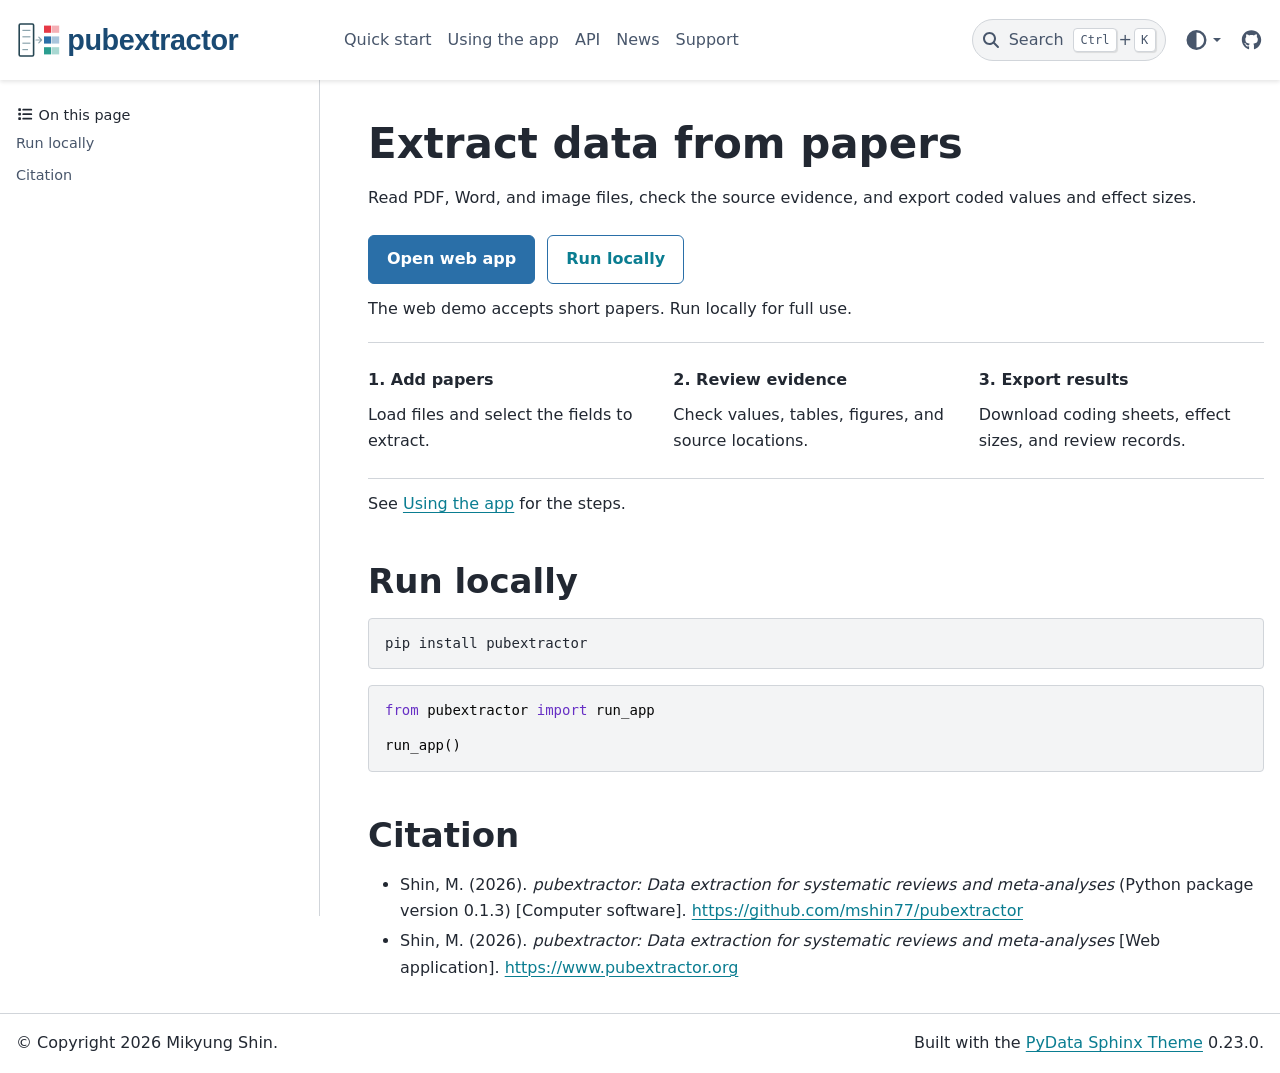
<file: docs/index.html>
<!DOCTYPE html>


<html lang="en" data-content_root="./" >

  <head>
    <meta charset="utf-8" />
    <meta name="viewport" content="width=device-width, initial-scale=1.0" /><meta name="viewport" content="width=device-width, initial-scale=1" />
<meta content="pubextractor reads PDF, Word, and image files, shows the source evidence, and exports coded values and effect sizes for systematic reviews and meta-analyses." name="description" />

    <title>Extract data from papers &#8212; pubextractor</title>
  
  
  
  <script data-cfasync="false">
    document.documentElement.dataset.mode = localStorage.getItem("mode") || "";
    document.documentElement.dataset.theme = localStorage.getItem("theme") || "";
  </script>
  <!--
    this give us a css class that will be invisible only if js is disabled
  -->
  <noscript>
    <style>
      .pst-js-only { display: none !important; }

    </style>
  </noscript>
  
  <!-- Loaded before other Sphinx assets -->
  <link href="_static/styles/theme.css" rel="stylesheet" />
<link href="_static/styles/pydata-sphinx-theme.css" rel="stylesheet" />

    <link rel="stylesheet" type="text/css" href="_static/pygments.css" />
    <link rel="stylesheet" type="text/css" href="_static/custom.css" />
  
  <!-- So that users can add custom icons -->
  <script defer src="_static/scripts/fontawesome.js"></script>
  <!-- Pre-loaded scripts that we'll load fully later -->
  <link rel="preload" as="script" href="_static/scripts/bootstrap.js" />
<link rel="preload" as="script" href="_static/scripts/pydata-sphinx-theme.js" />

    <script src="_static/documentation_options.js"></script>
    <script src="_static/doctools.js"></script>
    <script src="_static/sphinx_highlight.js"></script>
    <script>DOCUMENTATION_OPTIONS.pagename = 'index';</script>
    <script>DOCUMENTATION_OPTIONS.search_as_you_type = false;</script>
    <link rel="canonical" href="https://mshin77.github.io/pubextractor/" />
    <link rel="index" title="Index" href="genindex.html" />
    <link rel="search" title="Search" href="search.html" />
    <link rel="next" title="Getting Started" href="getting-started.html" />
  <meta name="viewport" content="width=device-width, initial-scale=1"/>
  <meta name="color-scheme" content="light dark"/>
  <meta name="docsearch:language" content="en"/>
  <meta name="docsearch:version" content="" />
  
    
    <script src="_static/searchtools.js"></script>
    <script src="_static/language_data.js"></script>
    <script src="searchindex.js"></script>
  
  </head>
  <body data-default-mode="">
  
  
  <div id="pst-skip-link" class="skip-link d-print-none"><a href="#main-content">Skip to main content</a></div>

  
  <div id="pst-scroll-pixel-helper"></div>
  
  <button type="button" class="btn rounded-pill" id="pst-back-to-top">
    <i class="fa-solid fa-arrow-up"></i>Back to top</button>
  
  
  
  
  <dialog id="pst-search-dialog">
    
<form class="bd-search d-flex align-items-center"
      action="search.html"
      method="get">
  <i class="fa-solid fa-magnifying-glass"></i>
  <input type="search"
         class="form-control"
         name="q"
         placeholder="Search the docs ..."
         aria-label="Search the docs ..."
         autocomplete="off"
         autocorrect="off"
         autocapitalize="off"
         spellcheck="false"/>
  <span class="search-button__kbd-shortcut"><kbd class="kbd-shortcut__modifier">Ctrl</kbd>+<kbd>K</kbd></span>
</form>
  </dialog>

  <div class="pst-async-banner-revealer d-none">
  <aside id="bd-header-version-warning" class="d-none d-print-none" aria-label="Version warning"></aside>
</div>

  
    <header id="pst-header" class="bd-header navbar navbar-expand-lg bd-navbar d-print-none">
<div class="bd-header__inner bd-page-width">
  <button type="button" class="pst-navbar-icon sidebar-toggle primary-toggle" aria-label="Site navigation">
    <span class="fa-solid fa-bars"></span>
  </button>
  
  
  <div class="col-lg-3 navbar-header-items__start">
    
      <div class="navbar-item">

  
    
  

<a class="navbar-brand logo" href="#">
  
  
  
  
  
    
    
      
    
    
    <img src="_static/logo.svg" class="logo__image only-light" alt="pubextractor - Home"/>
    <img src="_static/logo.svg" class="logo__image only-dark pst-js-only" alt="pubextractor - Home"/>
  
  
</a></div>
    
  </div>
  
  <div class="col-lg-9 navbar-header-items">
    
    <div class="me-auto navbar-header-items__center">
      
        <div class="navbar-item">
<nav>
  <ul class="bd-navbar-elements navbar-nav">
    
<li class="nav-item ">
  <a class="nav-link nav-internal" href="getting-started.html">
    Quick start
  </a>
</li>


<li class="nav-item ">
  <a class="nav-link nav-internal" href="vignettes/using-the-app.html">
    Using the app
  </a>
</li>


<li class="nav-item ">
  <a class="nav-link nav-internal" href="api.html">
    API
  </a>
</li>


<li class="nav-item ">
  <a class="nav-link nav-internal" href="changelog.html">
    News
  </a>
</li>


<li class="nav-item ">
  <a class="nav-link nav-internal" href="support.html">
    Support
  </a>
</li>

  </ul>
</nav></div>
      
    </div>
    
    
    <div class="navbar-header-items__end">
      
        <div class="navbar-item navbar-persistent--container">
          

<button type="button" class="btn search-button-field search-button__button pst-js-only" title="Search" aria-label="Search" data-bs-placement="bottom" data-bs-toggle="tooltip">
 <i class="fa-solid fa-magnifying-glass"></i>
 <span class="search-button__default-text">Search</span>
 <span class="search-button__kbd-shortcut"><kbd class="kbd-shortcut__modifier">Ctrl</kbd>+<kbd class="kbd-shortcut__modifier">K</kbd></span>
</button>
        </div>
      
      
        <div class="navbar-item">

<div class="theme-switch-container dropdown pst-js-only" data-bs-toggle="tooltip" data-bs-placement="bottom" title="Color mode">
  <button type="button" class="btn btn-sm nav-link pst-navbar-icon theme-switch-button dropdown-toggle" aria-label="Color mode" data-bs-toggle="dropdown">
    <i class="theme-switch fa-solid fa-sun fa-lg fa-fw" data-mode="light" title="Light"></i>
    <i class="theme-switch fa-solid fa-moon fa-lg fa-fw" data-mode="dark" title="Dark"></i>
    <i class="theme-switch fa-solid fa-circle-half-stroke fa-lg fa-fw" data-mode="auto" title="System Settings"></i>
  </button>
  <ul class="dropdown-menu dropdown-menu-end">
    <li><button type="button" class="dropdown-item d-flex align-items-center theme-change-button" data-mode="auto"><i class="fa-solid fa-circle-half-stroke fa-lg fa-fw me-1"></i>System Settings</button></li>
    <li><button type="button" class="dropdown-item d-flex align-items-center theme-change-button" data-mode="light"><i class="fa-solid fa-sun fa-lg fa-fw me-1"></i>Light</button></li>
    <li><button type="button" class="dropdown-item d-flex align-items-center theme-change-button" data-mode="dark"><i class="fa-solid fa-moon fa-lg fa-fw me-1"></i>Dark</button></li>
  </ul>
</div></div>
      
        <div class="navbar-item"><ul class="navbar-icon-links"
    aria-label="Icon Links">
        <li class="nav-item">
          
          
          
          
          
          
          
          
          <a href="https://github.com/mshin77/pubextractor" title="GitHub" class="nav-link pst-navbar-icon" rel="noopener" target="_blank" data-bs-toggle="tooltip" data-bs-placement="bottom"><i class="fa-brands fa-github fa-lg" aria-hidden="true"></i><span class="visually-hidden">GitHub</span></a>
        </li>
</ul></div>
      
    </div>
    
  </div>
  
  
    <div class="navbar-persistent--mobile">

<button type="button" class="btn search-button-field search-button__button pst-js-only" title="Search" aria-label="Search" data-bs-placement="bottom" data-bs-toggle="tooltip">
 <i class="fa-solid fa-magnifying-glass"></i>
 <span class="search-button__default-text">Search</span>
 <span class="search-button__kbd-shortcut"><kbd class="kbd-shortcut__modifier">Ctrl</kbd>+<kbd class="kbd-shortcut__modifier">K</kbd></span>
</button>
    </div>
  

  
</div>

    </header>
  

  <div class="bd-container">
    <div class="bd-container__inner bd-page-width">
      
      
      
        
      
      <dialog id="pst-primary-sidebar-modal"></dialog>
      <div id="pst-primary-sidebar" class="bd-sidebar-primary bd-sidebar">
        

  
  <div class="sidebar-header-items sidebar-primary__section">
    
    
      <div class="sidebar-header-items__center">
        
          
          
            <div class="navbar-item">
<nav>
  <ul class="bd-navbar-elements navbar-nav">
    
<li class="nav-item ">
  <a class="nav-link nav-internal" href="getting-started.html">
    Quick start
  </a>
</li>


<li class="nav-item ">
  <a class="nav-link nav-internal" href="vignettes/using-the-app.html">
    Using the app
  </a>
</li>


<li class="nav-item ">
  <a class="nav-link nav-internal" href="api.html">
    API
  </a>
</li>


<li class="nav-item ">
  <a class="nav-link nav-internal" href="changelog.html">
    News
  </a>
</li>


<li class="nav-item ">
  <a class="nav-link nav-internal" href="support.html">
    Support
  </a>
</li>

  </ul>
</nav></div>
          
        
      </div>
    
    
    
      <div class="sidebar-header-items__end">
        
          <div class="navbar-item">

<div class="theme-switch-container dropdown pst-js-only" data-bs-toggle="tooltip" data-bs-placement="bottom" title="Color mode">
  <button type="button" class="btn btn-sm nav-link pst-navbar-icon theme-switch-button dropdown-toggle" aria-label="Color mode" data-bs-toggle="dropdown">
    <i class="theme-switch fa-solid fa-sun fa-lg fa-fw" data-mode="light" title="Light"></i>
    <i class="theme-switch fa-solid fa-moon fa-lg fa-fw" data-mode="dark" title="Dark"></i>
    <i class="theme-switch fa-solid fa-circle-half-stroke fa-lg fa-fw" data-mode="auto" title="System Settings"></i>
  </button>
  <ul class="dropdown-menu dropdown-menu-end">
    <li><button type="button" class="dropdown-item d-flex align-items-center theme-change-button" data-mode="auto"><i class="fa-solid fa-circle-half-stroke fa-lg fa-fw me-1"></i>System Settings</button></li>
    <li><button type="button" class="dropdown-item d-flex align-items-center theme-change-button" data-mode="light"><i class="fa-solid fa-sun fa-lg fa-fw me-1"></i>Light</button></li>
    <li><button type="button" class="dropdown-item d-flex align-items-center theme-change-button" data-mode="dark"><i class="fa-solid fa-moon fa-lg fa-fw me-1"></i>Dark</button></li>
  </ul>
</div></div>
        
          <div class="navbar-item"><ul class="navbar-icon-links"
    aria-label="Icon Links">
        <li class="nav-item">
          
          
          
          
          
          
          
          
          <a href="https://github.com/mshin77/pubextractor" title="GitHub" class="nav-link pst-navbar-icon" rel="noopener" target="_blank" data-bs-toggle="tooltip" data-bs-placement="bottom"><i class="fa-brands fa-github fa-lg" aria-hidden="true"></i><span class="visually-hidden">GitHub</span></a>
        </li>
</ul></div>
        
      </div>
    
  </div>
  
    <div class="sidebar-primary-items__start sidebar-primary__section">
        <div class="sidebar-primary-item">
<div
    id="pst-page-navigation-heading-2"
    class="page-toc tocsection onthispage">
    <i class="fa-solid fa-list"></i> On this page
  </div>
  <nav id="pst-page-toc-nav" class="page-toc" aria-labelledby="pst-page-navigation-heading-2">
    <ul class="pst-show_toc_level nav section-nav flex-column">
<li class="toc-h2 nav-item toc-entry"><a class="reference internal nav-link" href="#run-locally">Run locally</a></li>
<li class="toc-h2 nav-item toc-entry"><a class="reference internal nav-link" href="#citation">Citation</a></li>
</ul>
  </nav></div>
    </div>
  
  
  <div class="sidebar-primary-items__end sidebar-primary__section">
      <div class="sidebar-primary-item">
<div id="ethical-ad-placement"
      class="flat"
      data-ea-publisher="readthedocs"
      data-ea-type="readthedocs-sidebar"
      data-ea-manual="true">
</div></div>
  </div>


      </div>
      
      <main id="main-content" class="bd-main" role="main">
        
        
          <div class="bd-content">
            <div class="bd-article-container">
              
              <div class="bd-header-article d-print-none"></div>
              
              
              
                
<div id="searchbox"></div>
                <article class="bd-article">
                  
  <section id="extract-data-from-papers">
<h1>Extract data from papers<a class="headerlink" href="#extract-data-from-papers" title="Link to this heading"></a></h1>
<p>Read PDF, Word, and image files, check the source evidence, and export coded values and effect sizes.</p>
<div class="app-actions">
<a class="app-action primary" href="https://www.pubextractor.org">Open web app</a>
<a class="app-action" href="#run-locally">Run locally</a>
</div>
<p>The web demo accepts short papers. Run locally for full use.</p>
<div class="review-steps">
<div><strong>1. Add papers</strong><p>Load files and select the fields to extract.</p></div>
<div><strong>2. Review evidence</strong><p>Check values, tables, figures, and source locations.</p></div>
<div><strong>3. Export results</strong><p>Download coding sheets, effect sizes, and review records.</p></div>
</div>
<p>See <a class="reference internal" href="vignettes/using-the-app.html"><span class="std std-doc">Using the app</span></a> for the steps.</p>
<section id="run-locally">
<h2>Run locally<a class="headerlink" href="#run-locally" title="Link to this heading"></a></h2>
<div class="highlight-bash notranslate"><div class="highlight"><pre><span></span>pip<span class="w"> </span>install<span class="w"> </span>pubextractor
</pre></div>
</div>
<div class="highlight-python notranslate"><div class="highlight"><pre><span></span><span class="kn">from</span><span class="w"> </span><span class="nn">pubextractor</span><span class="w"> </span><span class="kn">import</span> <span class="n">run_app</span>

<span class="n">run_app</span><span class="p">()</span>
</pre></div>
</div>
</section>
<section id="citation">
<h2>Citation<a class="headerlink" href="#citation" title="Link to this heading"></a></h2>
<ul class="simple">
<li><p>Shin, M. (2026). <em>pubextractor: Data extraction for systematic reviews and meta-analyses</em> (Python package version 0.1.3) [Computer software]. <a href="https://github.com/mshin77/pubextractor">https://github.com/mshin77/pubextractor</a></p></li>
<li><p>Shin, M. (2026). <em>pubextractor: Data extraction for systematic reviews and meta-analyses</em> [Web application]. <a href="https://www.pubextractor.org">https://www.pubextractor.org</a></p></li>
</ul>
<div class="toctree-wrapper compound">
</div>
</section>
</section>


                </article>
              
              
              
              
              
            </div>
            
            
              
            
          </div>
          <footer class="bd-footer-content">
            
          </footer>
        
      </main>
    </div>
  </div>
  
  <!-- Scripts loaded after <body> so the DOM is not blocked -->
  <script defer src="_static/scripts/bootstrap.js"></script>
<script defer src="_static/scripts/pydata-sphinx-theme.js"></script>

  <footer class="bd-footer">
<div class="bd-footer__inner bd-page-width">
  
    <div class="footer-items__start">
      
        <div class="footer-item">

  <p class="copyright">
    
      © Copyright 2026 Mikyung Shin.
      <br/>
    
  </p>
</div>
      
    </div>
  
  
  
    <div class="footer-items__end">
      
        <div class="footer-item">
<p class="theme-version">
  <!-- # L10n: Setting the PST URL as an argument as this does not need to be localized -->
  Built with the <a href="https://pydata-sphinx-theme.readthedocs.io/en/stable/index.html">PyData Sphinx Theme</a> 0.23.0.
</p></div>
      
    </div>
  
</div>

  </footer>
  </body>
</html>
</file>
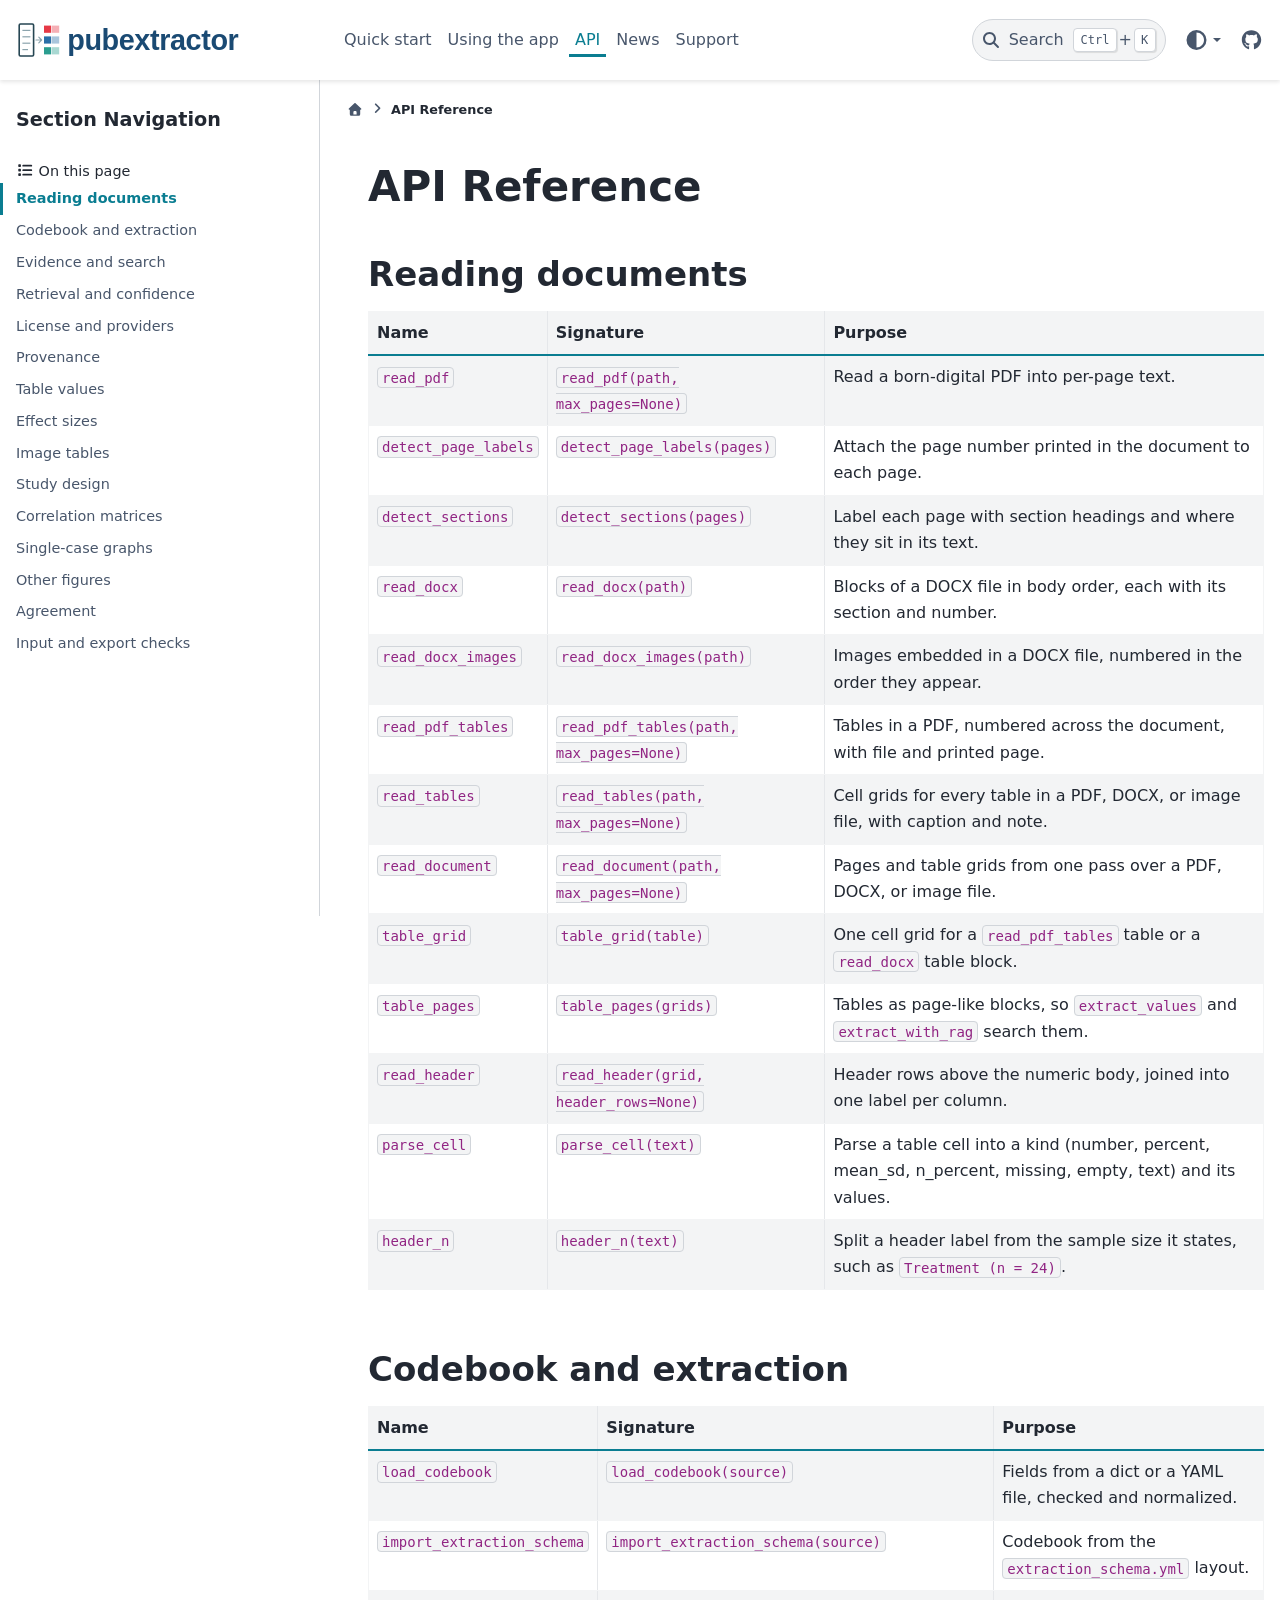
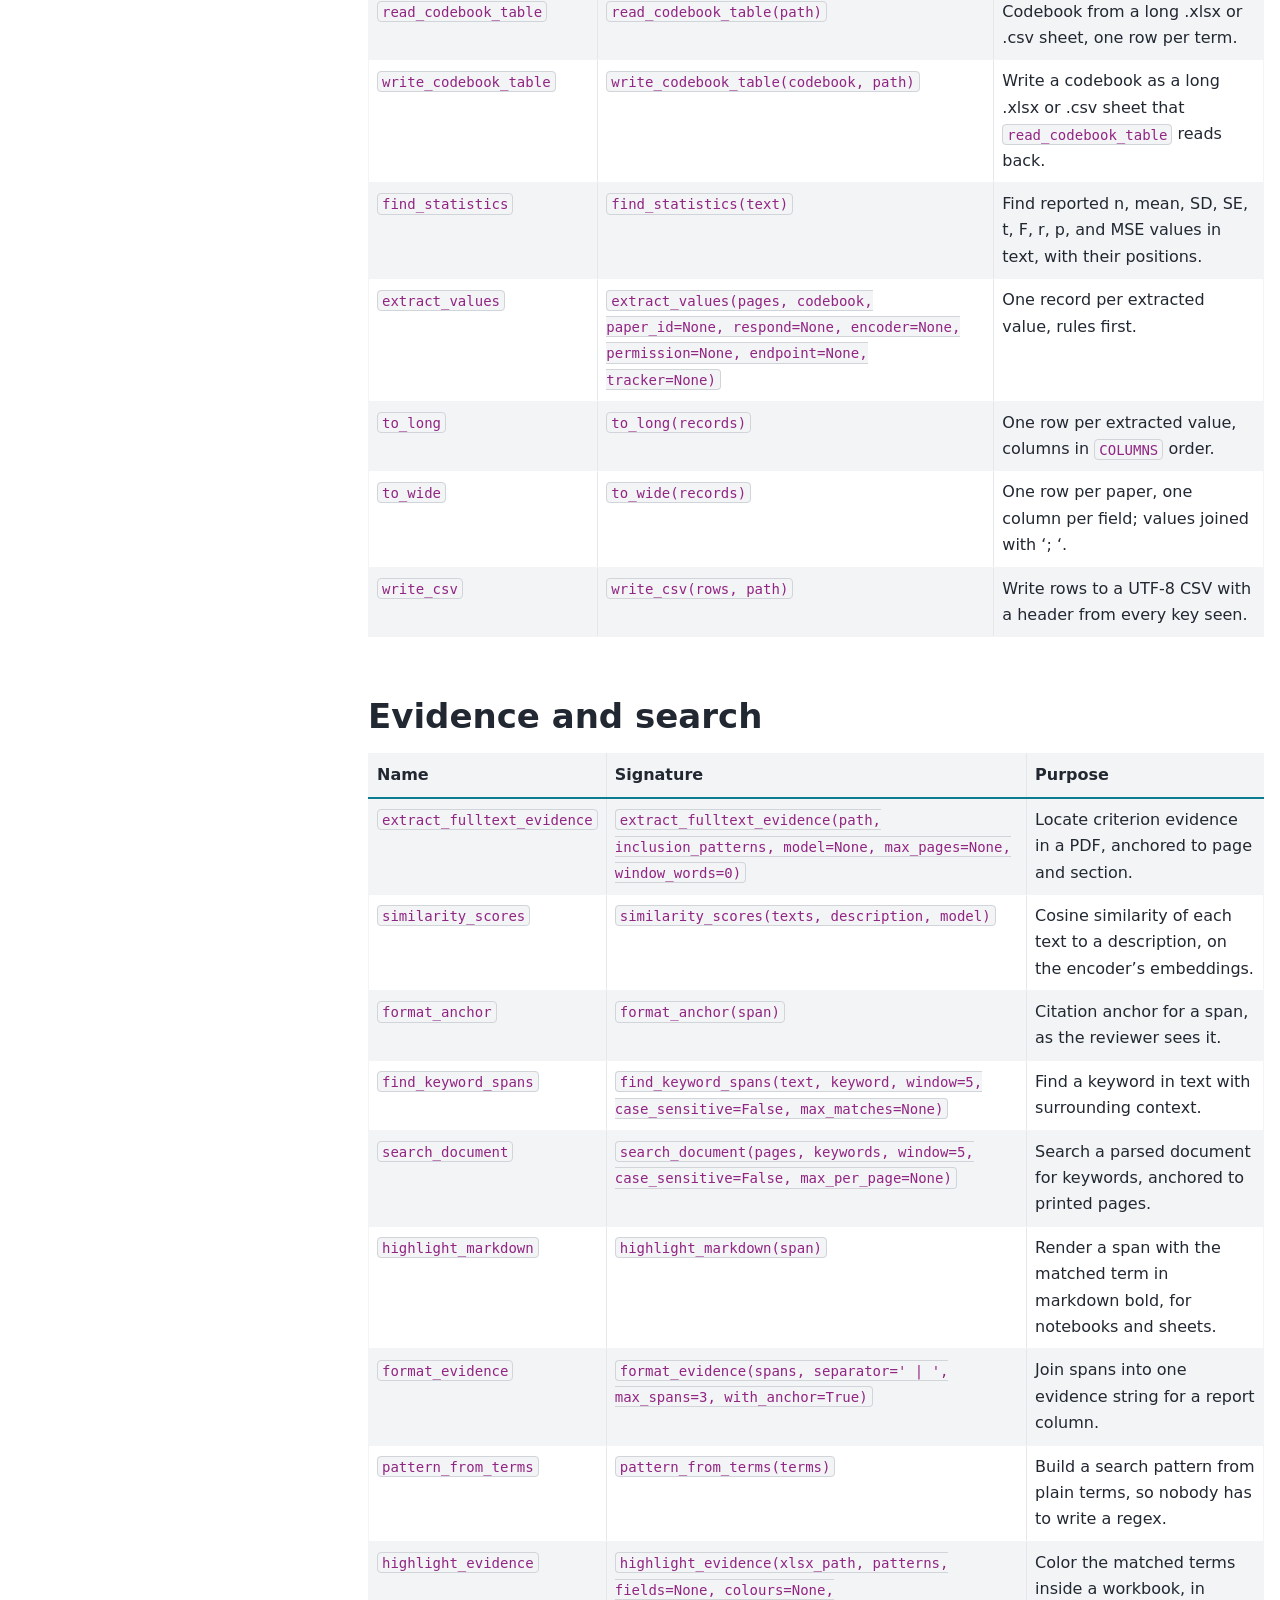
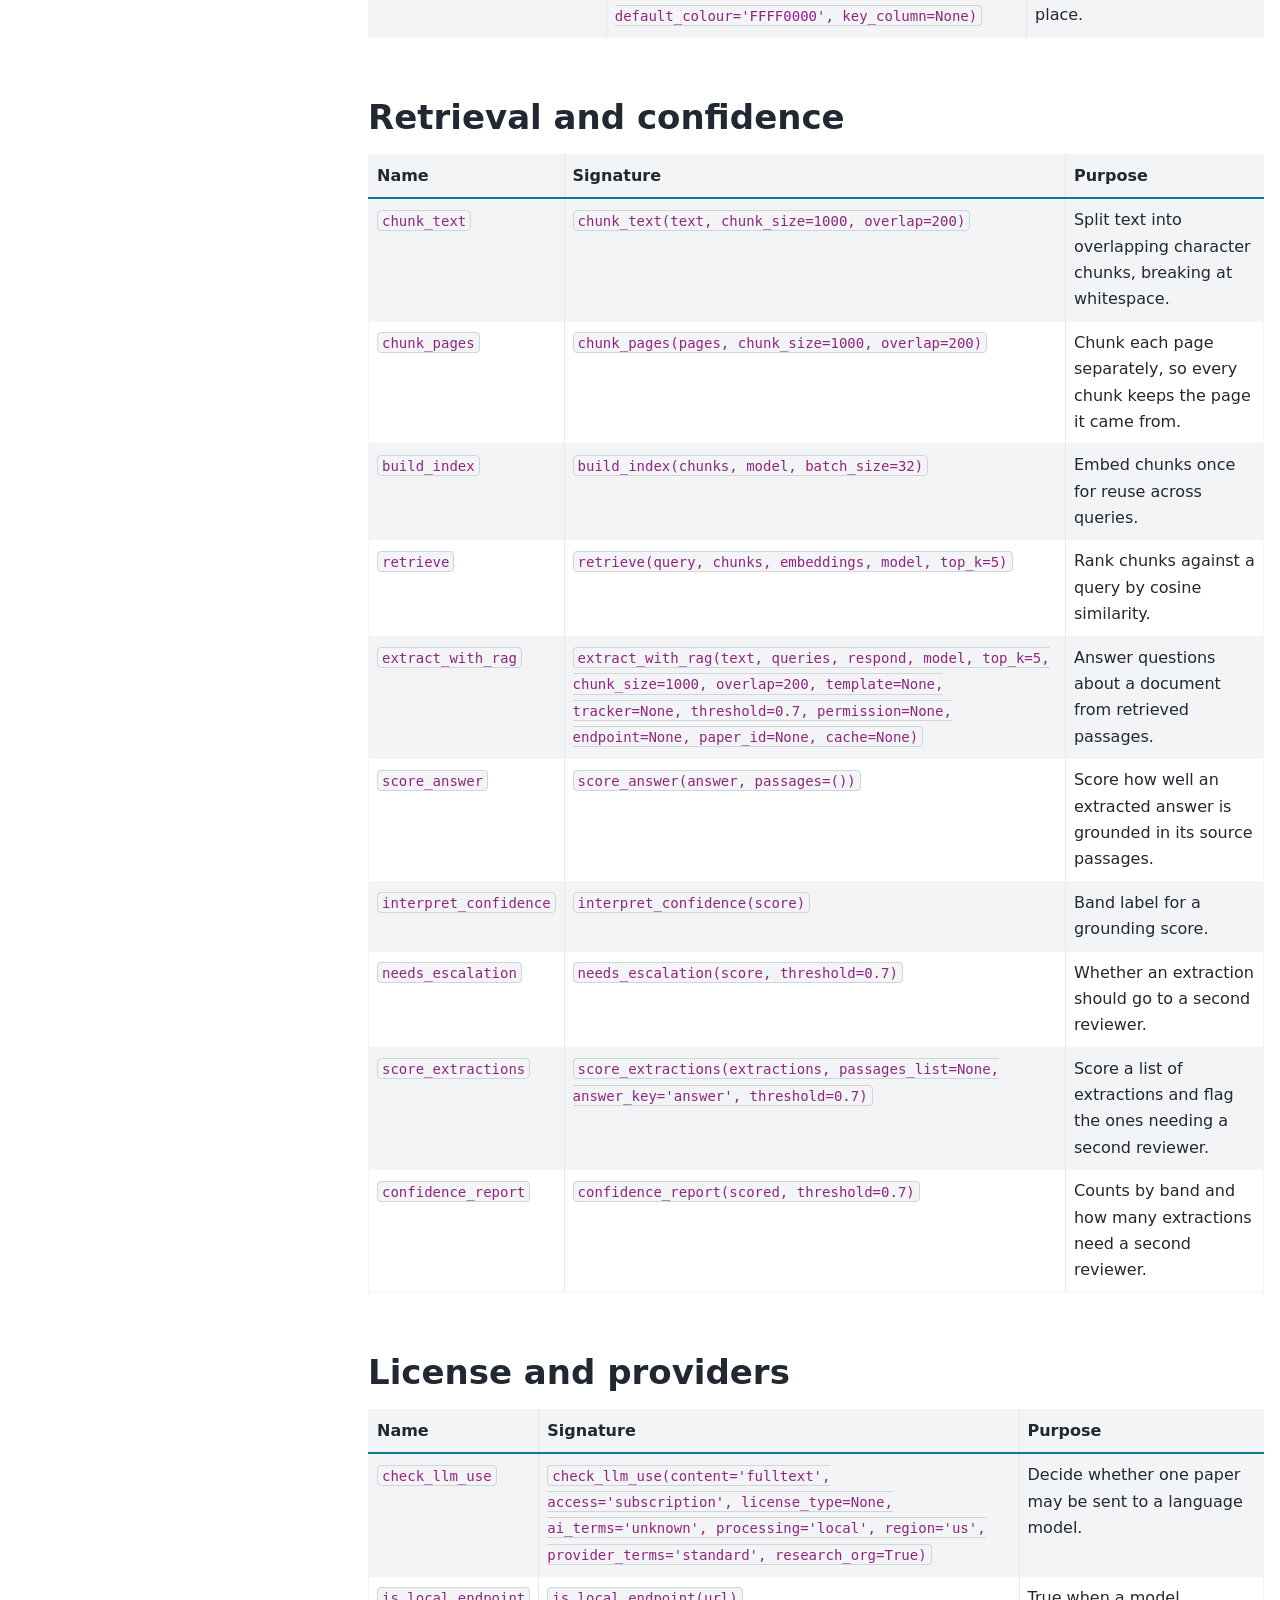
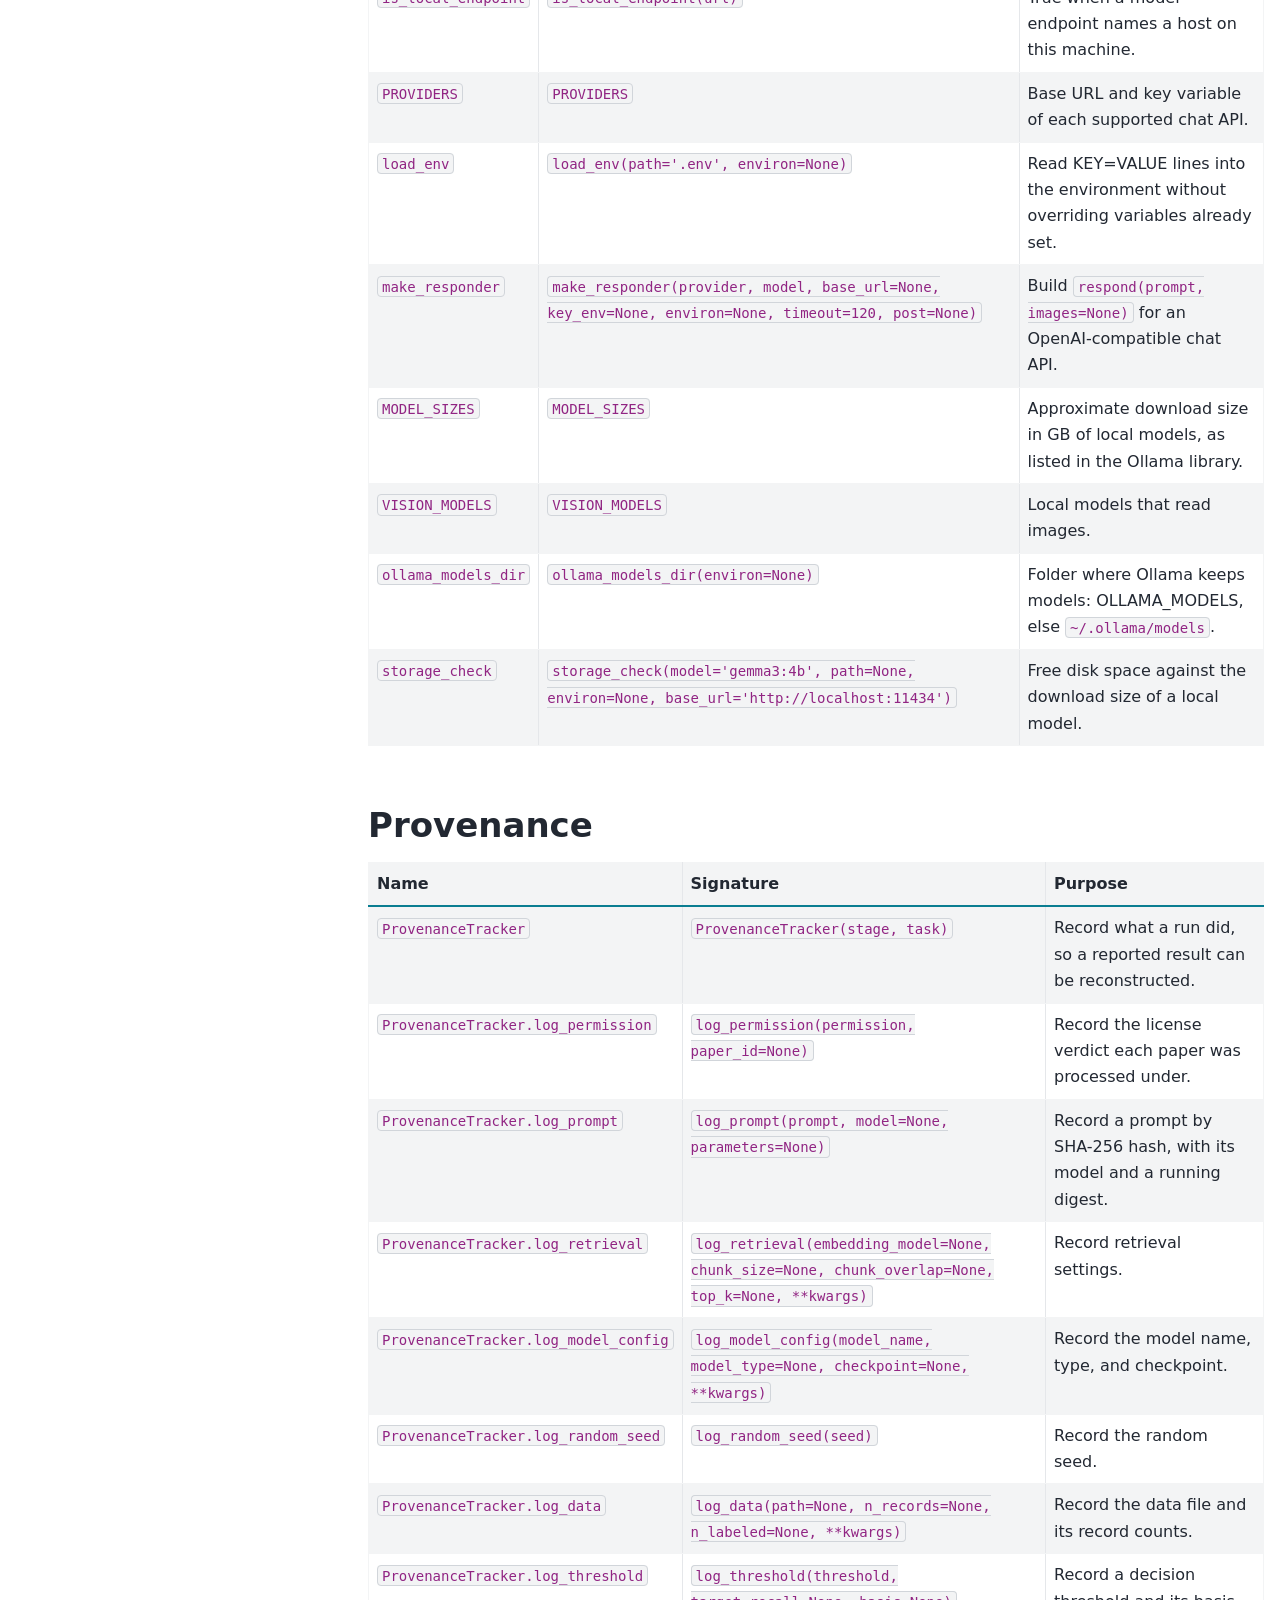
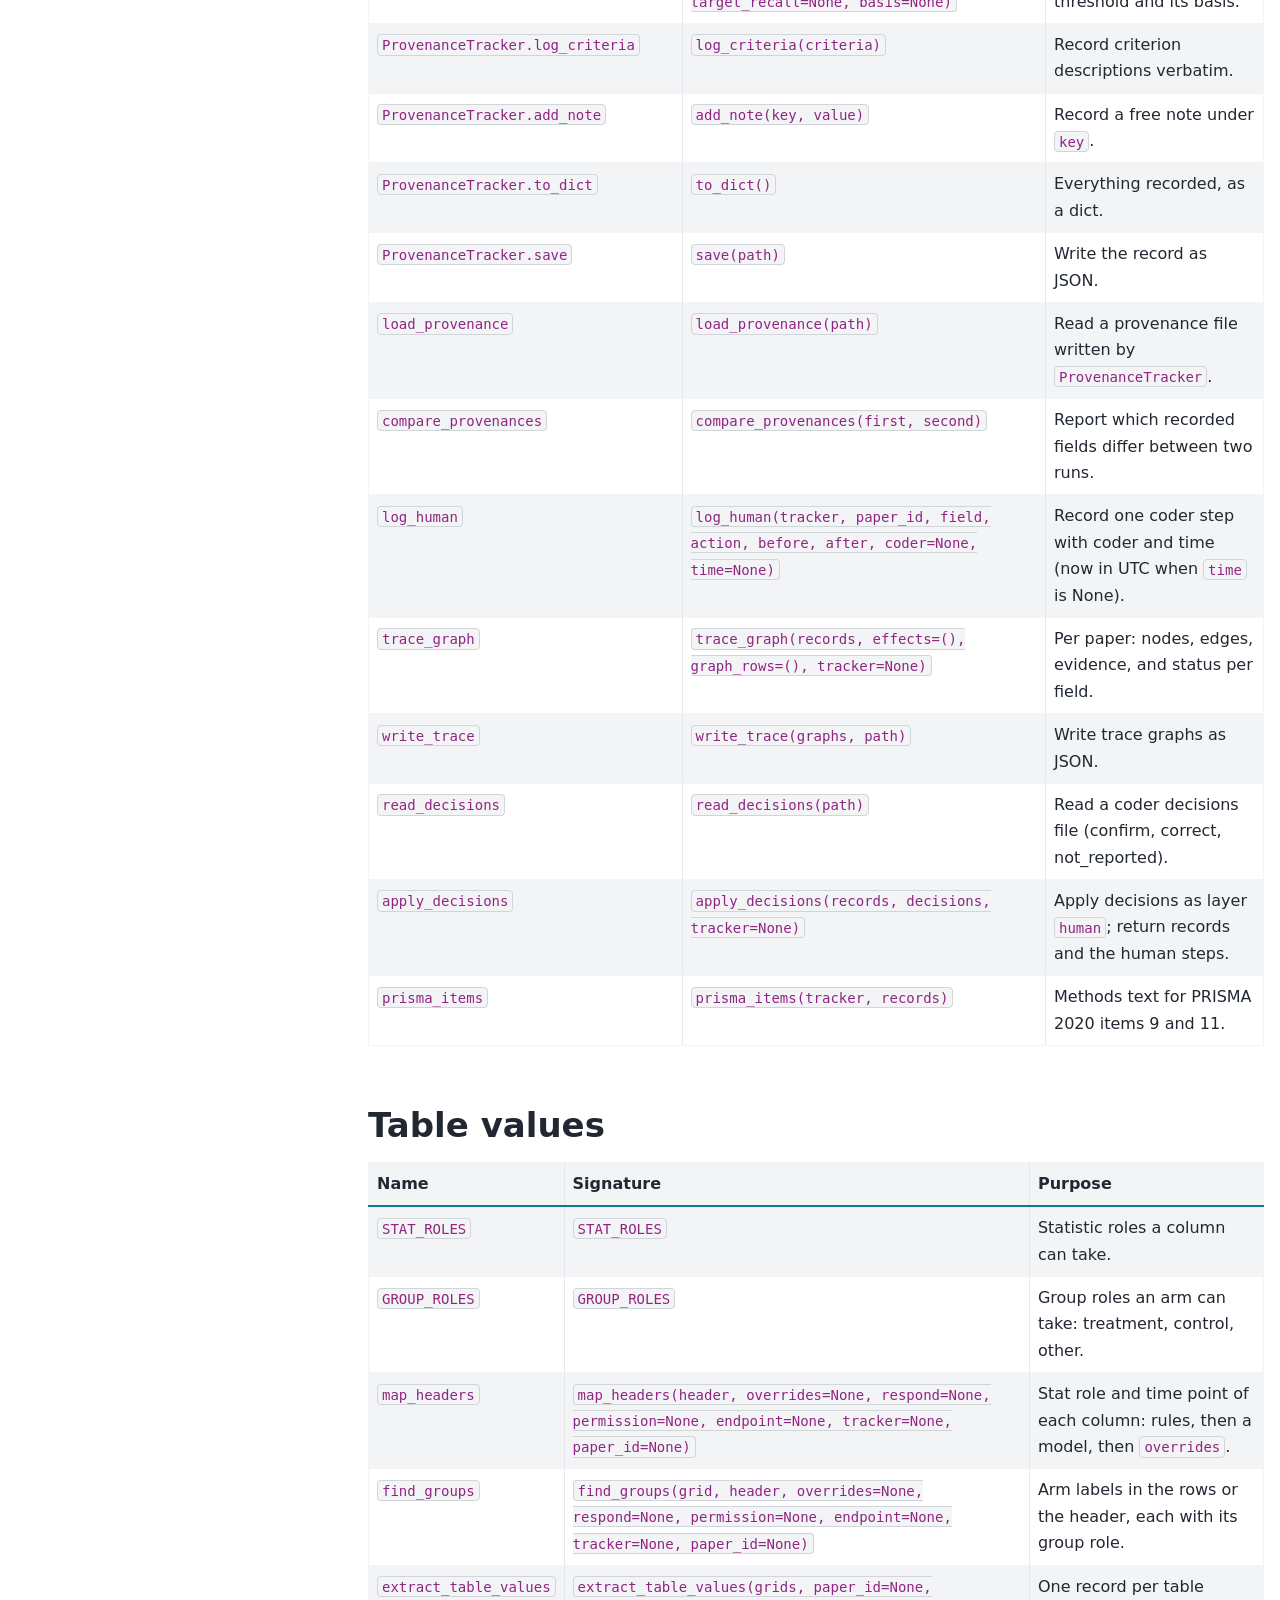
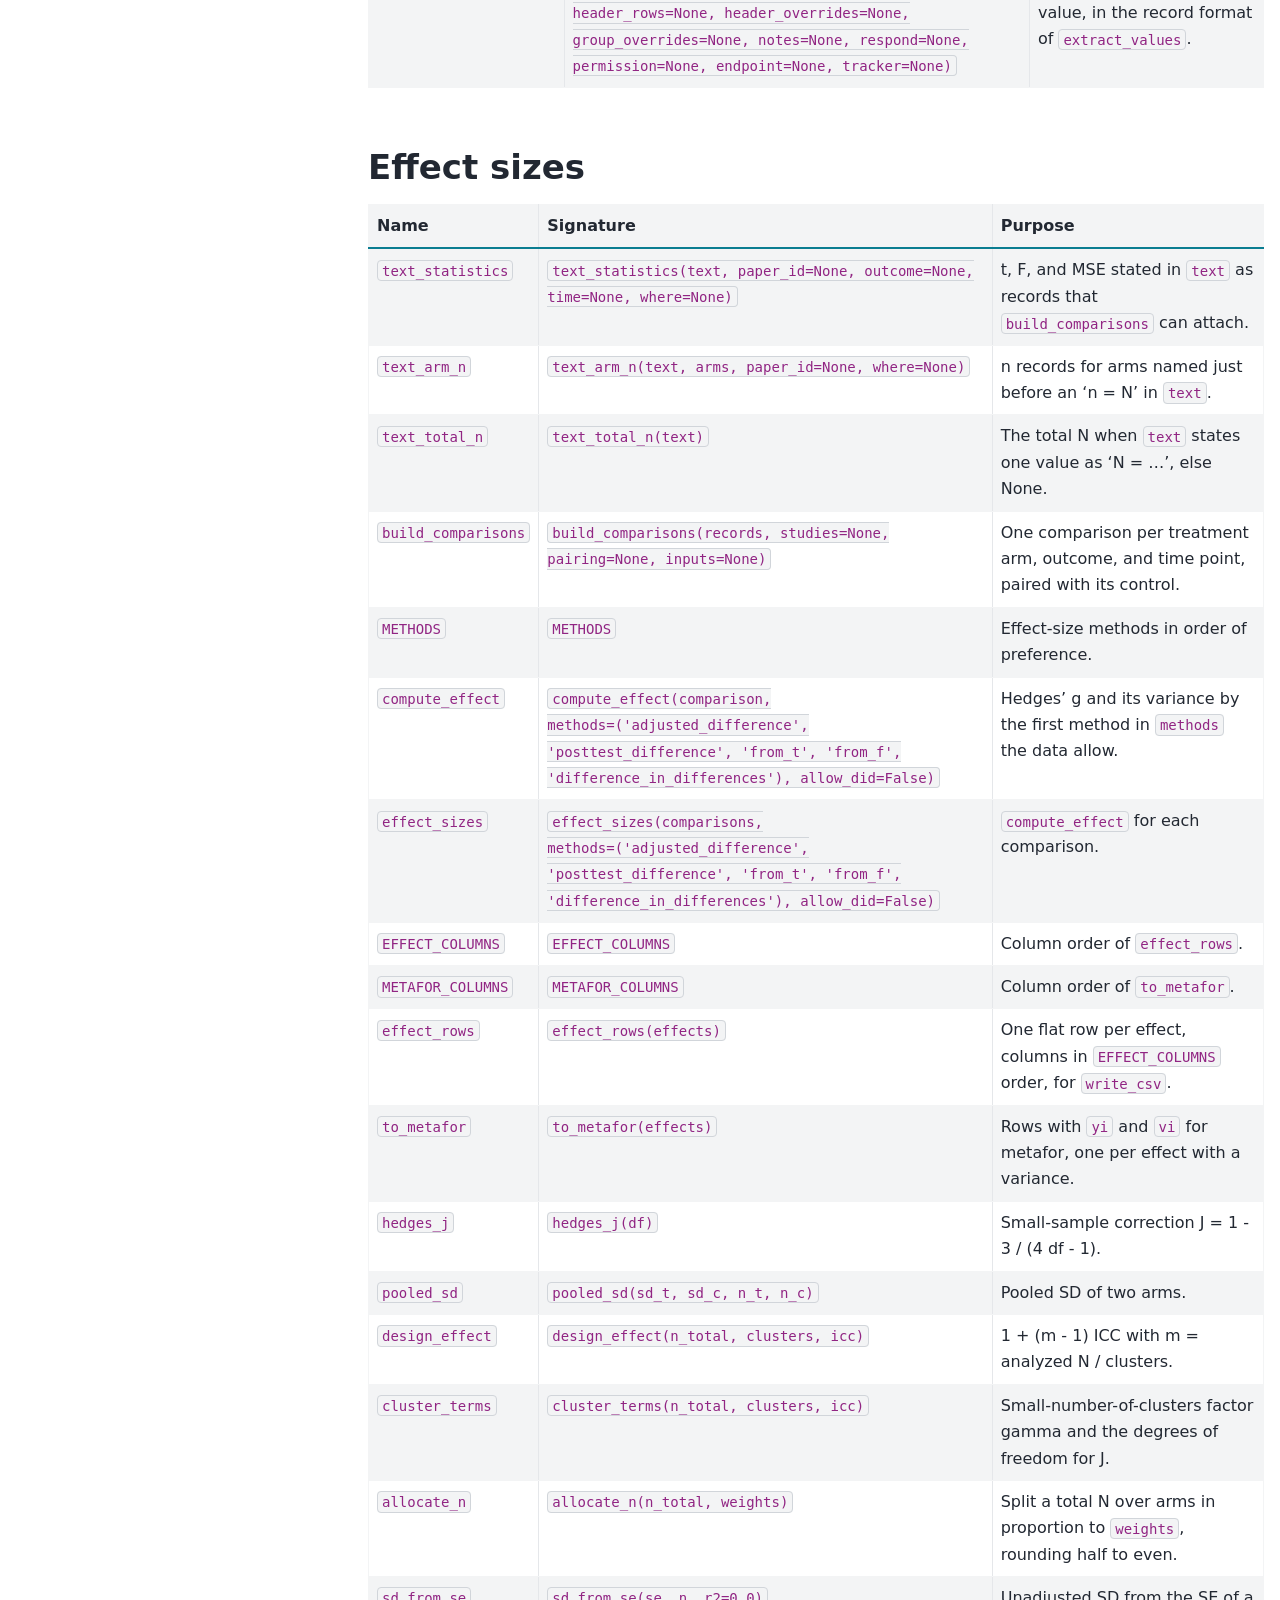
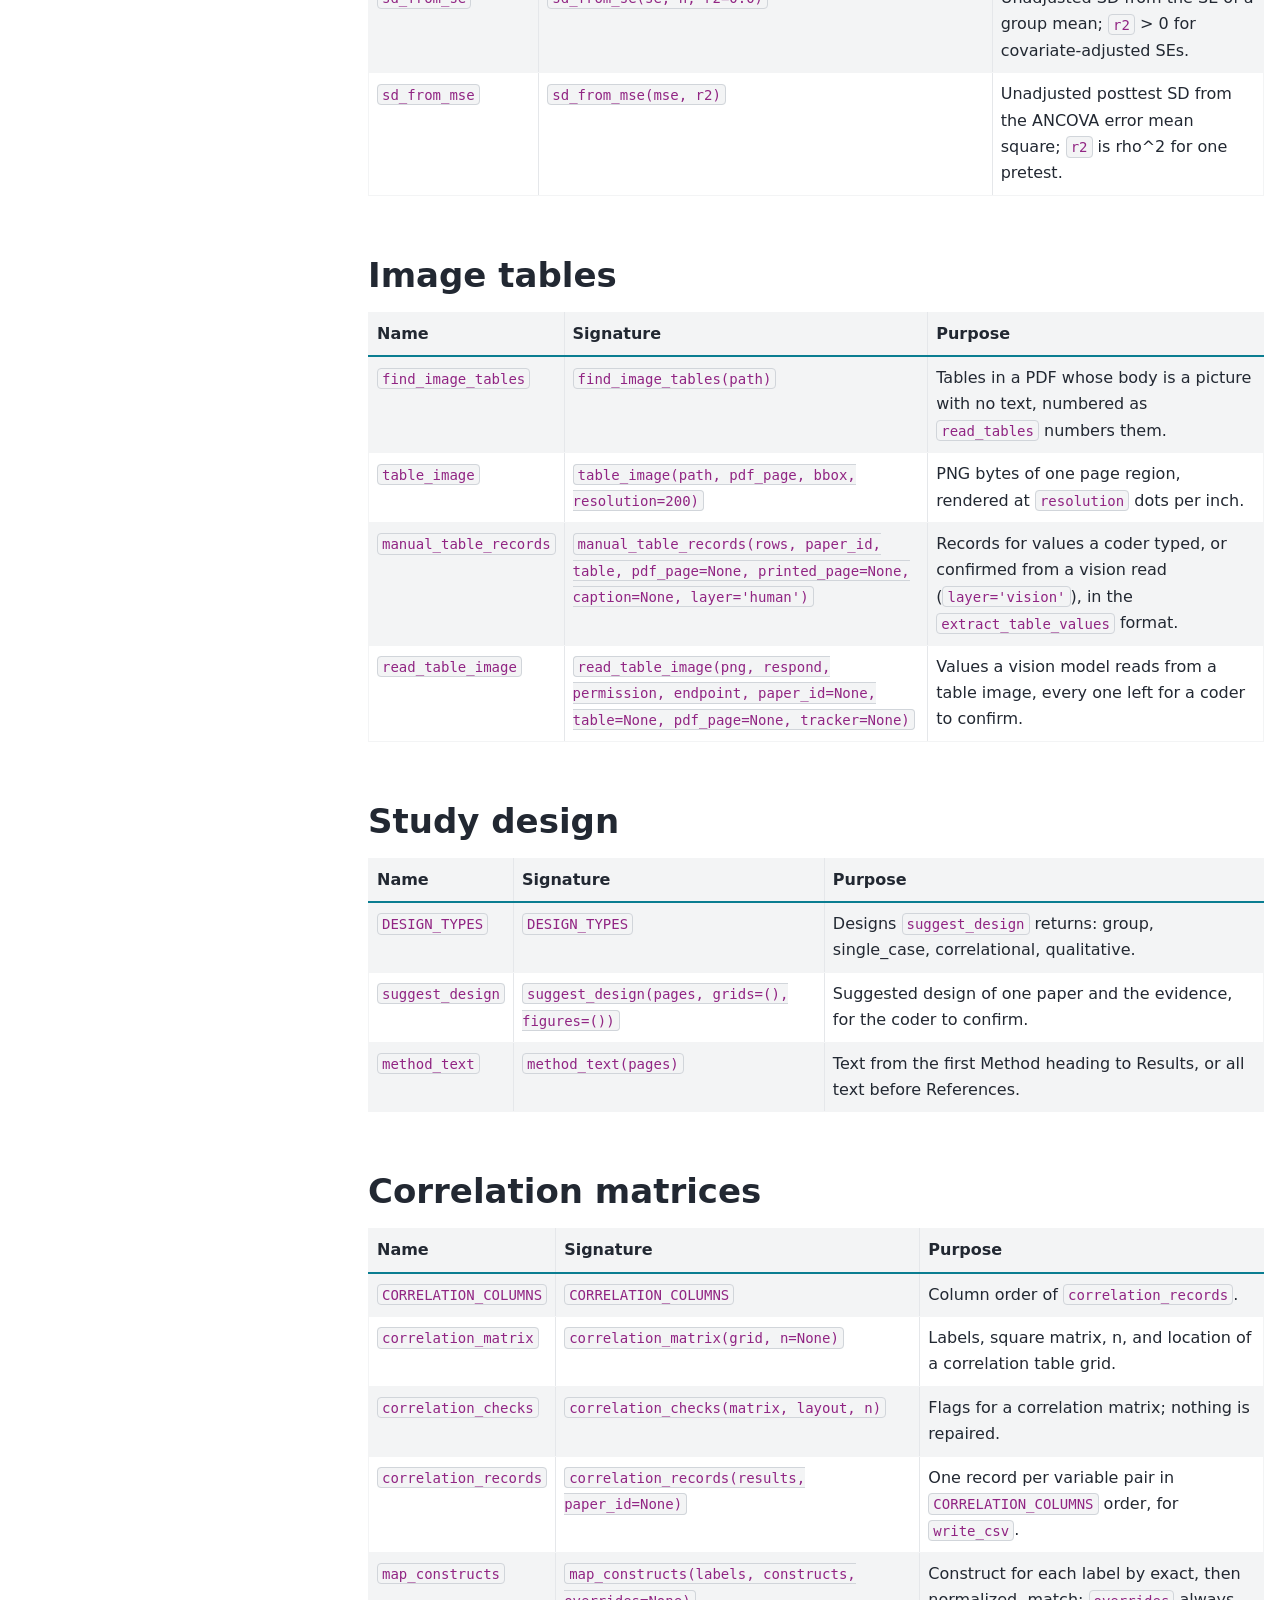
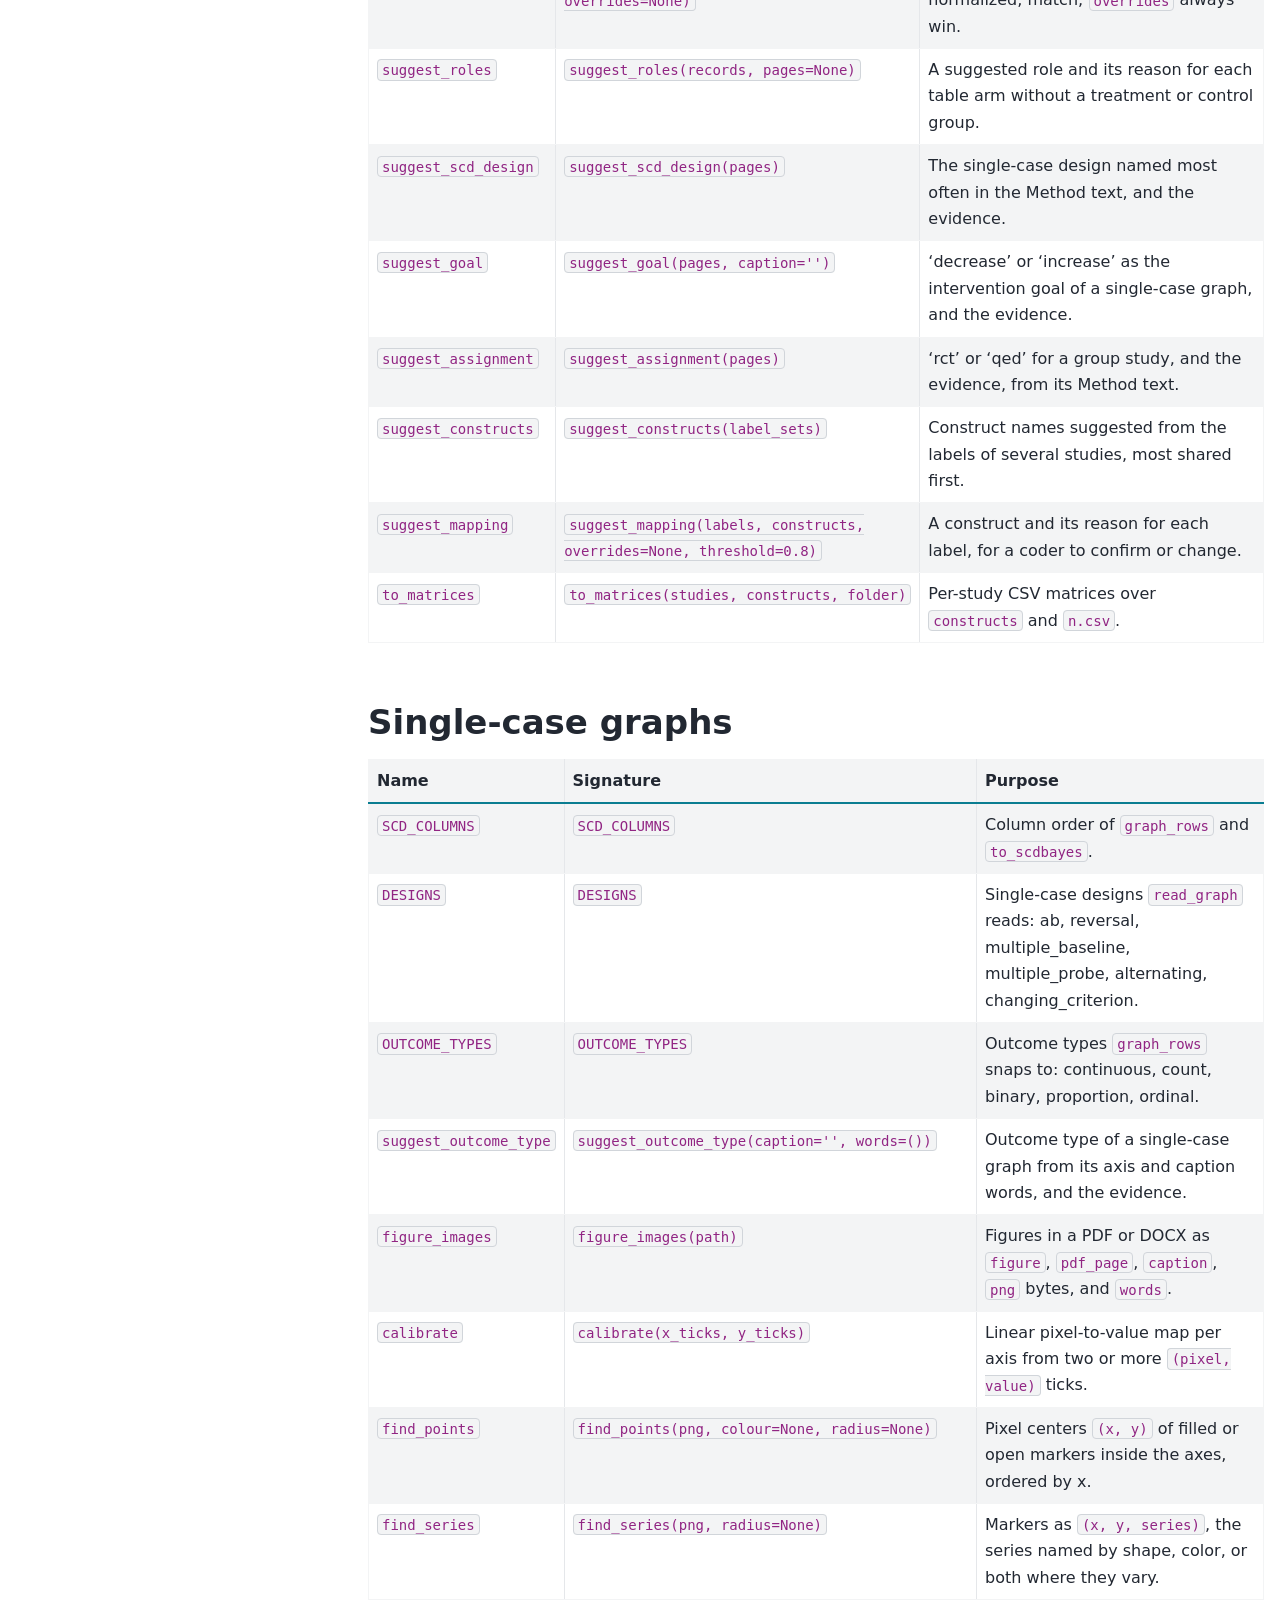
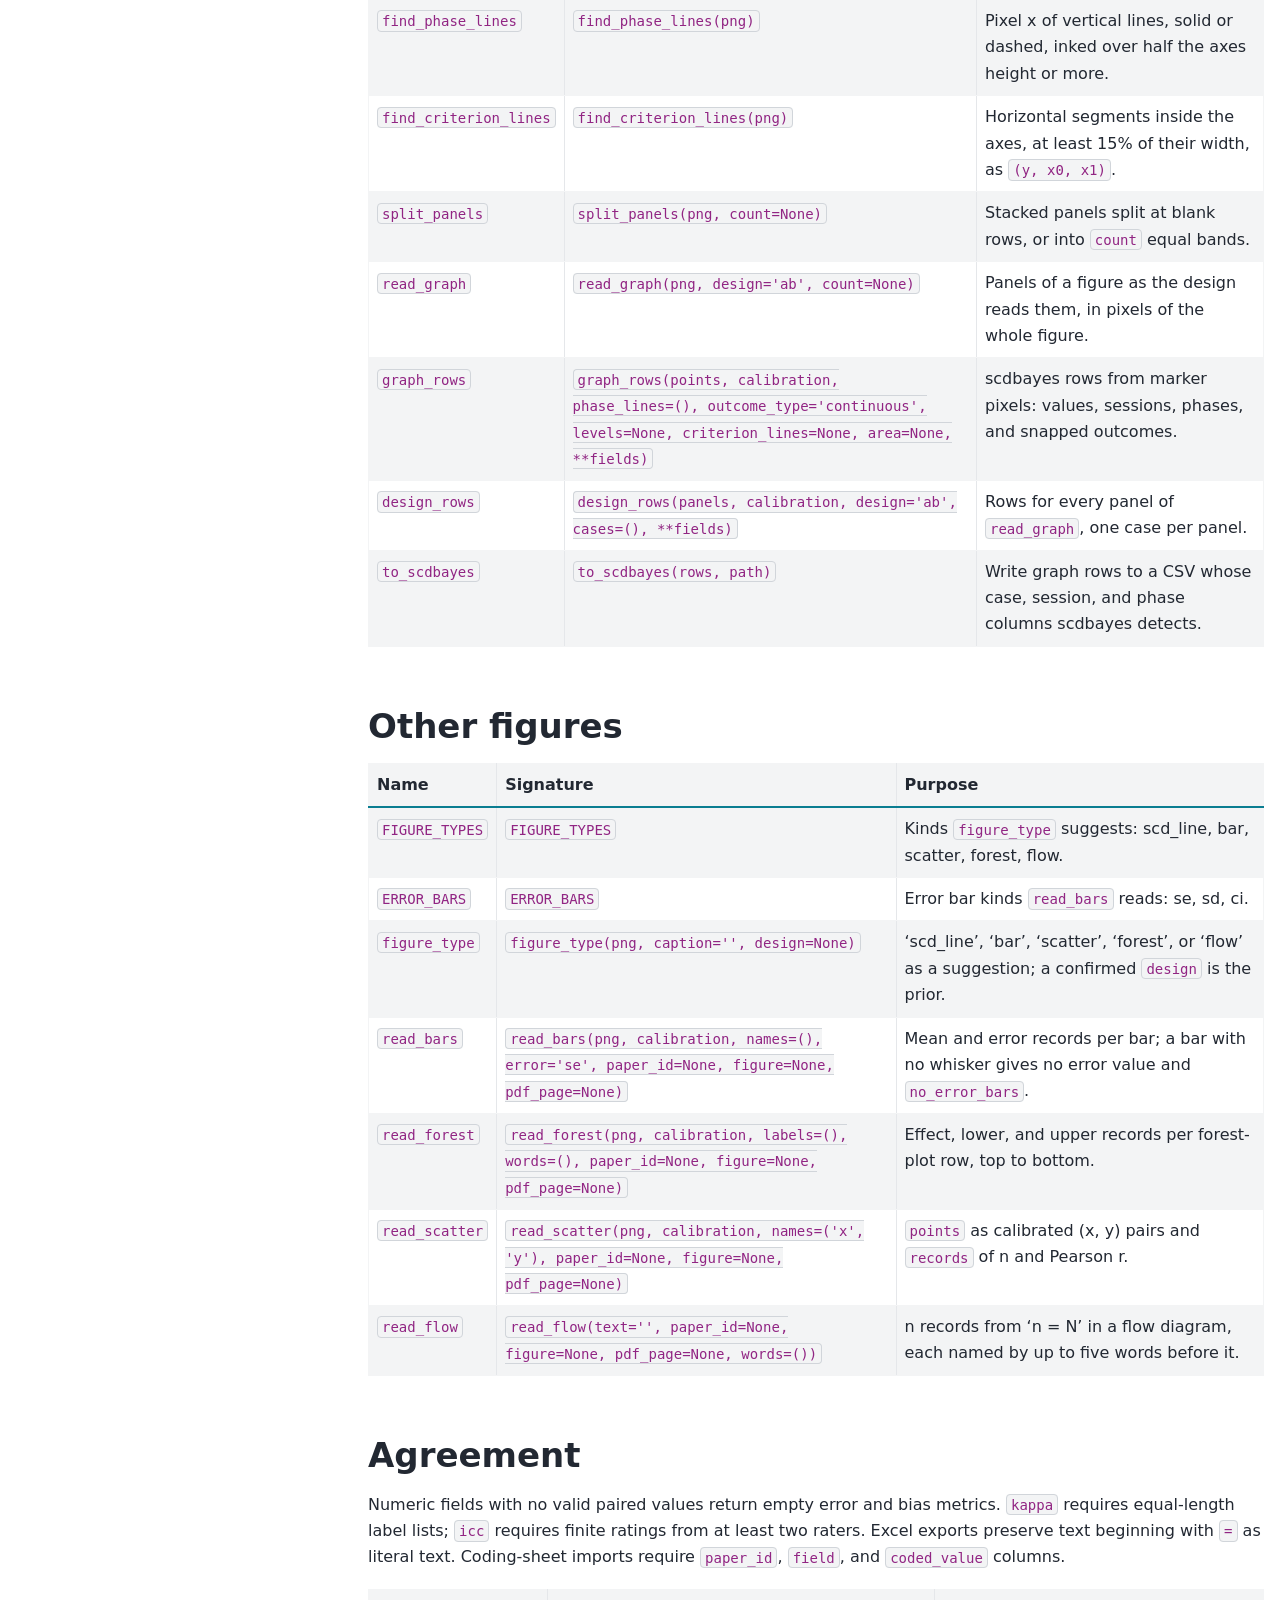
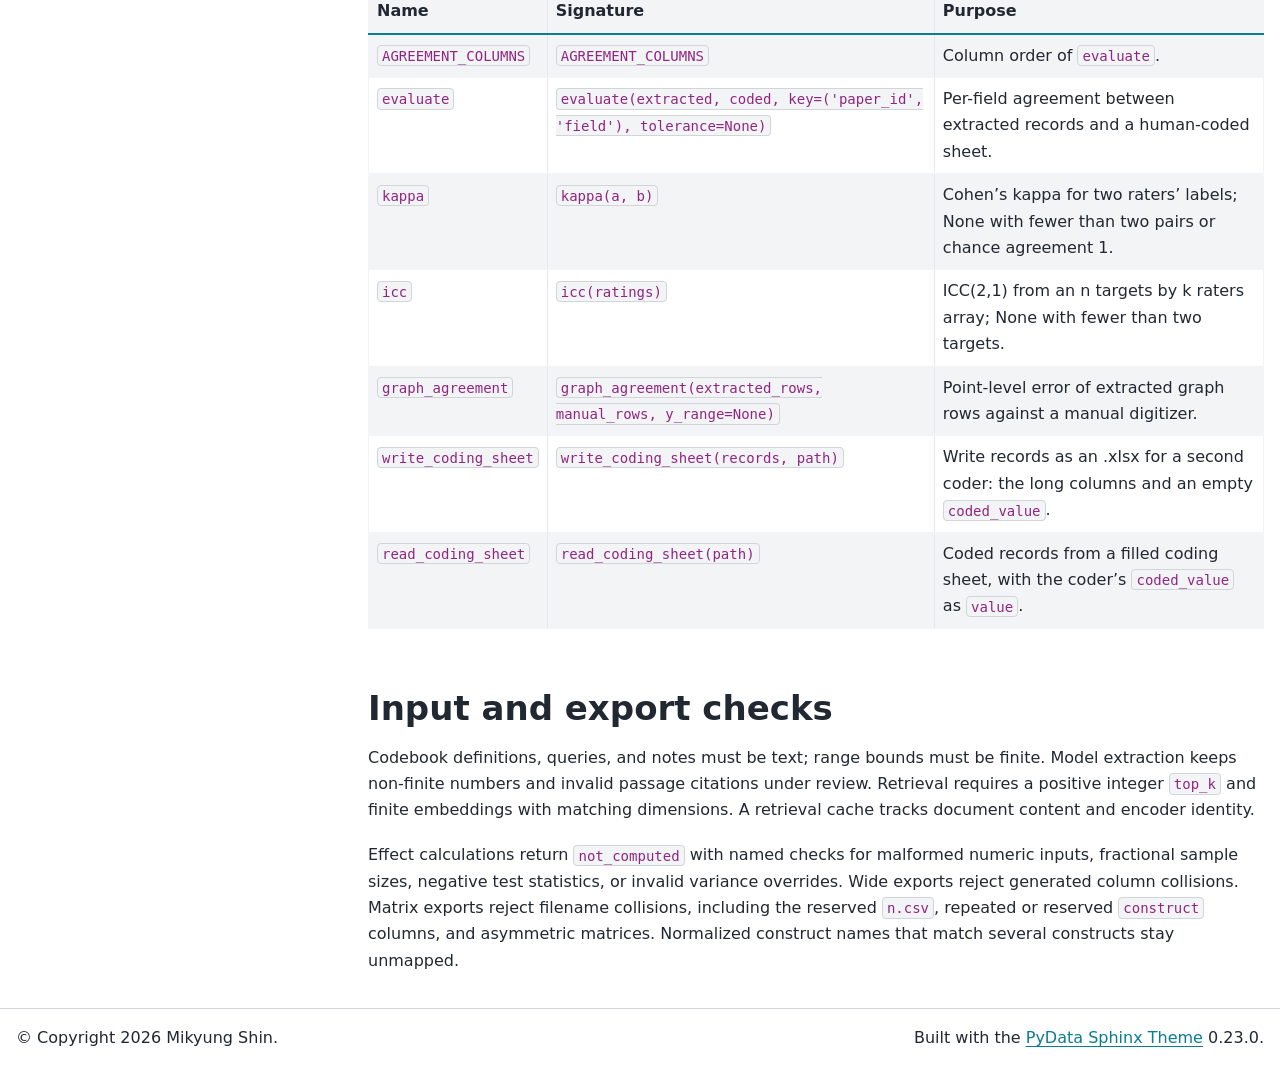
<file: docs/api.html>
<!DOCTYPE html>


<html lang="en" data-content_root="./" >

  <head>
    <meta charset="utf-8" />
    <meta name="viewport" content="width=device-width, initial-scale=1.0" /><meta name="viewport" content="width=device-width, initial-scale=1" />
<meta content="Functions in the pubextractor Python package for reading documents, extracting values, and computing effect sizes." name="description" />

    <title>API Reference &#8212; pubextractor</title>
  
  
  
  <script data-cfasync="false">
    document.documentElement.dataset.mode = localStorage.getItem("mode") || "";
    document.documentElement.dataset.theme = localStorage.getItem("theme") || "";
  </script>
  <!--
    this give us a css class that will be invisible only if js is disabled
  -->
  <noscript>
    <style>
      .pst-js-only { display: none !important; }

    </style>
  </noscript>
  
  <!-- Loaded before other Sphinx assets -->
  <link href="_static/styles/theme.css" rel="stylesheet" />
<link href="_static/styles/pydata-sphinx-theme.css" rel="stylesheet" />

    <link rel="stylesheet" type="text/css" href="_static/pygments.css" />
    <link rel="stylesheet" type="text/css" href="_static/custom.css" />
  
  <!-- So that users can add custom icons -->
  <script defer src="_static/scripts/fontawesome.js"></script>
  <!-- Pre-loaded scripts that we'll load fully later -->
  <link rel="preload" as="script" href="_static/scripts/bootstrap.js" />
<link rel="preload" as="script" href="_static/scripts/pydata-sphinx-theme.js" />

    <script src="_static/documentation_options.js"></script>
    <script src="_static/doctools.js"></script>
    <script src="_static/sphinx_highlight.js"></script>
    <script>DOCUMENTATION_OPTIONS.pagename = 'api';</script>
    <script>DOCUMENTATION_OPTIONS.search_as_you_type = false;</script>
    <link rel="canonical" href="https://mshin77.github.io/pubextractor/api.html" />
    <link rel="index" title="Index" href="genindex.html" />
    <link rel="search" title="Search" href="search.html" />
    <link rel="next" title="Changelog" href="changelog.html" />
    <link rel="prev" title="Using the App" href="vignettes/using-the-app.html" />
  <meta name="viewport" content="width=device-width, initial-scale=1"/>
  <meta name="color-scheme" content="light dark"/>
  <meta name="docsearch:language" content="en"/>
  <meta name="docsearch:version" content="" />
  
    
    <script src="_static/searchtools.js"></script>
    <script src="_static/language_data.js"></script>
    <script src="searchindex.js"></script>
  
  </head>
  <body data-default-mode="">
  
  
  <div id="pst-skip-link" class="skip-link d-print-none"><a href="#main-content">Skip to main content</a></div>

  
  <div id="pst-scroll-pixel-helper"></div>
  
  <button type="button" class="btn rounded-pill" id="pst-back-to-top">
    <i class="fa-solid fa-arrow-up"></i>Back to top</button>
  
  
  
  
  <dialog id="pst-search-dialog">
    
<form class="bd-search d-flex align-items-center"
      action="search.html"
      method="get">
  <i class="fa-solid fa-magnifying-glass"></i>
  <input type="search"
         class="form-control"
         name="q"
         placeholder="Search the docs ..."
         aria-label="Search the docs ..."
         autocomplete="off"
         autocorrect="off"
         autocapitalize="off"
         spellcheck="false"/>
  <span class="search-button__kbd-shortcut"><kbd class="kbd-shortcut__modifier">Ctrl</kbd>+<kbd>K</kbd></span>
</form>
  </dialog>

  <div class="pst-async-banner-revealer d-none">
  <aside id="bd-header-version-warning" class="d-none d-print-none" aria-label="Version warning"></aside>
</div>

  
    <header id="pst-header" class="bd-header navbar navbar-expand-lg bd-navbar d-print-none">
<div class="bd-header__inner bd-page-width">
  <button type="button" class="pst-navbar-icon sidebar-toggle primary-toggle" aria-label="Site navigation">
    <span class="fa-solid fa-bars"></span>
  </button>
  
  
  <div class="col-lg-3 navbar-header-items__start">
    
      <div class="navbar-item">

  
    
  

<a class="navbar-brand logo" href="index.html">
  
  
  
  
  
    
    
      
    
    
    <img src="_static/logo.svg" class="logo__image only-light" alt="pubextractor - Home"/>
    <img src="_static/logo.svg" class="logo__image only-dark pst-js-only" alt="pubextractor - Home"/>
  
  
</a></div>
    
  </div>
  
  <div class="col-lg-9 navbar-header-items">
    
    <div class="me-auto navbar-header-items__center">
      
        <div class="navbar-item">
<nav>
  <ul class="bd-navbar-elements navbar-nav">
    
<li class="nav-item ">
  <a class="nav-link nav-internal" href="getting-started.html">
    Quick start
  </a>
</li>


<li class="nav-item ">
  <a class="nav-link nav-internal" href="vignettes/using-the-app.html">
    Using the app
  </a>
</li>


<li class="nav-item current active">
  <a class="nav-link nav-internal" href="#" aria-current="page">
    API
  </a>
</li>


<li class="nav-item ">
  <a class="nav-link nav-internal" href="changelog.html">
    News
  </a>
</li>


<li class="nav-item ">
  <a class="nav-link nav-internal" href="support.html">
    Support
  </a>
</li>

  </ul>
</nav></div>
      
    </div>
    
    
    <div class="navbar-header-items__end">
      
        <div class="navbar-item navbar-persistent--container">
          

<button type="button" class="btn search-button-field search-button__button pst-js-only" title="Search" aria-label="Search" data-bs-placement="bottom" data-bs-toggle="tooltip">
 <i class="fa-solid fa-magnifying-glass"></i>
 <span class="search-button__default-text">Search</span>
 <span class="search-button__kbd-shortcut"><kbd class="kbd-shortcut__modifier">Ctrl</kbd>+<kbd class="kbd-shortcut__modifier">K</kbd></span>
</button>
        </div>
      
      
        <div class="navbar-item">

<div class="theme-switch-container dropdown pst-js-only" data-bs-toggle="tooltip" data-bs-placement="bottom" title="Color mode">
  <button type="button" class="btn btn-sm nav-link pst-navbar-icon theme-switch-button dropdown-toggle" aria-label="Color mode" data-bs-toggle="dropdown">
    <i class="theme-switch fa-solid fa-sun fa-lg fa-fw" data-mode="light" title="Light"></i>
    <i class="theme-switch fa-solid fa-moon fa-lg fa-fw" data-mode="dark" title="Dark"></i>
    <i class="theme-switch fa-solid fa-circle-half-stroke fa-lg fa-fw" data-mode="auto" title="System Settings"></i>
  </button>
  <ul class="dropdown-menu dropdown-menu-end">
    <li><button type="button" class="dropdown-item d-flex align-items-center theme-change-button" data-mode="auto"><i class="fa-solid fa-circle-half-stroke fa-lg fa-fw me-1"></i>System Settings</button></li>
    <li><button type="button" class="dropdown-item d-flex align-items-center theme-change-button" data-mode="light"><i class="fa-solid fa-sun fa-lg fa-fw me-1"></i>Light</button></li>
    <li><button type="button" class="dropdown-item d-flex align-items-center theme-change-button" data-mode="dark"><i class="fa-solid fa-moon fa-lg fa-fw me-1"></i>Dark</button></li>
  </ul>
</div></div>
      
        <div class="navbar-item"><ul class="navbar-icon-links"
    aria-label="Icon Links">
        <li class="nav-item">
          
          
          
          
          
          
          
          
          <a href="https://github.com/mshin77/pubextractor" title="GitHub" class="nav-link pst-navbar-icon" rel="noopener" target="_blank" data-bs-toggle="tooltip" data-bs-placement="bottom"><i class="fa-brands fa-github fa-lg" aria-hidden="true"></i><span class="visually-hidden">GitHub</span></a>
        </li>
</ul></div>
      
    </div>
    
  </div>
  
  
    <div class="navbar-persistent--mobile">

<button type="button" class="btn search-button-field search-button__button pst-js-only" title="Search" aria-label="Search" data-bs-placement="bottom" data-bs-toggle="tooltip">
 <i class="fa-solid fa-magnifying-glass"></i>
 <span class="search-button__default-text">Search</span>
 <span class="search-button__kbd-shortcut"><kbd class="kbd-shortcut__modifier">Ctrl</kbd>+<kbd class="kbd-shortcut__modifier">K</kbd></span>
</button>
    </div>
  

  
</div>

    </header>
  

  <div class="bd-container">
    <div class="bd-container__inner bd-page-width">
      
      
      
      <dialog id="pst-primary-sidebar-modal"></dialog>
      <div id="pst-primary-sidebar" class="bd-sidebar-primary bd-sidebar">
        

  
  <div class="sidebar-header-items sidebar-primary__section">
    
    
      <div class="sidebar-header-items__center">
        
          
          
            <div class="navbar-item">
<nav>
  <ul class="bd-navbar-elements navbar-nav">
    
<li class="nav-item ">
  <a class="nav-link nav-internal" href="getting-started.html">
    Quick start
  </a>
</li>


<li class="nav-item ">
  <a class="nav-link nav-internal" href="vignettes/using-the-app.html">
    Using the app
  </a>
</li>


<li class="nav-item current active">
  <a class="nav-link nav-internal" href="#" aria-current="page">
    API
  </a>
</li>


<li class="nav-item ">
  <a class="nav-link nav-internal" href="changelog.html">
    News
  </a>
</li>


<li class="nav-item ">
  <a class="nav-link nav-internal" href="support.html">
    Support
  </a>
</li>

  </ul>
</nav></div>
          
        
      </div>
    
    
    
      <div class="sidebar-header-items__end">
        
          <div class="navbar-item">

<div class="theme-switch-container dropdown pst-js-only" data-bs-toggle="tooltip" data-bs-placement="bottom" title="Color mode">
  <button type="button" class="btn btn-sm nav-link pst-navbar-icon theme-switch-button dropdown-toggle" aria-label="Color mode" data-bs-toggle="dropdown">
    <i class="theme-switch fa-solid fa-sun fa-lg fa-fw" data-mode="light" title="Light"></i>
    <i class="theme-switch fa-solid fa-moon fa-lg fa-fw" data-mode="dark" title="Dark"></i>
    <i class="theme-switch fa-solid fa-circle-half-stroke fa-lg fa-fw" data-mode="auto" title="System Settings"></i>
  </button>
  <ul class="dropdown-menu dropdown-menu-end">
    <li><button type="button" class="dropdown-item d-flex align-items-center theme-change-button" data-mode="auto"><i class="fa-solid fa-circle-half-stroke fa-lg fa-fw me-1"></i>System Settings</button></li>
    <li><button type="button" class="dropdown-item d-flex align-items-center theme-change-button" data-mode="light"><i class="fa-solid fa-sun fa-lg fa-fw me-1"></i>Light</button></li>
    <li><button type="button" class="dropdown-item d-flex align-items-center theme-change-button" data-mode="dark"><i class="fa-solid fa-moon fa-lg fa-fw me-1"></i>Dark</button></li>
  </ul>
</div></div>
        
          <div class="navbar-item"><ul class="navbar-icon-links"
    aria-label="Icon Links">
        <li class="nav-item">
          
          
          
          
          
          
          
          
          <a href="https://github.com/mshin77/pubextractor" title="GitHub" class="nav-link pst-navbar-icon" rel="noopener" target="_blank" data-bs-toggle="tooltip" data-bs-placement="bottom"><i class="fa-brands fa-github fa-lg" aria-hidden="true"></i><span class="visually-hidden">GitHub</span></a>
        </li>
</ul></div>
        
      </div>
    
  </div>
  
    <div class="sidebar-primary-items__start sidebar-primary__section">
        <div class="sidebar-primary-item">

<nav class="bd-docs-nav bd-links"
     aria-label="Section Navigation">
  <p class="bd-links__title" role="heading" aria-level="1">Section Navigation</p>
  <div class="bd-toc-item navbar-nav"></div>
</nav></div>
        <div class="sidebar-primary-item">
<div
    id="pst-page-navigation-heading-2"
    class="page-toc tocsection onthispage">
    <i class="fa-solid fa-list"></i> On this page
  </div>
  <nav id="pst-page-toc-nav" class="page-toc" aria-labelledby="pst-page-navigation-heading-2">
    <ul class="pst-show_toc_level nav section-nav flex-column">
<li class="toc-h2 nav-item toc-entry"><a class="reference internal nav-link" href="#reading-documents">Reading documents</a></li>
<li class="toc-h2 nav-item toc-entry"><a class="reference internal nav-link" href="#codebook-and-extraction">Codebook and extraction</a></li>
<li class="toc-h2 nav-item toc-entry"><a class="reference internal nav-link" href="#evidence-and-search">Evidence and search</a></li>
<li class="toc-h2 nav-item toc-entry"><a class="reference internal nav-link" href="#retrieval-and-confidence">Retrieval and confidence</a></li>
<li class="toc-h2 nav-item toc-entry"><a class="reference internal nav-link" href="#license-and-providers">License and providers</a></li>
<li class="toc-h2 nav-item toc-entry"><a class="reference internal nav-link" href="#provenance">Provenance</a></li>
<li class="toc-h2 nav-item toc-entry"><a class="reference internal nav-link" href="#table-values">Table values</a></li>
<li class="toc-h2 nav-item toc-entry"><a class="reference internal nav-link" href="#effect-sizes">Effect sizes</a></li>
<li class="toc-h2 nav-item toc-entry"><a class="reference internal nav-link" href="#image-tables">Image tables</a></li>
<li class="toc-h2 nav-item toc-entry"><a class="reference internal nav-link" href="#study-design">Study design</a></li>
<li class="toc-h2 nav-item toc-entry"><a class="reference internal nav-link" href="#correlation-matrices">Correlation matrices</a></li>
<li class="toc-h2 nav-item toc-entry"><a class="reference internal nav-link" href="#single-case-graphs">Single-case graphs</a></li>
<li class="toc-h2 nav-item toc-entry"><a class="reference internal nav-link" href="#other-figures">Other figures</a></li>
<li class="toc-h2 nav-item toc-entry"><a class="reference internal nav-link" href="#agreement">Agreement</a></li>
<li class="toc-h2 nav-item toc-entry"><a class="reference internal nav-link" href="#input-and-export-checks">Input and export checks</a></li>
</ul>
  </nav></div>
    </div>
  
  
  <div class="sidebar-primary-items__end sidebar-primary__section">
      <div class="sidebar-primary-item">
<div id="ethical-ad-placement"
      class="flat"
      data-ea-publisher="readthedocs"
      data-ea-type="readthedocs-sidebar"
      data-ea-manual="true">
</div></div>
  </div>


      </div>
      
      <main id="main-content" class="bd-main" role="main">
        
        
          <div class="bd-content">
            <div class="bd-article-container">
              
              <div class="bd-header-article d-print-none">
<div class="header-article-items header-article__inner">
  
    <div class="header-article-items__start">
      
        <div class="header-article-item">

<nav aria-label="Breadcrumb" class="d-print-none">
  <ul class="bd-breadcrumbs">
    
    <li class="breadcrumb-item breadcrumb-home">
      <a href="index.html" class="nav-link" aria-label="Home">
        <i class="fa-solid fa-home"></i>
      </a>
    </li>
    <li class="breadcrumb-item active" aria-current="page"><span class="ellipsis">API Reference</span></li>
  </ul>
</nav>
</div>
      
    </div>
  
  
</div>
</div>
              
              
              
                
<div id="searchbox"></div>
                <article class="bd-article">
                  
  <section id="api-reference">
<h1>API Reference<a class="headerlink" href="#api-reference" title="Link to this heading"></a></h1>
<section id="reading-documents">
<h2>Reading documents<a class="headerlink" href="#reading-documents" title="Link to this heading"></a></h2>
<div class="pst-scrollable-table-container"><table class="table">
<thead>
<tr class="row-odd"><th class="head"><p>Name</p></th>
<th class="head"><p>Signature</p></th>
<th class="head"><p>Purpose</p></th>
</tr>
</thead>
<tbody>
<tr class="row-even"><td><p><code class="docutils literal notranslate"><span class="pre">read_pdf</span></code></p></td>
<td><p><code class="docutils literal notranslate"><span class="pre">read_pdf(path,</span> <span class="pre">max_pages=None)</span></code></p></td>
<td><p>Read a born-digital PDF into per-page text.</p></td>
</tr>
<tr class="row-odd"><td><p><code class="docutils literal notranslate"><span class="pre">detect_page_labels</span></code></p></td>
<td><p><code class="docutils literal notranslate"><span class="pre">detect_page_labels(pages)</span></code></p></td>
<td><p>Attach the page number printed in the document to each page.</p></td>
</tr>
<tr class="row-even"><td><p><code class="docutils literal notranslate"><span class="pre">detect_sections</span></code></p></td>
<td><p><code class="docutils literal notranslate"><span class="pre">detect_sections(pages)</span></code></p></td>
<td><p>Label each page with section headings and where they sit in its text.</p></td>
</tr>
<tr class="row-odd"><td><p><code class="docutils literal notranslate"><span class="pre">read_docx</span></code></p></td>
<td><p><code class="docutils literal notranslate"><span class="pre">read_docx(path)</span></code></p></td>
<td><p>Blocks of a DOCX file in body order, each with its section and number.</p></td>
</tr>
<tr class="row-even"><td><p><code class="docutils literal notranslate"><span class="pre">read_docx_images</span></code></p></td>
<td><p><code class="docutils literal notranslate"><span class="pre">read_docx_images(path)</span></code></p></td>
<td><p>Images embedded in a DOCX file, numbered in the order they appear.</p></td>
</tr>
<tr class="row-odd"><td><p><code class="docutils literal notranslate"><span class="pre">read_pdf_tables</span></code></p></td>
<td><p><code class="docutils literal notranslate"><span class="pre">read_pdf_tables(path,</span> <span class="pre">max_pages=None)</span></code></p></td>
<td><p>Tables in a PDF, numbered across the document, with file and printed page.</p></td>
</tr>
<tr class="row-even"><td><p><code class="docutils literal notranslate"><span class="pre">read_tables</span></code></p></td>
<td><p><code class="docutils literal notranslate"><span class="pre">read_tables(path,</span> <span class="pre">max_pages=None)</span></code></p></td>
<td><p>Cell grids for every table in a PDF, DOCX, or image file, with caption and note.</p></td>
</tr>
<tr class="row-odd"><td><p><code class="docutils literal notranslate"><span class="pre">read_document</span></code></p></td>
<td><p><code class="docutils literal notranslate"><span class="pre">read_document(path,</span> <span class="pre">max_pages=None)</span></code></p></td>
<td><p>Pages and table grids from one pass over a PDF, DOCX, or image file.</p></td>
</tr>
<tr class="row-even"><td><p><code class="docutils literal notranslate"><span class="pre">table_grid</span></code></p></td>
<td><p><code class="docutils literal notranslate"><span class="pre">table_grid(table)</span></code></p></td>
<td><p>One cell grid for a <code class="docutils literal notranslate"><span class="pre">read_pdf_tables</span></code> table or a <code class="docutils literal notranslate"><span class="pre">read_docx</span></code> table block.</p></td>
</tr>
<tr class="row-odd"><td><p><code class="docutils literal notranslate"><span class="pre">table_pages</span></code></p></td>
<td><p><code class="docutils literal notranslate"><span class="pre">table_pages(grids)</span></code></p></td>
<td><p>Tables as page-like blocks, so <code class="docutils literal notranslate"><span class="pre">extract_values</span></code> and <code class="docutils literal notranslate"><span class="pre">extract_with_rag</span></code> search them.</p></td>
</tr>
<tr class="row-even"><td><p><code class="docutils literal notranslate"><span class="pre">read_header</span></code></p></td>
<td><p><code class="docutils literal notranslate"><span class="pre">read_header(grid,</span> <span class="pre">header_rows=None)</span></code></p></td>
<td><p>Header rows above the numeric body, joined into one label per column.</p></td>
</tr>
<tr class="row-odd"><td><p><code class="docutils literal notranslate"><span class="pre">parse_cell</span></code></p></td>
<td><p><code class="docutils literal notranslate"><span class="pre">parse_cell(text)</span></code></p></td>
<td><p>Parse a table cell into a kind (number, percent, mean_sd, n_percent, missing, empty, text) and its values.</p></td>
</tr>
<tr class="row-even"><td><p><code class="docutils literal notranslate"><span class="pre">header_n</span></code></p></td>
<td><p><code class="docutils literal notranslate"><span class="pre">header_n(text)</span></code></p></td>
<td><p>Split a header label from the sample size it states, such as <code class="docutils literal notranslate"><span class="pre">Treatment</span> <span class="pre">(n</span> <span class="pre">=</span> <span class="pre">24)</span></code>.</p></td>
</tr>
</tbody>
</table>
</div>
</section>
<section id="codebook-and-extraction">
<h2>Codebook and extraction<a class="headerlink" href="#codebook-and-extraction" title="Link to this heading"></a></h2>
<div class="pst-scrollable-table-container"><table class="table">
<thead>
<tr class="row-odd"><th class="head"><p>Name</p></th>
<th class="head"><p>Signature</p></th>
<th class="head"><p>Purpose</p></th>
</tr>
</thead>
<tbody>
<tr class="row-even"><td><p><code class="docutils literal notranslate"><span class="pre">load_codebook</span></code></p></td>
<td><p><code class="docutils literal notranslate"><span class="pre">load_codebook(source)</span></code></p></td>
<td><p>Fields from a dict or a YAML file, checked and normalized.</p></td>
</tr>
<tr class="row-odd"><td><p><code class="docutils literal notranslate"><span class="pre">import_extraction_schema</span></code></p></td>
<td><p><code class="docutils literal notranslate"><span class="pre">import_extraction_schema(source)</span></code></p></td>
<td><p>Codebook from the <code class="docutils literal notranslate"><span class="pre">extraction_schema.yml</span></code> layout.</p></td>
</tr>
<tr class="row-even"><td><p><code class="docutils literal notranslate"><span class="pre">read_codebook_table</span></code></p></td>
<td><p><code class="docutils literal notranslate"><span class="pre">read_codebook_table(path)</span></code></p></td>
<td><p>Codebook from a long .xlsx or .csv sheet, one row per term.</p></td>
</tr>
<tr class="row-odd"><td><p><code class="docutils literal notranslate"><span class="pre">write_codebook_table</span></code></p></td>
<td><p><code class="docutils literal notranslate"><span class="pre">write_codebook_table(codebook,</span> <span class="pre">path)</span></code></p></td>
<td><p>Write a codebook as a long .xlsx or .csv sheet that <code class="docutils literal notranslate"><span class="pre">read_codebook_table</span></code> reads back.</p></td>
</tr>
<tr class="row-even"><td><p><code class="docutils literal notranslate"><span class="pre">find_statistics</span></code></p></td>
<td><p><code class="docutils literal notranslate"><span class="pre">find_statistics(text)</span></code></p></td>
<td><p>Find reported n, mean, SD, SE, t, F, r, p, and MSE values in text, with their positions.</p></td>
</tr>
<tr class="row-odd"><td><p><code class="docutils literal notranslate"><span class="pre">extract_values</span></code></p></td>
<td><p><code class="docutils literal notranslate"><span class="pre">extract_values(pages,</span> <span class="pre">codebook,</span> <span class="pre">paper_id=None,</span> <span class="pre">respond=None,</span> <span class="pre">encoder=None,</span> <span class="pre">permission=None,</span> <span class="pre">endpoint=None,</span> <span class="pre">tracker=None)</span></code></p></td>
<td><p>One record per extracted value, rules first.</p></td>
</tr>
<tr class="row-even"><td><p><code class="docutils literal notranslate"><span class="pre">to_long</span></code></p></td>
<td><p><code class="docutils literal notranslate"><span class="pre">to_long(records)</span></code></p></td>
<td><p>One row per extracted value, columns in <code class="docutils literal notranslate"><span class="pre">COLUMNS</span></code> order.</p></td>
</tr>
<tr class="row-odd"><td><p><code class="docutils literal notranslate"><span class="pre">to_wide</span></code></p></td>
<td><p><code class="docutils literal notranslate"><span class="pre">to_wide(records)</span></code></p></td>
<td><p>One row per paper, one column per field; values joined with ‘; ‘.</p></td>
</tr>
<tr class="row-even"><td><p><code class="docutils literal notranslate"><span class="pre">write_csv</span></code></p></td>
<td><p><code class="docutils literal notranslate"><span class="pre">write_csv(rows,</span> <span class="pre">path)</span></code></p></td>
<td><p>Write rows to a UTF-8 CSV with a header from every key seen.</p></td>
</tr>
</tbody>
</table>
</div>
</section>
<section id="evidence-and-search">
<h2>Evidence and search<a class="headerlink" href="#evidence-and-search" title="Link to this heading"></a></h2>
<div class="pst-scrollable-table-container"><table class="table">
<thead>
<tr class="row-odd"><th class="head"><p>Name</p></th>
<th class="head"><p>Signature</p></th>
<th class="head"><p>Purpose</p></th>
</tr>
</thead>
<tbody>
<tr class="row-even"><td><p><code class="docutils literal notranslate"><span class="pre">extract_fulltext_evidence</span></code></p></td>
<td><p><code class="docutils literal notranslate"><span class="pre">extract_fulltext_evidence(path,</span> <span class="pre">inclusion_patterns,</span> <span class="pre">model=None,</span> <span class="pre">max_pages=None,</span> <span class="pre">window_words=0)</span></code></p></td>
<td><p>Locate criterion evidence in a PDF, anchored to page and section.</p></td>
</tr>
<tr class="row-odd"><td><p><code class="docutils literal notranslate"><span class="pre">similarity_scores</span></code></p></td>
<td><p><code class="docutils literal notranslate"><span class="pre">similarity_scores(texts,</span> <span class="pre">description,</span> <span class="pre">model)</span></code></p></td>
<td><p>Cosine similarity of each text to a description, on the encoder’s embeddings.</p></td>
</tr>
<tr class="row-even"><td><p><code class="docutils literal notranslate"><span class="pre">format_anchor</span></code></p></td>
<td><p><code class="docutils literal notranslate"><span class="pre">format_anchor(span)</span></code></p></td>
<td><p>Citation anchor for a span, as the reviewer sees it.</p></td>
</tr>
<tr class="row-odd"><td><p><code class="docutils literal notranslate"><span class="pre">find_keyword_spans</span></code></p></td>
<td><p><code class="docutils literal notranslate"><span class="pre">find_keyword_spans(text,</span> <span class="pre">keyword,</span> <span class="pre">window=5,</span> <span class="pre">case_sensitive=False,</span> <span class="pre">max_matches=None)</span></code></p></td>
<td><p>Find a keyword in text with surrounding context.</p></td>
</tr>
<tr class="row-even"><td><p><code class="docutils literal notranslate"><span class="pre">search_document</span></code></p></td>
<td><p><code class="docutils literal notranslate"><span class="pre">search_document(pages,</span> <span class="pre">keywords,</span> <span class="pre">window=5,</span> <span class="pre">case_sensitive=False,</span> <span class="pre">max_per_page=None)</span></code></p></td>
<td><p>Search a parsed document for keywords, anchored to printed pages.</p></td>
</tr>
<tr class="row-odd"><td><p><code class="docutils literal notranslate"><span class="pre">highlight_markdown</span></code></p></td>
<td><p><code class="docutils literal notranslate"><span class="pre">highlight_markdown(span)</span></code></p></td>
<td><p>Render a span with the matched term in markdown bold, for notebooks and sheets.</p></td>
</tr>
<tr class="row-even"><td><p><code class="docutils literal notranslate"><span class="pre">format_evidence</span></code></p></td>
<td><p><code class="docutils literal notranslate"><span class="pre">format_evidence(spans,</span> <span class="pre">separator='</span> <span class="pre">|</span> <span class="pre">',</span> <span class="pre">max_spans=3,</span> <span class="pre">with_anchor=True)</span></code></p></td>
<td><p>Join spans into one evidence string for a report column.</p></td>
</tr>
<tr class="row-odd"><td><p><code class="docutils literal notranslate"><span class="pre">pattern_from_terms</span></code></p></td>
<td><p><code class="docutils literal notranslate"><span class="pre">pattern_from_terms(terms)</span></code></p></td>
<td><p>Build a search pattern from plain terms, so nobody has to write a regex.</p></td>
</tr>
<tr class="row-even"><td><p><code class="docutils literal notranslate"><span class="pre">highlight_evidence</span></code></p></td>
<td><p><code class="docutils literal notranslate"><span class="pre">highlight_evidence(xlsx_path,</span> <span class="pre">patterns,</span> <span class="pre">fields=None,</span> <span class="pre">colours=None,</span> <span class="pre">default_colour='FFFF0000',</span> <span class="pre">key_column=None)</span></code></p></td>
<td><p>Color the matched terms inside a workbook, in place.</p></td>
</tr>
</tbody>
</table>
</div>
</section>
<section id="retrieval-and-confidence">
<h2>Retrieval and confidence<a class="headerlink" href="#retrieval-and-confidence" title="Link to this heading"></a></h2>
<div class="pst-scrollable-table-container"><table class="table">
<thead>
<tr class="row-odd"><th class="head"><p>Name</p></th>
<th class="head"><p>Signature</p></th>
<th class="head"><p>Purpose</p></th>
</tr>
</thead>
<tbody>
<tr class="row-even"><td><p><code class="docutils literal notranslate"><span class="pre">chunk_text</span></code></p></td>
<td><p><code class="docutils literal notranslate"><span class="pre">chunk_text(text,</span> <span class="pre">chunk_size=1000,</span> <span class="pre">overlap=200)</span></code></p></td>
<td><p>Split text into overlapping character chunks, breaking at whitespace.</p></td>
</tr>
<tr class="row-odd"><td><p><code class="docutils literal notranslate"><span class="pre">chunk_pages</span></code></p></td>
<td><p><code class="docutils literal notranslate"><span class="pre">chunk_pages(pages,</span> <span class="pre">chunk_size=1000,</span> <span class="pre">overlap=200)</span></code></p></td>
<td><p>Chunk each page separately, so every chunk keeps the page it came from.</p></td>
</tr>
<tr class="row-even"><td><p><code class="docutils literal notranslate"><span class="pre">build_index</span></code></p></td>
<td><p><code class="docutils literal notranslate"><span class="pre">build_index(chunks,</span> <span class="pre">model,</span> <span class="pre">batch_size=32)</span></code></p></td>
<td><p>Embed chunks once for reuse across queries.</p></td>
</tr>
<tr class="row-odd"><td><p><code class="docutils literal notranslate"><span class="pre">retrieve</span></code></p></td>
<td><p><code class="docutils literal notranslate"><span class="pre">retrieve(query,</span> <span class="pre">chunks,</span> <span class="pre">embeddings,</span> <span class="pre">model,</span> <span class="pre">top_k=5)</span></code></p></td>
<td><p>Rank chunks against a query by cosine similarity.</p></td>
</tr>
<tr class="row-even"><td><p><code class="docutils literal notranslate"><span class="pre">extract_with_rag</span></code></p></td>
<td><p><code class="docutils literal notranslate"><span class="pre">extract_with_rag(text,</span> <span class="pre">queries,</span> <span class="pre">respond,</span> <span class="pre">model,</span> <span class="pre">top_k=5,</span> <span class="pre">chunk_size=1000,</span> <span class="pre">overlap=200,</span> <span class="pre">template=None,</span> <span class="pre">tracker=None,</span> <span class="pre">threshold=0.7,</span> <span class="pre">permission=None,</span> <span class="pre">endpoint=None,</span> <span class="pre">paper_id=None,</span> <span class="pre">cache=None)</span></code></p></td>
<td><p>Answer questions about a document from retrieved passages.</p></td>
</tr>
<tr class="row-odd"><td><p><code class="docutils literal notranslate"><span class="pre">score_answer</span></code></p></td>
<td><p><code class="docutils literal notranslate"><span class="pre">score_answer(answer,</span> <span class="pre">passages=())</span></code></p></td>
<td><p>Score how well an extracted answer is grounded in its source passages.</p></td>
</tr>
<tr class="row-even"><td><p><code class="docutils literal notranslate"><span class="pre">interpret_confidence</span></code></p></td>
<td><p><code class="docutils literal notranslate"><span class="pre">interpret_confidence(score)</span></code></p></td>
<td><p>Band label for a grounding score.</p></td>
</tr>
<tr class="row-odd"><td><p><code class="docutils literal notranslate"><span class="pre">needs_escalation</span></code></p></td>
<td><p><code class="docutils literal notranslate"><span class="pre">needs_escalation(score,</span> <span class="pre">threshold=0.7)</span></code></p></td>
<td><p>Whether an extraction should go to a second reviewer.</p></td>
</tr>
<tr class="row-even"><td><p><code class="docutils literal notranslate"><span class="pre">score_extractions</span></code></p></td>
<td><p><code class="docutils literal notranslate"><span class="pre">score_extractions(extractions,</span> <span class="pre">passages_list=None,</span> <span class="pre">answer_key='answer',</span> <span class="pre">threshold=0.7)</span></code></p></td>
<td><p>Score a list of extractions and flag the ones needing a second reviewer.</p></td>
</tr>
<tr class="row-odd"><td><p><code class="docutils literal notranslate"><span class="pre">confidence_report</span></code></p></td>
<td><p><code class="docutils literal notranslate"><span class="pre">confidence_report(scored,</span> <span class="pre">threshold=0.7)</span></code></p></td>
<td><p>Counts by band and how many extractions need a second reviewer.</p></td>
</tr>
</tbody>
</table>
</div>
</section>
<section id="license-and-providers">
<h2>License and providers<a class="headerlink" href="#license-and-providers" title="Link to this heading"></a></h2>
<div class="pst-scrollable-table-container"><table class="table">
<thead>
<tr class="row-odd"><th class="head"><p>Name</p></th>
<th class="head"><p>Signature</p></th>
<th class="head"><p>Purpose</p></th>
</tr>
</thead>
<tbody>
<tr class="row-even"><td><p><code class="docutils literal notranslate"><span class="pre">check_llm_use</span></code></p></td>
<td><p><code class="docutils literal notranslate"><span class="pre">check_llm_use(content='fulltext',</span> <span class="pre">access='subscription',</span> <span class="pre">license_type=None,</span> <span class="pre">ai_terms='unknown',</span> <span class="pre">processing='local',</span> <span class="pre">region='us',</span> <span class="pre">provider_terms='standard',</span> <span class="pre">research_org=True)</span></code></p></td>
<td><p>Decide whether one paper may be sent to a language model.</p></td>
</tr>
<tr class="row-odd"><td><p><code class="docutils literal notranslate"><span class="pre">is_local_endpoint</span></code></p></td>
<td><p><code class="docutils literal notranslate"><span class="pre">is_local_endpoint(url)</span></code></p></td>
<td><p>True when a model endpoint names a host on this machine.</p></td>
</tr>
<tr class="row-even"><td><p><code class="docutils literal notranslate"><span class="pre">PROVIDERS</span></code></p></td>
<td><p><code class="docutils literal notranslate"><span class="pre">PROVIDERS</span></code></p></td>
<td><p>Base URL and key variable of each supported chat API.</p></td>
</tr>
<tr class="row-odd"><td><p><code class="docutils literal notranslate"><span class="pre">load_env</span></code></p></td>
<td><p><code class="docutils literal notranslate"><span class="pre">load_env(path='.env',</span> <span class="pre">environ=None)</span></code></p></td>
<td><p>Read KEY=VALUE lines into the environment without overriding variables already set.</p></td>
</tr>
<tr class="row-even"><td><p><code class="docutils literal notranslate"><span class="pre">make_responder</span></code></p></td>
<td><p><code class="docutils literal notranslate"><span class="pre">make_responder(provider,</span> <span class="pre">model,</span> <span class="pre">base_url=None,</span> <span class="pre">key_env=None,</span> <span class="pre">environ=None,</span> <span class="pre">timeout=120,</span> <span class="pre">post=None)</span></code></p></td>
<td><p>Build <code class="docutils literal notranslate"><span class="pre">respond(prompt,</span> <span class="pre">images=None)</span></code> for an OpenAI-compatible chat API.</p></td>
</tr>
<tr class="row-odd"><td><p><code class="docutils literal notranslate"><span class="pre">MODEL_SIZES</span></code></p></td>
<td><p><code class="docutils literal notranslate"><span class="pre">MODEL_SIZES</span></code></p></td>
<td><p>Approximate download size in GB of local models, as listed in the Ollama library.</p></td>
</tr>
<tr class="row-even"><td><p><code class="docutils literal notranslate"><span class="pre">VISION_MODELS</span></code></p></td>
<td><p><code class="docutils literal notranslate"><span class="pre">VISION_MODELS</span></code></p></td>
<td><p>Local models that read images.</p></td>
</tr>
<tr class="row-odd"><td><p><code class="docutils literal notranslate"><span class="pre">ollama_models_dir</span></code></p></td>
<td><p><code class="docutils literal notranslate"><span class="pre">ollama_models_dir(environ=None)</span></code></p></td>
<td><p>Folder where Ollama keeps models: OLLAMA_MODELS, else <code class="docutils literal notranslate"><span class="pre">~/.ollama/models</span></code>.</p></td>
</tr>
<tr class="row-even"><td><p><code class="docutils literal notranslate"><span class="pre">storage_check</span></code></p></td>
<td><p><code class="docutils literal notranslate"><span class="pre">storage_check(model='gemma3:4b',</span> <span class="pre">path=None,</span> <span class="pre">environ=None,</span> <span class="pre">base_url='http://localhost:11434')</span></code></p></td>
<td><p>Free disk space against the download size of a local model.</p></td>
</tr>
</tbody>
</table>
</div>
</section>
<section id="provenance">
<h2>Provenance<a class="headerlink" href="#provenance" title="Link to this heading"></a></h2>
<div class="pst-scrollable-table-container"><table class="table">
<thead>
<tr class="row-odd"><th class="head"><p>Name</p></th>
<th class="head"><p>Signature</p></th>
<th class="head"><p>Purpose</p></th>
</tr>
</thead>
<tbody>
<tr class="row-even"><td><p><code class="docutils literal notranslate"><span class="pre">ProvenanceTracker</span></code></p></td>
<td><p><code class="docutils literal notranslate"><span class="pre">ProvenanceTracker(stage,</span> <span class="pre">task)</span></code></p></td>
<td><p>Record what a run did, so a reported result can be reconstructed.</p></td>
</tr>
<tr class="row-odd"><td><p><code class="docutils literal notranslate"><span class="pre">ProvenanceTracker.log_permission</span></code></p></td>
<td><p><code class="docutils literal notranslate"><span class="pre">log_permission(permission,</span> <span class="pre">paper_id=None)</span></code></p></td>
<td><p>Record the license verdict each paper was processed under.</p></td>
</tr>
<tr class="row-even"><td><p><code class="docutils literal notranslate"><span class="pre">ProvenanceTracker.log_prompt</span></code></p></td>
<td><p><code class="docutils literal notranslate"><span class="pre">log_prompt(prompt,</span> <span class="pre">model=None,</span> <span class="pre">parameters=None)</span></code></p></td>
<td><p>Record a prompt by SHA-256 hash, with its model and a running digest.</p></td>
</tr>
<tr class="row-odd"><td><p><code class="docutils literal notranslate"><span class="pre">ProvenanceTracker.log_retrieval</span></code></p></td>
<td><p><code class="docutils literal notranslate"><span class="pre">log_retrieval(embedding_model=None,</span> <span class="pre">chunk_size=None,</span> <span class="pre">chunk_overlap=None,</span> <span class="pre">top_k=None,</span> <span class="pre">**kwargs)</span></code></p></td>
<td><p>Record retrieval settings.</p></td>
</tr>
<tr class="row-even"><td><p><code class="docutils literal notranslate"><span class="pre">ProvenanceTracker.log_model_config</span></code></p></td>
<td><p><code class="docutils literal notranslate"><span class="pre">log_model_config(model_name,</span> <span class="pre">model_type=None,</span> <span class="pre">checkpoint=None,</span> <span class="pre">**kwargs)</span></code></p></td>
<td><p>Record the model name, type, and checkpoint.</p></td>
</tr>
<tr class="row-odd"><td><p><code class="docutils literal notranslate"><span class="pre">ProvenanceTracker.log_random_seed</span></code></p></td>
<td><p><code class="docutils literal notranslate"><span class="pre">log_random_seed(seed)</span></code></p></td>
<td><p>Record the random seed.</p></td>
</tr>
<tr class="row-even"><td><p><code class="docutils literal notranslate"><span class="pre">ProvenanceTracker.log_data</span></code></p></td>
<td><p><code class="docutils literal notranslate"><span class="pre">log_data(path=None,</span> <span class="pre">n_records=None,</span> <span class="pre">n_labeled=None,</span> <span class="pre">**kwargs)</span></code></p></td>
<td><p>Record the data file and its record counts.</p></td>
</tr>
<tr class="row-odd"><td><p><code class="docutils literal notranslate"><span class="pre">ProvenanceTracker.log_threshold</span></code></p></td>
<td><p><code class="docutils literal notranslate"><span class="pre">log_threshold(threshold,</span> <span class="pre">target_recall=None,</span> <span class="pre">basis=None)</span></code></p></td>
<td><p>Record a decision threshold and its basis.</p></td>
</tr>
<tr class="row-even"><td><p><code class="docutils literal notranslate"><span class="pre">ProvenanceTracker.log_criteria</span></code></p></td>
<td><p><code class="docutils literal notranslate"><span class="pre">log_criteria(criteria)</span></code></p></td>
<td><p>Record criterion descriptions verbatim.</p></td>
</tr>
<tr class="row-odd"><td><p><code class="docutils literal notranslate"><span class="pre">ProvenanceTracker.add_note</span></code></p></td>
<td><p><code class="docutils literal notranslate"><span class="pre">add_note(key,</span> <span class="pre">value)</span></code></p></td>
<td><p>Record a free note under <code class="docutils literal notranslate"><span class="pre">key</span></code>.</p></td>
</tr>
<tr class="row-even"><td><p><code class="docutils literal notranslate"><span class="pre">ProvenanceTracker.to_dict</span></code></p></td>
<td><p><code class="docutils literal notranslate"><span class="pre">to_dict()</span></code></p></td>
<td><p>Everything recorded, as a dict.</p></td>
</tr>
<tr class="row-odd"><td><p><code class="docutils literal notranslate"><span class="pre">ProvenanceTracker.save</span></code></p></td>
<td><p><code class="docutils literal notranslate"><span class="pre">save(path)</span></code></p></td>
<td><p>Write the record as JSON.</p></td>
</tr>
<tr class="row-even"><td><p><code class="docutils literal notranslate"><span class="pre">load_provenance</span></code></p></td>
<td><p><code class="docutils literal notranslate"><span class="pre">load_provenance(path)</span></code></p></td>
<td><p>Read a provenance file written by <code class="docutils literal notranslate"><span class="pre">ProvenanceTracker</span></code>.</p></td>
</tr>
<tr class="row-odd"><td><p><code class="docutils literal notranslate"><span class="pre">compare_provenances</span></code></p></td>
<td><p><code class="docutils literal notranslate"><span class="pre">compare_provenances(first,</span> <span class="pre">second)</span></code></p></td>
<td><p>Report which recorded fields differ between two runs.</p></td>
</tr>
<tr class="row-even"><td><p><code class="docutils literal notranslate"><span class="pre">log_human</span></code></p></td>
<td><p><code class="docutils literal notranslate"><span class="pre">log_human(tracker,</span> <span class="pre">paper_id,</span> <span class="pre">field,</span> <span class="pre">action,</span> <span class="pre">before,</span> <span class="pre">after,</span> <span class="pre">coder=None,</span> <span class="pre">time=None)</span></code></p></td>
<td><p>Record one coder step with coder and time (now in UTC when <code class="docutils literal notranslate"><span class="pre">time</span></code> is None).</p></td>
</tr>
<tr class="row-odd"><td><p><code class="docutils literal notranslate"><span class="pre">trace_graph</span></code></p></td>
<td><p><code class="docutils literal notranslate"><span class="pre">trace_graph(records,</span> <span class="pre">effects=(),</span> <span class="pre">graph_rows=(),</span> <span class="pre">tracker=None)</span></code></p></td>
<td><p>Per paper: nodes, edges, evidence, and status per field.</p></td>
</tr>
<tr class="row-even"><td><p><code class="docutils literal notranslate"><span class="pre">write_trace</span></code></p></td>
<td><p><code class="docutils literal notranslate"><span class="pre">write_trace(graphs,</span> <span class="pre">path)</span></code></p></td>
<td><p>Write trace graphs as JSON.</p></td>
</tr>
<tr class="row-odd"><td><p><code class="docutils literal notranslate"><span class="pre">read_decisions</span></code></p></td>
<td><p><code class="docutils literal notranslate"><span class="pre">read_decisions(path)</span></code></p></td>
<td><p>Read a coder decisions file (confirm, correct, not_reported).</p></td>
</tr>
<tr class="row-even"><td><p><code class="docutils literal notranslate"><span class="pre">apply_decisions</span></code></p></td>
<td><p><code class="docutils literal notranslate"><span class="pre">apply_decisions(records,</span> <span class="pre">decisions,</span> <span class="pre">tracker=None)</span></code></p></td>
<td><p>Apply decisions as layer <code class="docutils literal notranslate"><span class="pre">human</span></code>; return records and the human steps.</p></td>
</tr>
<tr class="row-odd"><td><p><code class="docutils literal notranslate"><span class="pre">prisma_items</span></code></p></td>
<td><p><code class="docutils literal notranslate"><span class="pre">prisma_items(tracker,</span> <span class="pre">records)</span></code></p></td>
<td><p>Methods text for PRISMA 2020 items 9 and 11.</p></td>
</tr>
</tbody>
</table>
</div>
</section>
<section id="table-values">
<h2>Table values<a class="headerlink" href="#table-values" title="Link to this heading"></a></h2>
<div class="pst-scrollable-table-container"><table class="table">
<thead>
<tr class="row-odd"><th class="head"><p>Name</p></th>
<th class="head"><p>Signature</p></th>
<th class="head"><p>Purpose</p></th>
</tr>
</thead>
<tbody>
<tr class="row-even"><td><p><code class="docutils literal notranslate"><span class="pre">STAT_ROLES</span></code></p></td>
<td><p><code class="docutils literal notranslate"><span class="pre">STAT_ROLES</span></code></p></td>
<td><p>Statistic roles a column can take.</p></td>
</tr>
<tr class="row-odd"><td><p><code class="docutils literal notranslate"><span class="pre">GROUP_ROLES</span></code></p></td>
<td><p><code class="docutils literal notranslate"><span class="pre">GROUP_ROLES</span></code></p></td>
<td><p>Group roles an arm can take: treatment, control, other.</p></td>
</tr>
<tr class="row-even"><td><p><code class="docutils literal notranslate"><span class="pre">map_headers</span></code></p></td>
<td><p><code class="docutils literal notranslate"><span class="pre">map_headers(header,</span> <span class="pre">overrides=None,</span> <span class="pre">respond=None,</span> <span class="pre">permission=None,</span> <span class="pre">endpoint=None,</span> <span class="pre">tracker=None,</span> <span class="pre">paper_id=None)</span></code></p></td>
<td><p>Stat role and time point of each column: rules, then a model, then <code class="docutils literal notranslate"><span class="pre">overrides</span></code>.</p></td>
</tr>
<tr class="row-odd"><td><p><code class="docutils literal notranslate"><span class="pre">find_groups</span></code></p></td>
<td><p><code class="docutils literal notranslate"><span class="pre">find_groups(grid,</span> <span class="pre">header,</span> <span class="pre">overrides=None,</span> <span class="pre">respond=None,</span> <span class="pre">permission=None,</span> <span class="pre">endpoint=None,</span> <span class="pre">tracker=None,</span> <span class="pre">paper_id=None)</span></code></p></td>
<td><p>Arm labels in the rows or the header, each with its group role.</p></td>
</tr>
<tr class="row-even"><td><p><code class="docutils literal notranslate"><span class="pre">extract_table_values</span></code></p></td>
<td><p><code class="docutils literal notranslate"><span class="pre">extract_table_values(grids,</span> <span class="pre">paper_id=None,</span> <span class="pre">header_rows=None,</span> <span class="pre">header_overrides=None,</span> <span class="pre">group_overrides=None,</span> <span class="pre">notes=None,</span> <span class="pre">respond=None,</span> <span class="pre">permission=None,</span> <span class="pre">endpoint=None,</span> <span class="pre">tracker=None)</span></code></p></td>
<td><p>One record per table value, in the record format of <code class="docutils literal notranslate"><span class="pre">extract_values</span></code>.</p></td>
</tr>
</tbody>
</table>
</div>
</section>
<section id="effect-sizes">
<h2>Effect sizes<a class="headerlink" href="#effect-sizes" title="Link to this heading"></a></h2>
<div class="pst-scrollable-table-container"><table class="table">
<thead>
<tr class="row-odd"><th class="head"><p>Name</p></th>
<th class="head"><p>Signature</p></th>
<th class="head"><p>Purpose</p></th>
</tr>
</thead>
<tbody>
<tr class="row-even"><td><p><code class="docutils literal notranslate"><span class="pre">text_statistics</span></code></p></td>
<td><p><code class="docutils literal notranslate"><span class="pre">text_statistics(text,</span> <span class="pre">paper_id=None,</span> <span class="pre">outcome=None,</span> <span class="pre">time=None,</span> <span class="pre">where=None)</span></code></p></td>
<td><p>t, F, and MSE stated in <code class="docutils literal notranslate"><span class="pre">text</span></code> as records that <code class="docutils literal notranslate"><span class="pre">build_comparisons</span></code> can attach.</p></td>
</tr>
<tr class="row-odd"><td><p><code class="docutils literal notranslate"><span class="pre">text_arm_n</span></code></p></td>
<td><p><code class="docutils literal notranslate"><span class="pre">text_arm_n(text,</span> <span class="pre">arms,</span> <span class="pre">paper_id=None,</span> <span class="pre">where=None)</span></code></p></td>
<td><p>n records for arms named just before an ‘n = N’ in <code class="docutils literal notranslate"><span class="pre">text</span></code>.</p></td>
</tr>
<tr class="row-even"><td><p><code class="docutils literal notranslate"><span class="pre">text_total_n</span></code></p></td>
<td><p><code class="docutils literal notranslate"><span class="pre">text_total_n(text)</span></code></p></td>
<td><p>The total N when <code class="docutils literal notranslate"><span class="pre">text</span></code> states one value as ‘N = …’, else None.</p></td>
</tr>
<tr class="row-odd"><td><p><code class="docutils literal notranslate"><span class="pre">build_comparisons</span></code></p></td>
<td><p><code class="docutils literal notranslate"><span class="pre">build_comparisons(records,</span> <span class="pre">studies=None,</span> <span class="pre">pairing=None,</span> <span class="pre">inputs=None)</span></code></p></td>
<td><p>One comparison per treatment arm, outcome, and time point, paired with its control.</p></td>
</tr>
<tr class="row-even"><td><p><code class="docutils literal notranslate"><span class="pre">METHODS</span></code></p></td>
<td><p><code class="docutils literal notranslate"><span class="pre">METHODS</span></code></p></td>
<td><p>Effect-size methods in order of preference.</p></td>
</tr>
<tr class="row-odd"><td><p><code class="docutils literal notranslate"><span class="pre">compute_effect</span></code></p></td>
<td><p><code class="docutils literal notranslate"><span class="pre">compute_effect(comparison,</span> <span class="pre">methods=('adjusted_difference',</span> <span class="pre">'posttest_difference',</span> <span class="pre">'from_t',</span> <span class="pre">'from_f',</span> <span class="pre">'difference_in_differences'),</span> <span class="pre">allow_did=False)</span></code></p></td>
<td><p>Hedges’ g and its variance by the first method in <code class="docutils literal notranslate"><span class="pre">methods</span></code> the data allow.</p></td>
</tr>
<tr class="row-even"><td><p><code class="docutils literal notranslate"><span class="pre">effect_sizes</span></code></p></td>
<td><p><code class="docutils literal notranslate"><span class="pre">effect_sizes(comparisons,</span> <span class="pre">methods=('adjusted_difference',</span> <span class="pre">'posttest_difference',</span> <span class="pre">'from_t',</span> <span class="pre">'from_f',</span> <span class="pre">'difference_in_differences'),</span> <span class="pre">allow_did=False)</span></code></p></td>
<td><p><code class="docutils literal notranslate"><span class="pre">compute_effect</span></code> for each comparison.</p></td>
</tr>
<tr class="row-odd"><td><p><code class="docutils literal notranslate"><span class="pre">EFFECT_COLUMNS</span></code></p></td>
<td><p><code class="docutils literal notranslate"><span class="pre">EFFECT_COLUMNS</span></code></p></td>
<td><p>Column order of <code class="docutils literal notranslate"><span class="pre">effect_rows</span></code>.</p></td>
</tr>
<tr class="row-even"><td><p><code class="docutils literal notranslate"><span class="pre">METAFOR_COLUMNS</span></code></p></td>
<td><p><code class="docutils literal notranslate"><span class="pre">METAFOR_COLUMNS</span></code></p></td>
<td><p>Column order of <code class="docutils literal notranslate"><span class="pre">to_metafor</span></code>.</p></td>
</tr>
<tr class="row-odd"><td><p><code class="docutils literal notranslate"><span class="pre">effect_rows</span></code></p></td>
<td><p><code class="docutils literal notranslate"><span class="pre">effect_rows(effects)</span></code></p></td>
<td><p>One flat row per effect, columns in <code class="docutils literal notranslate"><span class="pre">EFFECT_COLUMNS</span></code> order, for <code class="docutils literal notranslate"><span class="pre">write_csv</span></code>.</p></td>
</tr>
<tr class="row-even"><td><p><code class="docutils literal notranslate"><span class="pre">to_metafor</span></code></p></td>
<td><p><code class="docutils literal notranslate"><span class="pre">to_metafor(effects)</span></code></p></td>
<td><p>Rows with <code class="docutils literal notranslate"><span class="pre">yi</span></code> and <code class="docutils literal notranslate"><span class="pre">vi</span></code> for metafor, one per effect with a variance.</p></td>
</tr>
<tr class="row-odd"><td><p><code class="docutils literal notranslate"><span class="pre">hedges_j</span></code></p></td>
<td><p><code class="docutils literal notranslate"><span class="pre">hedges_j(df)</span></code></p></td>
<td><p>Small-sample correction J = 1 - 3 / (4 df - 1).</p></td>
</tr>
<tr class="row-even"><td><p><code class="docutils literal notranslate"><span class="pre">pooled_sd</span></code></p></td>
<td><p><code class="docutils literal notranslate"><span class="pre">pooled_sd(sd_t,</span> <span class="pre">sd_c,</span> <span class="pre">n_t,</span> <span class="pre">n_c)</span></code></p></td>
<td><p>Pooled SD of two arms.</p></td>
</tr>
<tr class="row-odd"><td><p><code class="docutils literal notranslate"><span class="pre">design_effect</span></code></p></td>
<td><p><code class="docutils literal notranslate"><span class="pre">design_effect(n_total,</span> <span class="pre">clusters,</span> <span class="pre">icc)</span></code></p></td>
<td><p>1 + (m - 1) ICC with m = analyzed N / clusters.</p></td>
</tr>
<tr class="row-even"><td><p><code class="docutils literal notranslate"><span class="pre">cluster_terms</span></code></p></td>
<td><p><code class="docutils literal notranslate"><span class="pre">cluster_terms(n_total,</span> <span class="pre">clusters,</span> <span class="pre">icc)</span></code></p></td>
<td><p>Small-number-of-clusters factor gamma and the degrees of freedom for J.</p></td>
</tr>
<tr class="row-odd"><td><p><code class="docutils literal notranslate"><span class="pre">allocate_n</span></code></p></td>
<td><p><code class="docutils literal notranslate"><span class="pre">allocate_n(n_total,</span> <span class="pre">weights)</span></code></p></td>
<td><p>Split a total N over arms in proportion to <code class="docutils literal notranslate"><span class="pre">weights</span></code>, rounding half to even.</p></td>
</tr>
<tr class="row-even"><td><p><code class="docutils literal notranslate"><span class="pre">sd_from_se</span></code></p></td>
<td><p><code class="docutils literal notranslate"><span class="pre">sd_from_se(se,</span> <span class="pre">n,</span> <span class="pre">r2=0.0)</span></code></p></td>
<td><p>Unadjusted SD from the SE of a group mean; <code class="docutils literal notranslate"><span class="pre">r2</span></code> &gt; 0 for covariate-adjusted SEs.</p></td>
</tr>
<tr class="row-odd"><td><p><code class="docutils literal notranslate"><span class="pre">sd_from_mse</span></code></p></td>
<td><p><code class="docutils literal notranslate"><span class="pre">sd_from_mse(mse,</span> <span class="pre">r2)</span></code></p></td>
<td><p>Unadjusted posttest SD from the ANCOVA error mean square; <code class="docutils literal notranslate"><span class="pre">r2</span></code> is rho^2 for one pretest.</p></td>
</tr>
</tbody>
</table>
</div>
</section>
<section id="image-tables">
<h2>Image tables<a class="headerlink" href="#image-tables" title="Link to this heading"></a></h2>
<div class="pst-scrollable-table-container"><table class="table">
<thead>
<tr class="row-odd"><th class="head"><p>Name</p></th>
<th class="head"><p>Signature</p></th>
<th class="head"><p>Purpose</p></th>
</tr>
</thead>
<tbody>
<tr class="row-even"><td><p><code class="docutils literal notranslate"><span class="pre">find_image_tables</span></code></p></td>
<td><p><code class="docutils literal notranslate"><span class="pre">find_image_tables(path)</span></code></p></td>
<td><p>Tables in a PDF whose body is a picture with no text, numbered as <code class="docutils literal notranslate"><span class="pre">read_tables</span></code> numbers them.</p></td>
</tr>
<tr class="row-odd"><td><p><code class="docutils literal notranslate"><span class="pre">table_image</span></code></p></td>
<td><p><code class="docutils literal notranslate"><span class="pre">table_image(path,</span> <span class="pre">pdf_page,</span> <span class="pre">bbox,</span> <span class="pre">resolution=200)</span></code></p></td>
<td><p>PNG bytes of one page region, rendered at <code class="docutils literal notranslate"><span class="pre">resolution</span></code> dots per inch.</p></td>
</tr>
<tr class="row-even"><td><p><code class="docutils literal notranslate"><span class="pre">manual_table_records</span></code></p></td>
<td><p><code class="docutils literal notranslate"><span class="pre">manual_table_records(rows,</span> <span class="pre">paper_id,</span> <span class="pre">table,</span> <span class="pre">pdf_page=None,</span> <span class="pre">printed_page=None,</span> <span class="pre">caption=None,</span> <span class="pre">layer='human')</span></code></p></td>
<td><p>Records for values a coder typed, or confirmed from a vision read (<code class="docutils literal notranslate"><span class="pre">layer='vision'</span></code>), in the <code class="docutils literal notranslate"><span class="pre">extract_table_values</span></code> format.</p></td>
</tr>
<tr class="row-odd"><td><p><code class="docutils literal notranslate"><span class="pre">read_table_image</span></code></p></td>
<td><p><code class="docutils literal notranslate"><span class="pre">read_table_image(png,</span> <span class="pre">respond,</span> <span class="pre">permission,</span> <span class="pre">endpoint,</span> <span class="pre">paper_id=None,</span> <span class="pre">table=None,</span> <span class="pre">pdf_page=None,</span> <span class="pre">tracker=None)</span></code></p></td>
<td><p>Values a vision model reads from a table image, every one left for a coder to confirm.</p></td>
</tr>
</tbody>
</table>
</div>
</section>
<section id="study-design">
<h2>Study design<a class="headerlink" href="#study-design" title="Link to this heading"></a></h2>
<div class="pst-scrollable-table-container"><table class="table">
<thead>
<tr class="row-odd"><th class="head"><p>Name</p></th>
<th class="head"><p>Signature</p></th>
<th class="head"><p>Purpose</p></th>
</tr>
</thead>
<tbody>
<tr class="row-even"><td><p><code class="docutils literal notranslate"><span class="pre">DESIGN_TYPES</span></code></p></td>
<td><p><code class="docutils literal notranslate"><span class="pre">DESIGN_TYPES</span></code></p></td>
<td><p>Designs <code class="docutils literal notranslate"><span class="pre">suggest_design</span></code> returns: group, single_case, correlational, qualitative.</p></td>
</tr>
<tr class="row-odd"><td><p><code class="docutils literal notranslate"><span class="pre">suggest_design</span></code></p></td>
<td><p><code class="docutils literal notranslate"><span class="pre">suggest_design(pages,</span> <span class="pre">grids=(),</span> <span class="pre">figures=())</span></code></p></td>
<td><p>Suggested design of one paper and the evidence, for the coder to confirm.</p></td>
</tr>
<tr class="row-even"><td><p><code class="docutils literal notranslate"><span class="pre">method_text</span></code></p></td>
<td><p><code class="docutils literal notranslate"><span class="pre">method_text(pages)</span></code></p></td>
<td><p>Text from the first Method heading to Results, or all text before References.</p></td>
</tr>
</tbody>
</table>
</div>
</section>
<section id="correlation-matrices">
<h2>Correlation matrices<a class="headerlink" href="#correlation-matrices" title="Link to this heading"></a></h2>
<div class="pst-scrollable-table-container"><table class="table">
<thead>
<tr class="row-odd"><th class="head"><p>Name</p></th>
<th class="head"><p>Signature</p></th>
<th class="head"><p>Purpose</p></th>
</tr>
</thead>
<tbody>
<tr class="row-even"><td><p><code class="docutils literal notranslate"><span class="pre">CORRELATION_COLUMNS</span></code></p></td>
<td><p><code class="docutils literal notranslate"><span class="pre">CORRELATION_COLUMNS</span></code></p></td>
<td><p>Column order of <code class="docutils literal notranslate"><span class="pre">correlation_records</span></code>.</p></td>
</tr>
<tr class="row-odd"><td><p><code class="docutils literal notranslate"><span class="pre">correlation_matrix</span></code></p></td>
<td><p><code class="docutils literal notranslate"><span class="pre">correlation_matrix(grid,</span> <span class="pre">n=None)</span></code></p></td>
<td><p>Labels, square matrix, n, and location of a correlation table grid.</p></td>
</tr>
<tr class="row-even"><td><p><code class="docutils literal notranslate"><span class="pre">correlation_checks</span></code></p></td>
<td><p><code class="docutils literal notranslate"><span class="pre">correlation_checks(matrix,</span> <span class="pre">layout,</span> <span class="pre">n)</span></code></p></td>
<td><p>Flags for a correlation matrix; nothing is repaired.</p></td>
</tr>
<tr class="row-odd"><td><p><code class="docutils literal notranslate"><span class="pre">correlation_records</span></code></p></td>
<td><p><code class="docutils literal notranslate"><span class="pre">correlation_records(results,</span> <span class="pre">paper_id=None)</span></code></p></td>
<td><p>One record per variable pair in <code class="docutils literal notranslate"><span class="pre">CORRELATION_COLUMNS</span></code> order, for <code class="docutils literal notranslate"><span class="pre">write_csv</span></code>.</p></td>
</tr>
<tr class="row-even"><td><p><code class="docutils literal notranslate"><span class="pre">map_constructs</span></code></p></td>
<td><p><code class="docutils literal notranslate"><span class="pre">map_constructs(labels,</span> <span class="pre">constructs,</span> <span class="pre">overrides=None)</span></code></p></td>
<td><p>Construct for each label by exact, then normalized, match; <code class="docutils literal notranslate"><span class="pre">overrides</span></code> always win.</p></td>
</tr>
<tr class="row-odd"><td><p><code class="docutils literal notranslate"><span class="pre">suggest_roles</span></code></p></td>
<td><p><code class="docutils literal notranslate"><span class="pre">suggest_roles(records,</span> <span class="pre">pages=None)</span></code></p></td>
<td><p>A suggested role and its reason for each table arm without a treatment or control group.</p></td>
</tr>
<tr class="row-even"><td><p><code class="docutils literal notranslate"><span class="pre">suggest_scd_design</span></code></p></td>
<td><p><code class="docutils literal notranslate"><span class="pre">suggest_scd_design(pages)</span></code></p></td>
<td><p>The single-case design named most often in the Method text, and the evidence.</p></td>
</tr>
<tr class="row-odd"><td><p><code class="docutils literal notranslate"><span class="pre">suggest_goal</span></code></p></td>
<td><p><code class="docutils literal notranslate"><span class="pre">suggest_goal(pages,</span> <span class="pre">caption='')</span></code></p></td>
<td><p>‘decrease’ or ‘increase’ as the intervention goal of a single-case graph, and the evidence.</p></td>
</tr>
<tr class="row-even"><td><p><code class="docutils literal notranslate"><span class="pre">suggest_assignment</span></code></p></td>
<td><p><code class="docutils literal notranslate"><span class="pre">suggest_assignment(pages)</span></code></p></td>
<td><p>‘rct’ or ‘qed’ for a group study, and the evidence, from its Method text.</p></td>
</tr>
<tr class="row-odd"><td><p><code class="docutils literal notranslate"><span class="pre">suggest_constructs</span></code></p></td>
<td><p><code class="docutils literal notranslate"><span class="pre">suggest_constructs(label_sets)</span></code></p></td>
<td><p>Construct names suggested from the labels of several studies, most shared first.</p></td>
</tr>
<tr class="row-even"><td><p><code class="docutils literal notranslate"><span class="pre">suggest_mapping</span></code></p></td>
<td><p><code class="docutils literal notranslate"><span class="pre">suggest_mapping(labels,</span> <span class="pre">constructs,</span> <span class="pre">overrides=None,</span> <span class="pre">threshold=0.8)</span></code></p></td>
<td><p>A construct and its reason for each label, for a coder to confirm or change.</p></td>
</tr>
<tr class="row-odd"><td><p><code class="docutils literal notranslate"><span class="pre">to_matrices</span></code></p></td>
<td><p><code class="docutils literal notranslate"><span class="pre">to_matrices(studies,</span> <span class="pre">constructs,</span> <span class="pre">folder)</span></code></p></td>
<td><p>Per-study CSV matrices over <code class="docutils literal notranslate"><span class="pre">constructs</span></code> and <code class="docutils literal notranslate"><span class="pre">n.csv</span></code>.</p></td>
</tr>
</tbody>
</table>
</div>
</section>
<section id="single-case-graphs">
<h2>Single-case graphs<a class="headerlink" href="#single-case-graphs" title="Link to this heading"></a></h2>
<div class="pst-scrollable-table-container"><table class="table">
<thead>
<tr class="row-odd"><th class="head"><p>Name</p></th>
<th class="head"><p>Signature</p></th>
<th class="head"><p>Purpose</p></th>
</tr>
</thead>
<tbody>
<tr class="row-even"><td><p><code class="docutils literal notranslate"><span class="pre">SCD_COLUMNS</span></code></p></td>
<td><p><code class="docutils literal notranslate"><span class="pre">SCD_COLUMNS</span></code></p></td>
<td><p>Column order of <code class="docutils literal notranslate"><span class="pre">graph_rows</span></code> and <code class="docutils literal notranslate"><span class="pre">to_scdbayes</span></code>.</p></td>
</tr>
<tr class="row-odd"><td><p><code class="docutils literal notranslate"><span class="pre">DESIGNS</span></code></p></td>
<td><p><code class="docutils literal notranslate"><span class="pre">DESIGNS</span></code></p></td>
<td><p>Single-case designs <code class="docutils literal notranslate"><span class="pre">read_graph</span></code> reads: ab, reversal, multiple_baseline, multiple_probe, alternating, changing_criterion.</p></td>
</tr>
<tr class="row-even"><td><p><code class="docutils literal notranslate"><span class="pre">OUTCOME_TYPES</span></code></p></td>
<td><p><code class="docutils literal notranslate"><span class="pre">OUTCOME_TYPES</span></code></p></td>
<td><p>Outcome types <code class="docutils literal notranslate"><span class="pre">graph_rows</span></code> snaps to: continuous, count, binary, proportion, ordinal.</p></td>
</tr>
<tr class="row-odd"><td><p><code class="docutils literal notranslate"><span class="pre">suggest_outcome_type</span></code></p></td>
<td><p><code class="docutils literal notranslate"><span class="pre">suggest_outcome_type(caption='',</span> <span class="pre">words=())</span></code></p></td>
<td><p>Outcome type of a single-case graph from its axis and caption words, and the evidence.</p></td>
</tr>
<tr class="row-even"><td><p><code class="docutils literal notranslate"><span class="pre">figure_images</span></code></p></td>
<td><p><code class="docutils literal notranslate"><span class="pre">figure_images(path)</span></code></p></td>
<td><p>Figures in a PDF or DOCX as <code class="docutils literal notranslate"><span class="pre">figure</span></code>, <code class="docutils literal notranslate"><span class="pre">pdf_page</span></code>, <code class="docutils literal notranslate"><span class="pre">caption</span></code>, <code class="docutils literal notranslate"><span class="pre">png</span></code> bytes, and <code class="docutils literal notranslate"><span class="pre">words</span></code>.</p></td>
</tr>
<tr class="row-odd"><td><p><code class="docutils literal notranslate"><span class="pre">calibrate</span></code></p></td>
<td><p><code class="docutils literal notranslate"><span class="pre">calibrate(x_ticks,</span> <span class="pre">y_ticks)</span></code></p></td>
<td><p>Linear pixel-to-value map per axis from two or more <code class="docutils literal notranslate"><span class="pre">(pixel,</span> <span class="pre">value)</span></code> ticks.</p></td>
</tr>
<tr class="row-even"><td><p><code class="docutils literal notranslate"><span class="pre">find_points</span></code></p></td>
<td><p><code class="docutils literal notranslate"><span class="pre">find_points(png,</span> <span class="pre">colour=None,</span> <span class="pre">radius=None)</span></code></p></td>
<td><p>Pixel centers <code class="docutils literal notranslate"><span class="pre">(x,</span> <span class="pre">y)</span></code> of filled or open markers inside the axes, ordered by x.</p></td>
</tr>
<tr class="row-odd"><td><p><code class="docutils literal notranslate"><span class="pre">find_series</span></code></p></td>
<td><p><code class="docutils literal notranslate"><span class="pre">find_series(png,</span> <span class="pre">radius=None)</span></code></p></td>
<td><p>Markers as <code class="docutils literal notranslate"><span class="pre">(x,</span> <span class="pre">y,</span> <span class="pre">series)</span></code>, the series named by shape, color, or both where they vary.</p></td>
</tr>
<tr class="row-even"><td><p><code class="docutils literal notranslate"><span class="pre">find_phase_lines</span></code></p></td>
<td><p><code class="docutils literal notranslate"><span class="pre">find_phase_lines(png)</span></code></p></td>
<td><p>Pixel x of vertical lines, solid or dashed, inked over half the axes height or more.</p></td>
</tr>
<tr class="row-odd"><td><p><code class="docutils literal notranslate"><span class="pre">find_criterion_lines</span></code></p></td>
<td><p><code class="docutils literal notranslate"><span class="pre">find_criterion_lines(png)</span></code></p></td>
<td><p>Horizontal segments inside the axes, at least 15% of their width, as <code class="docutils literal notranslate"><span class="pre">(y,</span> <span class="pre">x0,</span> <span class="pre">x1)</span></code>.</p></td>
</tr>
<tr class="row-even"><td><p><code class="docutils literal notranslate"><span class="pre">split_panels</span></code></p></td>
<td><p><code class="docutils literal notranslate"><span class="pre">split_panels(png,</span> <span class="pre">count=None)</span></code></p></td>
<td><p>Stacked panels split at blank rows, or into <code class="docutils literal notranslate"><span class="pre">count</span></code> equal bands.</p></td>
</tr>
<tr class="row-odd"><td><p><code class="docutils literal notranslate"><span class="pre">read_graph</span></code></p></td>
<td><p><code class="docutils literal notranslate"><span class="pre">read_graph(png,</span> <span class="pre">design='ab',</span> <span class="pre">count=None)</span></code></p></td>
<td><p>Panels of a figure as the design reads them, in pixels of the whole figure.</p></td>
</tr>
<tr class="row-even"><td><p><code class="docutils literal notranslate"><span class="pre">graph_rows</span></code></p></td>
<td><p><code class="docutils literal notranslate"><span class="pre">graph_rows(points,</span> <span class="pre">calibration,</span> <span class="pre">phase_lines=(),</span> <span class="pre">outcome_type='continuous',</span> <span class="pre">levels=None,</span> <span class="pre">criterion_lines=None,</span> <span class="pre">area=None,</span> <span class="pre">**fields)</span></code></p></td>
<td><p>scdbayes rows from marker pixels: values, sessions, phases, and snapped outcomes.</p></td>
</tr>
<tr class="row-odd"><td><p><code class="docutils literal notranslate"><span class="pre">design_rows</span></code></p></td>
<td><p><code class="docutils literal notranslate"><span class="pre">design_rows(panels,</span> <span class="pre">calibration,</span> <span class="pre">design='ab',</span> <span class="pre">cases=(),</span> <span class="pre">**fields)</span></code></p></td>
<td><p>Rows for every panel of <code class="docutils literal notranslate"><span class="pre">read_graph</span></code>, one case per panel.</p></td>
</tr>
<tr class="row-even"><td><p><code class="docutils literal notranslate"><span class="pre">to_scdbayes</span></code></p></td>
<td><p><code class="docutils literal notranslate"><span class="pre">to_scdbayes(rows,</span> <span class="pre">path)</span></code></p></td>
<td><p>Write graph rows to a CSV whose case, session, and phase columns scdbayes detects.</p></td>
</tr>
</tbody>
</table>
</div>
</section>
<section id="other-figures">
<h2>Other figures<a class="headerlink" href="#other-figures" title="Link to this heading"></a></h2>
<div class="pst-scrollable-table-container"><table class="table">
<thead>
<tr class="row-odd"><th class="head"><p>Name</p></th>
<th class="head"><p>Signature</p></th>
<th class="head"><p>Purpose</p></th>
</tr>
</thead>
<tbody>
<tr class="row-even"><td><p><code class="docutils literal notranslate"><span class="pre">FIGURE_TYPES</span></code></p></td>
<td><p><code class="docutils literal notranslate"><span class="pre">FIGURE_TYPES</span></code></p></td>
<td><p>Kinds <code class="docutils literal notranslate"><span class="pre">figure_type</span></code> suggests: scd_line, bar, scatter, forest, flow.</p></td>
</tr>
<tr class="row-odd"><td><p><code class="docutils literal notranslate"><span class="pre">ERROR_BARS</span></code></p></td>
<td><p><code class="docutils literal notranslate"><span class="pre">ERROR_BARS</span></code></p></td>
<td><p>Error bar kinds <code class="docutils literal notranslate"><span class="pre">read_bars</span></code> reads: se, sd, ci.</p></td>
</tr>
<tr class="row-even"><td><p><code class="docutils literal notranslate"><span class="pre">figure_type</span></code></p></td>
<td><p><code class="docutils literal notranslate"><span class="pre">figure_type(png,</span> <span class="pre">caption='',</span> <span class="pre">design=None)</span></code></p></td>
<td><p>‘scd_line’, ‘bar’, ‘scatter’, ‘forest’, or ‘flow’ as a suggestion; a confirmed <code class="docutils literal notranslate"><span class="pre">design</span></code> is the prior.</p></td>
</tr>
<tr class="row-odd"><td><p><code class="docutils literal notranslate"><span class="pre">read_bars</span></code></p></td>
<td><p><code class="docutils literal notranslate"><span class="pre">read_bars(png,</span> <span class="pre">calibration,</span> <span class="pre">names=(),</span> <span class="pre">error='se',</span> <span class="pre">paper_id=None,</span> <span class="pre">figure=None,</span> <span class="pre">pdf_page=None)</span></code></p></td>
<td><p>Mean and error records per bar; a bar with no whisker gives no error value and <code class="docutils literal notranslate"><span class="pre">no_error_bars</span></code>.</p></td>
</tr>
<tr class="row-even"><td><p><code class="docutils literal notranslate"><span class="pre">read_forest</span></code></p></td>
<td><p><code class="docutils literal notranslate"><span class="pre">read_forest(png,</span> <span class="pre">calibration,</span> <span class="pre">labels=(),</span> <span class="pre">words=(),</span> <span class="pre">paper_id=None,</span> <span class="pre">figure=None,</span> <span class="pre">pdf_page=None)</span></code></p></td>
<td><p>Effect, lower, and upper records per forest-plot row, top to bottom.</p></td>
</tr>
<tr class="row-odd"><td><p><code class="docutils literal notranslate"><span class="pre">read_scatter</span></code></p></td>
<td><p><code class="docutils literal notranslate"><span class="pre">read_scatter(png,</span> <span class="pre">calibration,</span> <span class="pre">names=('x',</span> <span class="pre">'y'),</span> <span class="pre">paper_id=None,</span> <span class="pre">figure=None,</span> <span class="pre">pdf_page=None)</span></code></p></td>
<td><p><code class="docutils literal notranslate"><span class="pre">points</span></code> as calibrated (x, y) pairs and <code class="docutils literal notranslate"><span class="pre">records</span></code> of n and Pearson r.</p></td>
</tr>
<tr class="row-even"><td><p><code class="docutils literal notranslate"><span class="pre">read_flow</span></code></p></td>
<td><p><code class="docutils literal notranslate"><span class="pre">read_flow(text='',</span> <span class="pre">paper_id=None,</span> <span class="pre">figure=None,</span> <span class="pre">pdf_page=None,</span> <span class="pre">words=())</span></code></p></td>
<td><p>n records from ‘n = N’ in a flow diagram, each named by up to five words before it.</p></td>
</tr>
</tbody>
</table>
</div>
</section>
<section id="agreement">
<h2>Agreement<a class="headerlink" href="#agreement" title="Link to this heading"></a></h2>
<p>Numeric fields with no valid paired values return empty error and bias metrics. <code class="docutils literal notranslate"><span class="pre">kappa</span></code>
requires equal-length label lists; <code class="docutils literal notranslate"><span class="pre">icc</span></code> requires finite ratings from at least two raters.
Excel exports preserve text beginning with <code class="docutils literal notranslate"><span class="pre">=</span></code> as literal text. Coding-sheet imports
require <code class="docutils literal notranslate"><span class="pre">paper_id</span></code>, <code class="docutils literal notranslate"><span class="pre">field</span></code>, and <code class="docutils literal notranslate"><span class="pre">coded_value</span></code> columns.</p>
<div class="pst-scrollable-table-container"><table class="table">
<thead>
<tr class="row-odd"><th class="head"><p>Name</p></th>
<th class="head"><p>Signature</p></th>
<th class="head"><p>Purpose</p></th>
</tr>
</thead>
<tbody>
<tr class="row-even"><td><p><code class="docutils literal notranslate"><span class="pre">AGREEMENT_COLUMNS</span></code></p></td>
<td><p><code class="docutils literal notranslate"><span class="pre">AGREEMENT_COLUMNS</span></code></p></td>
<td><p>Column order of <code class="docutils literal notranslate"><span class="pre">evaluate</span></code>.</p></td>
</tr>
<tr class="row-odd"><td><p><code class="docutils literal notranslate"><span class="pre">evaluate</span></code></p></td>
<td><p><code class="docutils literal notranslate"><span class="pre">evaluate(extracted,</span> <span class="pre">coded,</span> <span class="pre">key=('paper_id',</span> <span class="pre">'field'),</span> <span class="pre">tolerance=None)</span></code></p></td>
<td><p>Per-field agreement between extracted records and a human-coded sheet.</p></td>
</tr>
<tr class="row-even"><td><p><code class="docutils literal notranslate"><span class="pre">kappa</span></code></p></td>
<td><p><code class="docutils literal notranslate"><span class="pre">kappa(a,</span> <span class="pre">b)</span></code></p></td>
<td><p>Cohen’s kappa for two raters’ labels; None with fewer than two pairs or chance agreement 1.</p></td>
</tr>
<tr class="row-odd"><td><p><code class="docutils literal notranslate"><span class="pre">icc</span></code></p></td>
<td><p><code class="docutils literal notranslate"><span class="pre">icc(ratings)</span></code></p></td>
<td><p>ICC(2,1) from an n targets by k raters array; None with fewer than two targets.</p></td>
</tr>
<tr class="row-even"><td><p><code class="docutils literal notranslate"><span class="pre">graph_agreement</span></code></p></td>
<td><p><code class="docutils literal notranslate"><span class="pre">graph_agreement(extracted_rows,</span> <span class="pre">manual_rows,</span> <span class="pre">y_range=None)</span></code></p></td>
<td><p>Point-level error of extracted graph rows against a manual digitizer.</p></td>
</tr>
<tr class="row-odd"><td><p><code class="docutils literal notranslate"><span class="pre">write_coding_sheet</span></code></p></td>
<td><p><code class="docutils literal notranslate"><span class="pre">write_coding_sheet(records,</span> <span class="pre">path)</span></code></p></td>
<td><p>Write records as an .xlsx for a second coder: the long columns and an empty <code class="docutils literal notranslate"><span class="pre">coded_value</span></code>.</p></td>
</tr>
<tr class="row-even"><td><p><code class="docutils literal notranslate"><span class="pre">read_coding_sheet</span></code></p></td>
<td><p><code class="docutils literal notranslate"><span class="pre">read_coding_sheet(path)</span></code></p></td>
<td><p>Coded records from a filled coding sheet, with the coder’s <code class="docutils literal notranslate"><span class="pre">coded_value</span></code> as <code class="docutils literal notranslate"><span class="pre">value</span></code>.</p></td>
</tr>
</tbody>
</table>
</div>
</section>
<section id="input-and-export-checks">
<h2>Input and export checks<a class="headerlink" href="#input-and-export-checks" title="Link to this heading"></a></h2>
<p>Codebook definitions, queries, and notes must be text; range bounds must be finite.
Model extraction keeps non-finite numbers and invalid passage citations under review.
Retrieval requires a positive integer <code class="docutils literal notranslate"><span class="pre">top_k</span></code> and finite embeddings with matching
dimensions. A retrieval cache tracks document content and encoder identity.</p>
<p>Effect calculations return <code class="docutils literal notranslate"><span class="pre">not_computed</span></code> with named checks for malformed numeric
inputs, fractional sample sizes, negative test statistics, or invalid variance overrides.
Wide exports reject generated column collisions. Matrix exports reject filename
collisions, including the reserved <code class="docutils literal notranslate"><span class="pre">n.csv</span></code>, repeated or reserved <code class="docutils literal notranslate"><span class="pre">construct</span></code> columns,
and asymmetric matrices. Normalized
construct names that match several constructs stay unmapped.</p>
</section>
</section>


                </article>
              
              
              
              
              
            </div>
            
            
              
            
          </div>
          <footer class="bd-footer-content">
            
          </footer>
        
      </main>
    </div>
  </div>
  
  <!-- Scripts loaded after <body> so the DOM is not blocked -->
  <script defer src="_static/scripts/bootstrap.js"></script>
<script defer src="_static/scripts/pydata-sphinx-theme.js"></script>

  <footer class="bd-footer">
<div class="bd-footer__inner bd-page-width">
  
    <div class="footer-items__start">
      
        <div class="footer-item">

  <p class="copyright">
    
      © Copyright 2026 Mikyung Shin.
      <br/>
    
  </p>
</div>
      
    </div>
  
  
  
    <div class="footer-items__end">
      
        <div class="footer-item">
<p class="theme-version">
  <!-- # L10n: Setting the PST URL as an argument as this does not need to be localized -->
  Built with the <a href="https://pydata-sphinx-theme.readthedocs.io/en/stable/index.html">PyData Sphinx Theme</a> 0.23.0.
</p></div>
      
    </div>
  
</div>

  </footer>
  </body>
</html>
</file>
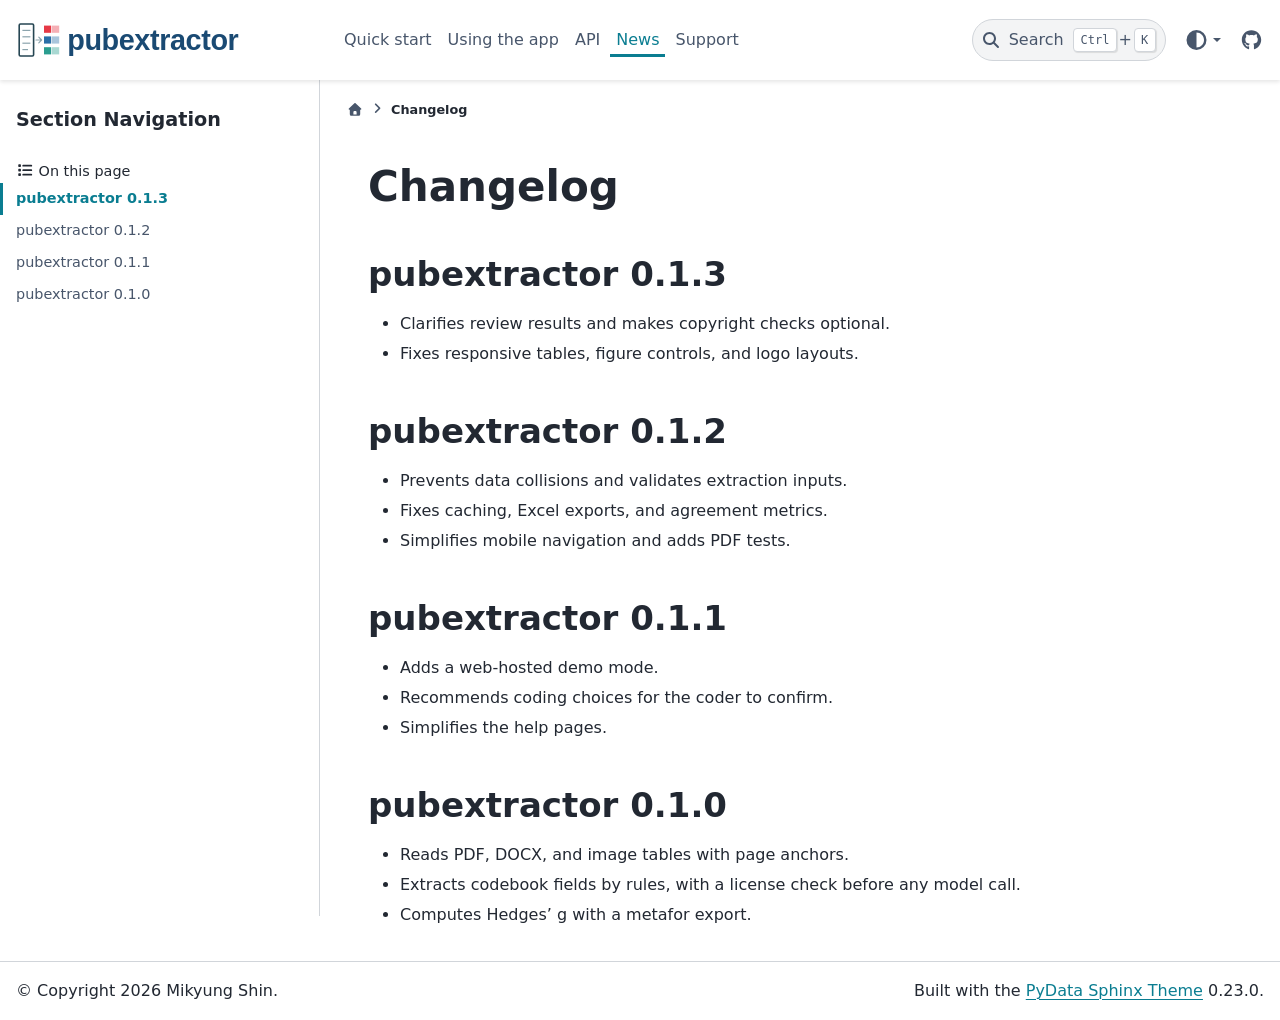
<file: docs/changelog.html>
<!DOCTYPE html>


<html lang="en" data-content_root="./" >

  <head>
    <meta charset="utf-8" />
    <meta name="viewport" content="width=device-width, initial-scale=1.0" /><meta name="viewport" content="width=device-width, initial-scale=1" />
<meta content="Changes in each pubextractor release." name="description" />

    <title>Changelog &#8212; pubextractor</title>
  
  
  
  <script data-cfasync="false">
    document.documentElement.dataset.mode = localStorage.getItem("mode") || "";
    document.documentElement.dataset.theme = localStorage.getItem("theme") || "";
  </script>
  <!--
    this give us a css class that will be invisible only if js is disabled
  -->
  <noscript>
    <style>
      .pst-js-only { display: none !important; }

    </style>
  </noscript>
  
  <!-- Loaded before other Sphinx assets -->
  <link href="_static/styles/theme.css" rel="stylesheet" />
<link href="_static/styles/pydata-sphinx-theme.css" rel="stylesheet" />

    <link rel="stylesheet" type="text/css" href="_static/pygments.css" />
    <link rel="stylesheet" type="text/css" href="_static/custom.css" />
  
  <!-- So that users can add custom icons -->
  <script defer src="_static/scripts/fontawesome.js"></script>
  <!-- Pre-loaded scripts that we'll load fully later -->
  <link rel="preload" as="script" href="_static/scripts/bootstrap.js" />
<link rel="preload" as="script" href="_static/scripts/pydata-sphinx-theme.js" />

    <script src="_static/documentation_options.js"></script>
    <script src="_static/doctools.js"></script>
    <script src="_static/sphinx_highlight.js"></script>
    <script>DOCUMENTATION_OPTIONS.pagename = 'changelog';</script>
    <script>DOCUMENTATION_OPTIONS.search_as_you_type = false;</script>
    <link rel="canonical" href="https://mshin77.github.io/pubextractor/changelog.html" />
    <link rel="index" title="Index" href="genindex.html" />
    <link rel="search" title="Search" href="search.html" />
    <link rel="next" title="Support" href="support.html" />
    <link rel="prev" title="API Reference" href="api.html" />
  <meta name="viewport" content="width=device-width, initial-scale=1"/>
  <meta name="color-scheme" content="light dark"/>
  <meta name="docsearch:language" content="en"/>
  <meta name="docsearch:version" content="" />
  
    
    <script src="_static/searchtools.js"></script>
    <script src="_static/language_data.js"></script>
    <script src="searchindex.js"></script>
  
  </head>
  <body data-default-mode="">
  
  
  <div id="pst-skip-link" class="skip-link d-print-none"><a href="#main-content">Skip to main content</a></div>

  
  <div id="pst-scroll-pixel-helper"></div>
  
  <button type="button" class="btn rounded-pill" id="pst-back-to-top">
    <i class="fa-solid fa-arrow-up"></i>Back to top</button>
  
  
  
  
  <dialog id="pst-search-dialog">
    
<form class="bd-search d-flex align-items-center"
      action="search.html"
      method="get">
  <i class="fa-solid fa-magnifying-glass"></i>
  <input type="search"
         class="form-control"
         name="q"
         placeholder="Search the docs ..."
         aria-label="Search the docs ..."
         autocomplete="off"
         autocorrect="off"
         autocapitalize="off"
         spellcheck="false"/>
  <span class="search-button__kbd-shortcut"><kbd class="kbd-shortcut__modifier">Ctrl</kbd>+<kbd>K</kbd></span>
</form>
  </dialog>

  <div class="pst-async-banner-revealer d-none">
  <aside id="bd-header-version-warning" class="d-none d-print-none" aria-label="Version warning"></aside>
</div>

  
    <header id="pst-header" class="bd-header navbar navbar-expand-lg bd-navbar d-print-none">
<div class="bd-header__inner bd-page-width">
  <button type="button" class="pst-navbar-icon sidebar-toggle primary-toggle" aria-label="Site navigation">
    <span class="fa-solid fa-bars"></span>
  </button>
  
  
  <div class="col-lg-3 navbar-header-items__start">
    
      <div class="navbar-item">

  
    
  

<a class="navbar-brand logo" href="index.html">
  
  
  
  
  
    
    
      
    
    
    <img src="_static/logo.svg" class="logo__image only-light" alt="pubextractor - Home"/>
    <img src="_static/logo.svg" class="logo__image only-dark pst-js-only" alt="pubextractor - Home"/>
  
  
</a></div>
    
  </div>
  
  <div class="col-lg-9 navbar-header-items">
    
    <div class="me-auto navbar-header-items__center">
      
        <div class="navbar-item">
<nav>
  <ul class="bd-navbar-elements navbar-nav">
    
<li class="nav-item ">
  <a class="nav-link nav-internal" href="getting-started.html">
    Quick start
  </a>
</li>


<li class="nav-item ">
  <a class="nav-link nav-internal" href="vignettes/using-the-app.html">
    Using the app
  </a>
</li>


<li class="nav-item ">
  <a class="nav-link nav-internal" href="api.html">
    API
  </a>
</li>


<li class="nav-item current active">
  <a class="nav-link nav-internal" href="#" aria-current="page">
    News
  </a>
</li>


<li class="nav-item ">
  <a class="nav-link nav-internal" href="support.html">
    Support
  </a>
</li>

  </ul>
</nav></div>
      
    </div>
    
    
    <div class="navbar-header-items__end">
      
        <div class="navbar-item navbar-persistent--container">
          

<button type="button" class="btn search-button-field search-button__button pst-js-only" title="Search" aria-label="Search" data-bs-placement="bottom" data-bs-toggle="tooltip">
 <i class="fa-solid fa-magnifying-glass"></i>
 <span class="search-button__default-text">Search</span>
 <span class="search-button__kbd-shortcut"><kbd class="kbd-shortcut__modifier">Ctrl</kbd>+<kbd class="kbd-shortcut__modifier">K</kbd></span>
</button>
        </div>
      
      
        <div class="navbar-item">

<div class="theme-switch-container dropdown pst-js-only" data-bs-toggle="tooltip" data-bs-placement="bottom" title="Color mode">
  <button type="button" class="btn btn-sm nav-link pst-navbar-icon theme-switch-button dropdown-toggle" aria-label="Color mode" data-bs-toggle="dropdown">
    <i class="theme-switch fa-solid fa-sun fa-lg fa-fw" data-mode="light" title="Light"></i>
    <i class="theme-switch fa-solid fa-moon fa-lg fa-fw" data-mode="dark" title="Dark"></i>
    <i class="theme-switch fa-solid fa-circle-half-stroke fa-lg fa-fw" data-mode="auto" title="System Settings"></i>
  </button>
  <ul class="dropdown-menu dropdown-menu-end">
    <li><button type="button" class="dropdown-item d-flex align-items-center theme-change-button" data-mode="auto"><i class="fa-solid fa-circle-half-stroke fa-lg fa-fw me-1"></i>System Settings</button></li>
    <li><button type="button" class="dropdown-item d-flex align-items-center theme-change-button" data-mode="light"><i class="fa-solid fa-sun fa-lg fa-fw me-1"></i>Light</button></li>
    <li><button type="button" class="dropdown-item d-flex align-items-center theme-change-button" data-mode="dark"><i class="fa-solid fa-moon fa-lg fa-fw me-1"></i>Dark</button></li>
  </ul>
</div></div>
      
        <div class="navbar-item"><ul class="navbar-icon-links"
    aria-label="Icon Links">
        <li class="nav-item">
          
          
          
          
          
          
          
          
          <a href="https://github.com/mshin77/pubextractor" title="GitHub" class="nav-link pst-navbar-icon" rel="noopener" target="_blank" data-bs-toggle="tooltip" data-bs-placement="bottom"><i class="fa-brands fa-github fa-lg" aria-hidden="true"></i><span class="visually-hidden">GitHub</span></a>
        </li>
</ul></div>
      
    </div>
    
  </div>
  
  
    <div class="navbar-persistent--mobile">

<button type="button" class="btn search-button-field search-button__button pst-js-only" title="Search" aria-label="Search" data-bs-placement="bottom" data-bs-toggle="tooltip">
 <i class="fa-solid fa-magnifying-glass"></i>
 <span class="search-button__default-text">Search</span>
 <span class="search-button__kbd-shortcut"><kbd class="kbd-shortcut__modifier">Ctrl</kbd>+<kbd class="kbd-shortcut__modifier">K</kbd></span>
</button>
    </div>
  

  
</div>

    </header>
  

  <div class="bd-container">
    <div class="bd-container__inner bd-page-width">
      
      
      
      <dialog id="pst-primary-sidebar-modal"></dialog>
      <div id="pst-primary-sidebar" class="bd-sidebar-primary bd-sidebar">
        

  
  <div class="sidebar-header-items sidebar-primary__section">
    
    
      <div class="sidebar-header-items__center">
        
          
          
            <div class="navbar-item">
<nav>
  <ul class="bd-navbar-elements navbar-nav">
    
<li class="nav-item ">
  <a class="nav-link nav-internal" href="getting-started.html">
    Quick start
  </a>
</li>


<li class="nav-item ">
  <a class="nav-link nav-internal" href="vignettes/using-the-app.html">
    Using the app
  </a>
</li>


<li class="nav-item ">
  <a class="nav-link nav-internal" href="api.html">
    API
  </a>
</li>


<li class="nav-item current active">
  <a class="nav-link nav-internal" href="#" aria-current="page">
    News
  </a>
</li>


<li class="nav-item ">
  <a class="nav-link nav-internal" href="support.html">
    Support
  </a>
</li>

  </ul>
</nav></div>
          
        
      </div>
    
    
    
      <div class="sidebar-header-items__end">
        
          <div class="navbar-item">

<div class="theme-switch-container dropdown pst-js-only" data-bs-toggle="tooltip" data-bs-placement="bottom" title="Color mode">
  <button type="button" class="btn btn-sm nav-link pst-navbar-icon theme-switch-button dropdown-toggle" aria-label="Color mode" data-bs-toggle="dropdown">
    <i class="theme-switch fa-solid fa-sun fa-lg fa-fw" data-mode="light" title="Light"></i>
    <i class="theme-switch fa-solid fa-moon fa-lg fa-fw" data-mode="dark" title="Dark"></i>
    <i class="theme-switch fa-solid fa-circle-half-stroke fa-lg fa-fw" data-mode="auto" title="System Settings"></i>
  </button>
  <ul class="dropdown-menu dropdown-menu-end">
    <li><button type="button" class="dropdown-item d-flex align-items-center theme-change-button" data-mode="auto"><i class="fa-solid fa-circle-half-stroke fa-lg fa-fw me-1"></i>System Settings</button></li>
    <li><button type="button" class="dropdown-item d-flex align-items-center theme-change-button" data-mode="light"><i class="fa-solid fa-sun fa-lg fa-fw me-1"></i>Light</button></li>
    <li><button type="button" class="dropdown-item d-flex align-items-center theme-change-button" data-mode="dark"><i class="fa-solid fa-moon fa-lg fa-fw me-1"></i>Dark</button></li>
  </ul>
</div></div>
        
          <div class="navbar-item"><ul class="navbar-icon-links"
    aria-label="Icon Links">
        <li class="nav-item">
          
          
          
          
          
          
          
          
          <a href="https://github.com/mshin77/pubextractor" title="GitHub" class="nav-link pst-navbar-icon" rel="noopener" target="_blank" data-bs-toggle="tooltip" data-bs-placement="bottom"><i class="fa-brands fa-github fa-lg" aria-hidden="true"></i><span class="visually-hidden">GitHub</span></a>
        </li>
</ul></div>
        
      </div>
    
  </div>
  
    <div class="sidebar-primary-items__start sidebar-primary__section">
        <div class="sidebar-primary-item">

<nav class="bd-docs-nav bd-links"
     aria-label="Section Navigation">
  <p class="bd-links__title" role="heading" aria-level="1">Section Navigation</p>
  <div class="bd-toc-item navbar-nav"></div>
</nav></div>
        <div class="sidebar-primary-item">
<div
    id="pst-page-navigation-heading-2"
    class="page-toc tocsection onthispage">
    <i class="fa-solid fa-list"></i> On this page
  </div>
  <nav id="pst-page-toc-nav" class="page-toc" aria-labelledby="pst-page-navigation-heading-2">
    <ul class="pst-show_toc_level nav section-nav flex-column">
<li class="toc-h2 nav-item toc-entry"><a class="reference internal nav-link" href="#pubextractor-0-1-3">pubextractor 0.1.3</a></li>
<li class="toc-h2 nav-item toc-entry"><a class="reference internal nav-link" href="#pubextractor-0-1-2">pubextractor 0.1.2</a></li>
<li class="toc-h2 nav-item toc-entry"><a class="reference internal nav-link" href="#pubextractor-0-1-1">pubextractor 0.1.1</a></li>
<li class="toc-h2 nav-item toc-entry"><a class="reference internal nav-link" href="#pubextractor-0-1-0">pubextractor 0.1.0</a></li>
</ul>
  </nav></div>
    </div>
  
  
  <div class="sidebar-primary-items__end sidebar-primary__section">
      <div class="sidebar-primary-item">
<div id="ethical-ad-placement"
      class="flat"
      data-ea-publisher="readthedocs"
      data-ea-type="readthedocs-sidebar"
      data-ea-manual="true">
</div></div>
  </div>


      </div>
      
      <main id="main-content" class="bd-main" role="main">
        
        
          <div class="bd-content">
            <div class="bd-article-container">
              
              <div class="bd-header-article d-print-none">
<div class="header-article-items header-article__inner">
  
    <div class="header-article-items__start">
      
        <div class="header-article-item">

<nav aria-label="Breadcrumb" class="d-print-none">
  <ul class="bd-breadcrumbs">
    
    <li class="breadcrumb-item breadcrumb-home">
      <a href="index.html" class="nav-link" aria-label="Home">
        <i class="fa-solid fa-home"></i>
      </a>
    </li>
    <li class="breadcrumb-item active" aria-current="page"><span class="ellipsis">Changelog</span></li>
  </ul>
</nav>
</div>
      
    </div>
  
  
</div>
</div>
              
              
              
                
<div id="searchbox"></div>
                <article class="bd-article">
                  
  <section id="changelog">
<h1>Changelog<a class="headerlink" href="#changelog" title="Link to this heading"></a></h1>
<section id="pubextractor-0-1-3">
<h2>pubextractor 0.1.3<a class="headerlink" href="#pubextractor-0-1-3" title="Link to this heading"></a></h2>
<ul class="simple">
<li><p>Clarifies review results and makes copyright checks optional.</p></li>
<li><p>Fixes responsive tables, figure controls, and logo layouts.</p></li>
</ul>
</section>
<section id="pubextractor-0-1-2">
<h2>pubextractor 0.1.2<a class="headerlink" href="#pubextractor-0-1-2" title="Link to this heading"></a></h2>
<ul class="simple">
<li><p>Prevents data collisions and validates extraction inputs.</p></li>
<li><p>Fixes caching, Excel exports, and agreement metrics.</p></li>
<li><p>Simplifies mobile navigation and adds PDF tests.</p></li>
</ul>
</section>
<section id="pubextractor-0-1-1">
<h2>pubextractor 0.1.1<a class="headerlink" href="#pubextractor-0-1-1" title="Link to this heading"></a></h2>
<ul class="simple">
<li><p>Adds a web-hosted demo mode.</p></li>
<li><p>Recommends coding choices for the coder to confirm.</p></li>
<li><p>Simplifies the help pages.</p></li>
</ul>
</section>
<section id="pubextractor-0-1-0">
<h2>pubextractor 0.1.0<a class="headerlink" href="#pubextractor-0-1-0" title="Link to this heading"></a></h2>
<ul class="simple">
<li><p>Reads PDF, DOCX, and image tables with page anchors.</p></li>
<li><p>Extracts codebook fields by rules, with a license check before any model call.</p></li>
<li><p>Computes Hedges’ g with a metafor export.</p></li>
</ul>
</section>
</section>


                </article>
              
              
              
              
              
            </div>
            
            
              
            
          </div>
          <footer class="bd-footer-content">
            
          </footer>
        
      </main>
    </div>
  </div>
  
  <!-- Scripts loaded after <body> so the DOM is not blocked -->
  <script defer src="_static/scripts/bootstrap.js"></script>
<script defer src="_static/scripts/pydata-sphinx-theme.js"></script>

  <footer class="bd-footer">
<div class="bd-footer__inner bd-page-width">
  
    <div class="footer-items__start">
      
        <div class="footer-item">

  <p class="copyright">
    
      © Copyright 2026 Mikyung Shin.
      <br/>
    
  </p>
</div>
      
    </div>
  
  
  
    <div class="footer-items__end">
      
        <div class="footer-item">
<p class="theme-version">
  <!-- # L10n: Setting the PST URL as an argument as this does not need to be localized -->
  Built with the <a href="https://pydata-sphinx-theme.readthedocs.io/en/stable/index.html">PyData Sphinx Theme</a> 0.23.0.
</p></div>
      
    </div>
  
</div>

  </footer>
  </body>
</html>
</file>
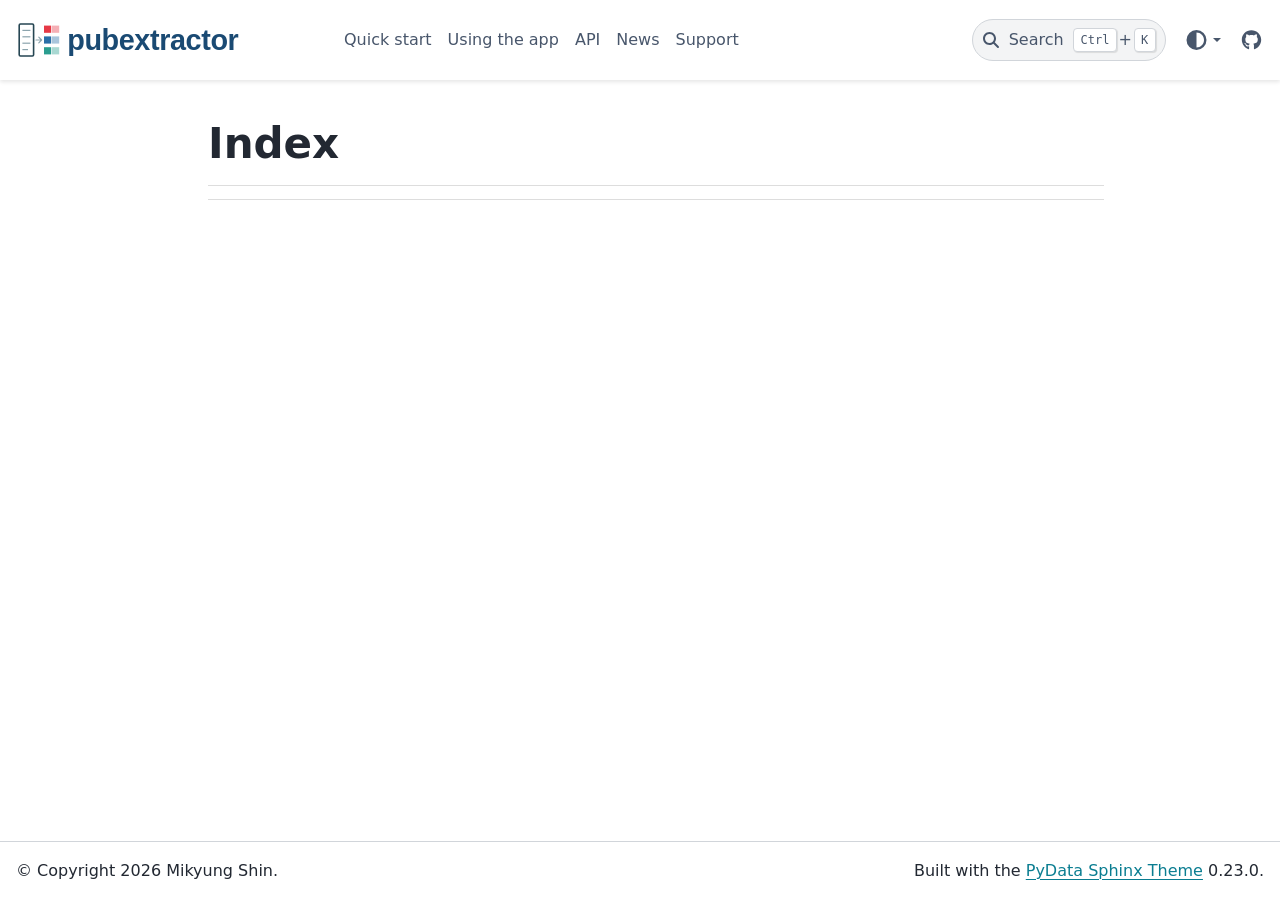
<file: docs/genindex.html>
<!DOCTYPE html>


<html lang="en" data-content_root="./" >

  <head>
    <meta charset="utf-8" />
    <meta name="viewport" content="width=device-width, initial-scale=1.0" />
    <title>Index &#8212; pubextractor</title>
  
  
  
  <script data-cfasync="false">
    document.documentElement.dataset.mode = localStorage.getItem("mode") || "";
    document.documentElement.dataset.theme = localStorage.getItem("theme") || "";
  </script>
  <!--
    this give us a css class that will be invisible only if js is disabled
  -->
  <noscript>
    <style>
      .pst-js-only { display: none !important; }

    </style>
  </noscript>
  
  <!-- Loaded before other Sphinx assets -->
  <link href="_static/styles/theme.css" rel="stylesheet" />
<link href="_static/styles/pydata-sphinx-theme.css" rel="stylesheet" />

    <link rel="stylesheet" type="text/css" href="_static/pygments.css" />
    <link rel="stylesheet" type="text/css" href="_static/custom.css" />
  
  <!-- So that users can add custom icons -->
  <script defer src="_static/scripts/fontawesome.js"></script>
  <!-- Pre-loaded scripts that we'll load fully later -->
  <link rel="preload" as="script" href="_static/scripts/bootstrap.js" />
<link rel="preload" as="script" href="_static/scripts/pydata-sphinx-theme.js" />

    <script src="_static/documentation_options.js"></script>
    <script src="_static/doctools.js"></script>
    <script src="_static/sphinx_highlight.js"></script>
    <script>DOCUMENTATION_OPTIONS.pagename = 'genindex';</script>
    <script>DOCUMENTATION_OPTIONS.search_as_you_type = false;</script>
    <link rel="canonical" href="https://mshin77.github.io/pubextractor/genindex.html" />
    <link rel="index" title="Index" href="#" />
    <link rel="search" title="Search" href="search.html" />
  <meta name="viewport" content="width=device-width, initial-scale=1"/>
  <meta name="color-scheme" content="light dark"/>
  <meta name="docsearch:language" content="en"/>
  <meta name="docsearch:version" content="" />
  
    
    <script src="_static/searchtools.js"></script>
    <script src="_static/language_data.js"></script>
    <script src="searchindex.js"></script>
  
  </head>
  <body data-default-mode="">
  
  
  <div id="pst-skip-link" class="skip-link d-print-none"><a href="#main-content">Skip to main content</a></div>

  
  <div id="pst-scroll-pixel-helper"></div>
  
  <button type="button" class="btn rounded-pill" id="pst-back-to-top">
    <i class="fa-solid fa-arrow-up"></i>Back to top</button>
  
  
  
  
  <dialog id="pst-search-dialog">
    
<form class="bd-search d-flex align-items-center"
      action="search.html"
      method="get">
  <i class="fa-solid fa-magnifying-glass"></i>
  <input type="search"
         class="form-control"
         name="q"
         placeholder="Search the docs ..."
         aria-label="Search the docs ..."
         autocomplete="off"
         autocorrect="off"
         autocapitalize="off"
         spellcheck="false"/>
  <span class="search-button__kbd-shortcut"><kbd class="kbd-shortcut__modifier">Ctrl</kbd>+<kbd>K</kbd></span>
</form>
  </dialog>

  <div class="pst-async-banner-revealer d-none">
  <aside id="bd-header-version-warning" class="d-none d-print-none" aria-label="Version warning"></aside>
</div>

  
    <header id="pst-header" class="bd-header navbar navbar-expand-lg bd-navbar d-print-none">
<div class="bd-header__inner bd-page-width">
  <button type="button" class="pst-navbar-icon sidebar-toggle primary-toggle" aria-label="Site navigation">
    <span class="fa-solid fa-bars"></span>
  </button>
  
  
  <div class="col-lg-3 navbar-header-items__start">
    
      <div class="navbar-item">

  
    
  

<a class="navbar-brand logo" href="index.html">
  
  
  
  
  
    
    
      
    
    
    <img src="_static/logo.svg" class="logo__image only-light" alt="pubextractor - Home"/>
    <img src="_static/logo.svg" class="logo__image only-dark pst-js-only" alt="pubextractor - Home"/>
  
  
</a></div>
    
  </div>
  
  <div class="col-lg-9 navbar-header-items">
    
    <div class="me-auto navbar-header-items__center">
      
        <div class="navbar-item">
<nav>
  <ul class="bd-navbar-elements navbar-nav">
    
<li class="nav-item ">
  <a class="nav-link nav-internal" href="getting-started.html">
    Quick start
  </a>
</li>


<li class="nav-item ">
  <a class="nav-link nav-internal" href="vignettes/using-the-app.html">
    Using the app
  </a>
</li>


<li class="nav-item ">
  <a class="nav-link nav-internal" href="api.html">
    API
  </a>
</li>


<li class="nav-item ">
  <a class="nav-link nav-internal" href="changelog.html">
    News
  </a>
</li>


<li class="nav-item ">
  <a class="nav-link nav-internal" href="support.html">
    Support
  </a>
</li>

  </ul>
</nav></div>
      
    </div>
    
    
    <div class="navbar-header-items__end">
      
        <div class="navbar-item navbar-persistent--container">
          

<button type="button" class="btn search-button-field search-button__button pst-js-only" title="Search" aria-label="Search" data-bs-placement="bottom" data-bs-toggle="tooltip">
 <i class="fa-solid fa-magnifying-glass"></i>
 <span class="search-button__default-text">Search</span>
 <span class="search-button__kbd-shortcut"><kbd class="kbd-shortcut__modifier">Ctrl</kbd>+<kbd class="kbd-shortcut__modifier">K</kbd></span>
</button>
        </div>
      
      
        <div class="navbar-item">

<div class="theme-switch-container dropdown pst-js-only" data-bs-toggle="tooltip" data-bs-placement="bottom" title="Color mode">
  <button type="button" class="btn btn-sm nav-link pst-navbar-icon theme-switch-button dropdown-toggle" aria-label="Color mode" data-bs-toggle="dropdown">
    <i class="theme-switch fa-solid fa-sun fa-lg fa-fw" data-mode="light" title="Light"></i>
    <i class="theme-switch fa-solid fa-moon fa-lg fa-fw" data-mode="dark" title="Dark"></i>
    <i class="theme-switch fa-solid fa-circle-half-stroke fa-lg fa-fw" data-mode="auto" title="System Settings"></i>
  </button>
  <ul class="dropdown-menu dropdown-menu-end">
    <li><button type="button" class="dropdown-item d-flex align-items-center theme-change-button" data-mode="auto"><i class="fa-solid fa-circle-half-stroke fa-lg fa-fw me-1"></i>System Settings</button></li>
    <li><button type="button" class="dropdown-item d-flex align-items-center theme-change-button" data-mode="light"><i class="fa-solid fa-sun fa-lg fa-fw me-1"></i>Light</button></li>
    <li><button type="button" class="dropdown-item d-flex align-items-center theme-change-button" data-mode="dark"><i class="fa-solid fa-moon fa-lg fa-fw me-1"></i>Dark</button></li>
  </ul>
</div></div>
      
        <div class="navbar-item"><ul class="navbar-icon-links"
    aria-label="Icon Links">
        <li class="nav-item">
          
          
          
          
          
          
          
          
          <a href="https://github.com/mshin77/pubextractor" title="GitHub" class="nav-link pst-navbar-icon" rel="noopener" target="_blank" data-bs-toggle="tooltip" data-bs-placement="bottom"><i class="fa-brands fa-github fa-lg" aria-hidden="true"></i><span class="visually-hidden">GitHub</span></a>
        </li>
</ul></div>
      
    </div>
    
  </div>
  
  
    <div class="navbar-persistent--mobile">

<button type="button" class="btn search-button-field search-button__button pst-js-only" title="Search" aria-label="Search" data-bs-placement="bottom" data-bs-toggle="tooltip">
 <i class="fa-solid fa-magnifying-glass"></i>
 <span class="search-button__default-text">Search</span>
 <span class="search-button__kbd-shortcut"><kbd class="kbd-shortcut__modifier">Ctrl</kbd>+<kbd class="kbd-shortcut__modifier">K</kbd></span>
</button>
    </div>
  

  
</div>

    </header>
  

  <div class="bd-container">
    <div class="bd-container__inner bd-page-width">
      
      
      
        
      
      <dialog id="pst-primary-sidebar-modal"></dialog>
      <div id="pst-primary-sidebar" class="bd-sidebar-primary bd-sidebar hide-on-wide">
        

  
  <div class="sidebar-header-items sidebar-primary__section">
    
    
      <div class="sidebar-header-items__center">
        
          
          
            <div class="navbar-item">
<nav>
  <ul class="bd-navbar-elements navbar-nav">
    
<li class="nav-item ">
  <a class="nav-link nav-internal" href="getting-started.html">
    Quick start
  </a>
</li>


<li class="nav-item ">
  <a class="nav-link nav-internal" href="vignettes/using-the-app.html">
    Using the app
  </a>
</li>


<li class="nav-item ">
  <a class="nav-link nav-internal" href="api.html">
    API
  </a>
</li>


<li class="nav-item ">
  <a class="nav-link nav-internal" href="changelog.html">
    News
  </a>
</li>


<li class="nav-item ">
  <a class="nav-link nav-internal" href="support.html">
    Support
  </a>
</li>

  </ul>
</nav></div>
          
        
      </div>
    
    
    
      <div class="sidebar-header-items__end">
        
          <div class="navbar-item">

<div class="theme-switch-container dropdown pst-js-only" data-bs-toggle="tooltip" data-bs-placement="bottom" title="Color mode">
  <button type="button" class="btn btn-sm nav-link pst-navbar-icon theme-switch-button dropdown-toggle" aria-label="Color mode" data-bs-toggle="dropdown">
    <i class="theme-switch fa-solid fa-sun fa-lg fa-fw" data-mode="light" title="Light"></i>
    <i class="theme-switch fa-solid fa-moon fa-lg fa-fw" data-mode="dark" title="Dark"></i>
    <i class="theme-switch fa-solid fa-circle-half-stroke fa-lg fa-fw" data-mode="auto" title="System Settings"></i>
  </button>
  <ul class="dropdown-menu dropdown-menu-end">
    <li><button type="button" class="dropdown-item d-flex align-items-center theme-change-button" data-mode="auto"><i class="fa-solid fa-circle-half-stroke fa-lg fa-fw me-1"></i>System Settings</button></li>
    <li><button type="button" class="dropdown-item d-flex align-items-center theme-change-button" data-mode="light"><i class="fa-solid fa-sun fa-lg fa-fw me-1"></i>Light</button></li>
    <li><button type="button" class="dropdown-item d-flex align-items-center theme-change-button" data-mode="dark"><i class="fa-solid fa-moon fa-lg fa-fw me-1"></i>Dark</button></li>
  </ul>
</div></div>
        
          <div class="navbar-item"><ul class="navbar-icon-links"
    aria-label="Icon Links">
        <li class="nav-item">
          
          
          
          
          
          
          
          
          <a href="https://github.com/mshin77/pubextractor" title="GitHub" class="nav-link pst-navbar-icon" rel="noopener" target="_blank" data-bs-toggle="tooltip" data-bs-placement="bottom"><i class="fa-brands fa-github fa-lg" aria-hidden="true"></i><span class="visually-hidden">GitHub</span></a>
        </li>
</ul></div>
        
      </div>
    
  </div>
  
  
  <div class="sidebar-primary-items__end sidebar-primary__section">
      <div class="sidebar-primary-item">
<div id="ethical-ad-placement"
      class="flat"
      data-ea-publisher="readthedocs"
      data-ea-type="readthedocs-sidebar"
      data-ea-manual="true">
</div></div>
  </div>


      </div>
      
      <main id="main-content" class="bd-main" role="main">
        
        
          <div class="bd-content">
            <div class="bd-article-container">
              
              <div class="bd-header-article d-print-none"></div>
              
              
              
                
<div id="searchbox"></div>
                <article class="bd-article">
                  

<h1 id="index">Index</h1>

<div class="genindex-jumpbox">
 
</div>


                </article>
              
              
              
              
              
            </div>
            
            
              
            
          </div>
          <footer class="bd-footer-content">
            
          </footer>
        
      </main>
    </div>
  </div>
  
  <!-- Scripts loaded after <body> so the DOM is not blocked -->
  <script defer src="_static/scripts/bootstrap.js"></script>
<script defer src="_static/scripts/pydata-sphinx-theme.js"></script>

  <footer class="bd-footer">
<div class="bd-footer__inner bd-page-width">
  
    <div class="footer-items__start">
      
        <div class="footer-item">

  <p class="copyright">
    
      © Copyright 2026 Mikyung Shin.
      <br/>
    
  </p>
</div>
      
    </div>
  
  
  
    <div class="footer-items__end">
      
        <div class="footer-item">
<p class="theme-version">
  <!-- # L10n: Setting the PST URL as an argument as this does not need to be localized -->
  Built with the <a href="https://pydata-sphinx-theme.readthedocs.io/en/stable/index.html">PyData Sphinx Theme</a> 0.23.0.
</p></div>
      
    </div>
  
</div>

  </footer>
  </body>
</html>
</file>
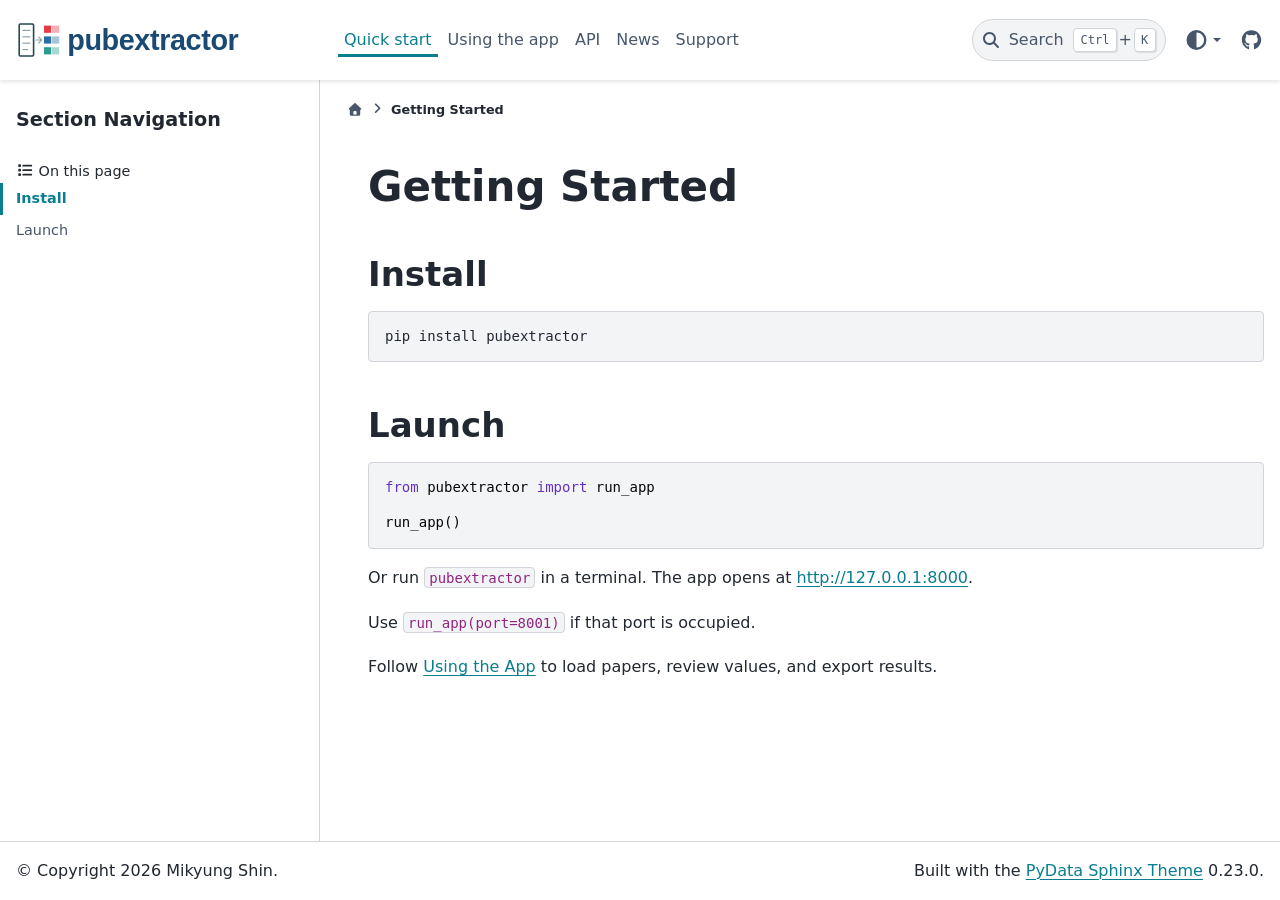
<file: docs/getting-started.html>
<!DOCTYPE html>


<html lang="en" data-content_root="./" >

  <head>
    <meta charset="utf-8" />
    <meta name="viewport" content="width=device-width, initial-scale=1.0" /><meta name="viewport" content="width=device-width, initial-scale=1" />
<meta content="Install pubextractor and run the app or the Python package on your own papers." name="description" />

    <title>Getting Started &#8212; pubextractor</title>
  
  
  
  <script data-cfasync="false">
    document.documentElement.dataset.mode = localStorage.getItem("mode") || "";
    document.documentElement.dataset.theme = localStorage.getItem("theme") || "";
  </script>
  <!--
    this give us a css class that will be invisible only if js is disabled
  -->
  <noscript>
    <style>
      .pst-js-only { display: none !important; }

    </style>
  </noscript>
  
  <!-- Loaded before other Sphinx assets -->
  <link href="_static/styles/theme.css" rel="stylesheet" />
<link href="_static/styles/pydata-sphinx-theme.css" rel="stylesheet" />

    <link rel="stylesheet" type="text/css" href="_static/pygments.css" />
    <link rel="stylesheet" type="text/css" href="_static/custom.css" />
  
  <!-- So that users can add custom icons -->
  <script defer src="_static/scripts/fontawesome.js"></script>
  <!-- Pre-loaded scripts that we'll load fully later -->
  <link rel="preload" as="script" href="_static/scripts/bootstrap.js" />
<link rel="preload" as="script" href="_static/scripts/pydata-sphinx-theme.js" />

    <script src="_static/documentation_options.js"></script>
    <script src="_static/doctools.js"></script>
    <script src="_static/sphinx_highlight.js"></script>
    <script>DOCUMENTATION_OPTIONS.pagename = 'getting-started';</script>
    <script>DOCUMENTATION_OPTIONS.search_as_you_type = false;</script>
    <link rel="canonical" href="https://mshin77.github.io/pubextractor/getting-started.html" />
    <link rel="index" title="Index" href="genindex.html" />
    <link rel="search" title="Search" href="search.html" />
    <link rel="next" title="Using the App" href="vignettes/using-the-app.html" />
    <link rel="prev" title="Extract data from papers" href="index.html" />
  <meta name="viewport" content="width=device-width, initial-scale=1"/>
  <meta name="color-scheme" content="light dark"/>
  <meta name="docsearch:language" content="en"/>
  <meta name="docsearch:version" content="" />
  
    
    <script src="_static/searchtools.js"></script>
    <script src="_static/language_data.js"></script>
    <script src="searchindex.js"></script>
  
  </head>
  <body data-default-mode="">
  
  
  <div id="pst-skip-link" class="skip-link d-print-none"><a href="#main-content">Skip to main content</a></div>

  
  <div id="pst-scroll-pixel-helper"></div>
  
  <button type="button" class="btn rounded-pill" id="pst-back-to-top">
    <i class="fa-solid fa-arrow-up"></i>Back to top</button>
  
  
  
  
  <dialog id="pst-search-dialog">
    
<form class="bd-search d-flex align-items-center"
      action="search.html"
      method="get">
  <i class="fa-solid fa-magnifying-glass"></i>
  <input type="search"
         class="form-control"
         name="q"
         placeholder="Search the docs ..."
         aria-label="Search the docs ..."
         autocomplete="off"
         autocorrect="off"
         autocapitalize="off"
         spellcheck="false"/>
  <span class="search-button__kbd-shortcut"><kbd class="kbd-shortcut__modifier">Ctrl</kbd>+<kbd>K</kbd></span>
</form>
  </dialog>

  <div class="pst-async-banner-revealer d-none">
  <aside id="bd-header-version-warning" class="d-none d-print-none" aria-label="Version warning"></aside>
</div>

  
    <header id="pst-header" class="bd-header navbar navbar-expand-lg bd-navbar d-print-none">
<div class="bd-header__inner bd-page-width">
  <button type="button" class="pst-navbar-icon sidebar-toggle primary-toggle" aria-label="Site navigation">
    <span class="fa-solid fa-bars"></span>
  </button>
  
  
  <div class="col-lg-3 navbar-header-items__start">
    
      <div class="navbar-item">

  
    
  

<a class="navbar-brand logo" href="index.html">
  
  
  
  
  
    
    
      
    
    
    <img src="_static/logo.svg" class="logo__image only-light" alt="pubextractor - Home"/>
    <img src="_static/logo.svg" class="logo__image only-dark pst-js-only" alt="pubextractor - Home"/>
  
  
</a></div>
    
  </div>
  
  <div class="col-lg-9 navbar-header-items">
    
    <div class="me-auto navbar-header-items__center">
      
        <div class="navbar-item">
<nav>
  <ul class="bd-navbar-elements navbar-nav">
    
<li class="nav-item current active">
  <a class="nav-link nav-internal" href="#" aria-current="page">
    Quick start
  </a>
</li>


<li class="nav-item ">
  <a class="nav-link nav-internal" href="vignettes/using-the-app.html">
    Using the app
  </a>
</li>


<li class="nav-item ">
  <a class="nav-link nav-internal" href="api.html">
    API
  </a>
</li>


<li class="nav-item ">
  <a class="nav-link nav-internal" href="changelog.html">
    News
  </a>
</li>


<li class="nav-item ">
  <a class="nav-link nav-internal" href="support.html">
    Support
  </a>
</li>

  </ul>
</nav></div>
      
    </div>
    
    
    <div class="navbar-header-items__end">
      
        <div class="navbar-item navbar-persistent--container">
          

<button type="button" class="btn search-button-field search-button__button pst-js-only" title="Search" aria-label="Search" data-bs-placement="bottom" data-bs-toggle="tooltip">
 <i class="fa-solid fa-magnifying-glass"></i>
 <span class="search-button__default-text">Search</span>
 <span class="search-button__kbd-shortcut"><kbd class="kbd-shortcut__modifier">Ctrl</kbd>+<kbd class="kbd-shortcut__modifier">K</kbd></span>
</button>
        </div>
      
      
        <div class="navbar-item">

<div class="theme-switch-container dropdown pst-js-only" data-bs-toggle="tooltip" data-bs-placement="bottom" title="Color mode">
  <button type="button" class="btn btn-sm nav-link pst-navbar-icon theme-switch-button dropdown-toggle" aria-label="Color mode" data-bs-toggle="dropdown">
    <i class="theme-switch fa-solid fa-sun fa-lg fa-fw" data-mode="light" title="Light"></i>
    <i class="theme-switch fa-solid fa-moon fa-lg fa-fw" data-mode="dark" title="Dark"></i>
    <i class="theme-switch fa-solid fa-circle-half-stroke fa-lg fa-fw" data-mode="auto" title="System Settings"></i>
  </button>
  <ul class="dropdown-menu dropdown-menu-end">
    <li><button type="button" class="dropdown-item d-flex align-items-center theme-change-button" data-mode="auto"><i class="fa-solid fa-circle-half-stroke fa-lg fa-fw me-1"></i>System Settings</button></li>
    <li><button type="button" class="dropdown-item d-flex align-items-center theme-change-button" data-mode="light"><i class="fa-solid fa-sun fa-lg fa-fw me-1"></i>Light</button></li>
    <li><button type="button" class="dropdown-item d-flex align-items-center theme-change-button" data-mode="dark"><i class="fa-solid fa-moon fa-lg fa-fw me-1"></i>Dark</button></li>
  </ul>
</div></div>
      
        <div class="navbar-item"><ul class="navbar-icon-links"
    aria-label="Icon Links">
        <li class="nav-item">
          
          
          
          
          
          
          
          
          <a href="https://github.com/mshin77/pubextractor" title="GitHub" class="nav-link pst-navbar-icon" rel="noopener" target="_blank" data-bs-toggle="tooltip" data-bs-placement="bottom"><i class="fa-brands fa-github fa-lg" aria-hidden="true"></i><span class="visually-hidden">GitHub</span></a>
        </li>
</ul></div>
      
    </div>
    
  </div>
  
  
    <div class="navbar-persistent--mobile">

<button type="button" class="btn search-button-field search-button__button pst-js-only" title="Search" aria-label="Search" data-bs-placement="bottom" data-bs-toggle="tooltip">
 <i class="fa-solid fa-magnifying-glass"></i>
 <span class="search-button__default-text">Search</span>
 <span class="search-button__kbd-shortcut"><kbd class="kbd-shortcut__modifier">Ctrl</kbd>+<kbd class="kbd-shortcut__modifier">K</kbd></span>
</button>
    </div>
  

  
</div>

    </header>
  

  <div class="bd-container">
    <div class="bd-container__inner bd-page-width">
      
      
      
      <dialog id="pst-primary-sidebar-modal"></dialog>
      <div id="pst-primary-sidebar" class="bd-sidebar-primary bd-sidebar">
        

  
  <div class="sidebar-header-items sidebar-primary__section">
    
    
      <div class="sidebar-header-items__center">
        
          
          
            <div class="navbar-item">
<nav>
  <ul class="bd-navbar-elements navbar-nav">
    
<li class="nav-item current active">
  <a class="nav-link nav-internal" href="#" aria-current="page">
    Quick start
  </a>
</li>


<li class="nav-item ">
  <a class="nav-link nav-internal" href="vignettes/using-the-app.html">
    Using the app
  </a>
</li>


<li class="nav-item ">
  <a class="nav-link nav-internal" href="api.html">
    API
  </a>
</li>


<li class="nav-item ">
  <a class="nav-link nav-internal" href="changelog.html">
    News
  </a>
</li>


<li class="nav-item ">
  <a class="nav-link nav-internal" href="support.html">
    Support
  </a>
</li>

  </ul>
</nav></div>
          
        
      </div>
    
    
    
      <div class="sidebar-header-items__end">
        
          <div class="navbar-item">

<div class="theme-switch-container dropdown pst-js-only" data-bs-toggle="tooltip" data-bs-placement="bottom" title="Color mode">
  <button type="button" class="btn btn-sm nav-link pst-navbar-icon theme-switch-button dropdown-toggle" aria-label="Color mode" data-bs-toggle="dropdown">
    <i class="theme-switch fa-solid fa-sun fa-lg fa-fw" data-mode="light" title="Light"></i>
    <i class="theme-switch fa-solid fa-moon fa-lg fa-fw" data-mode="dark" title="Dark"></i>
    <i class="theme-switch fa-solid fa-circle-half-stroke fa-lg fa-fw" data-mode="auto" title="System Settings"></i>
  </button>
  <ul class="dropdown-menu dropdown-menu-end">
    <li><button type="button" class="dropdown-item d-flex align-items-center theme-change-button" data-mode="auto"><i class="fa-solid fa-circle-half-stroke fa-lg fa-fw me-1"></i>System Settings</button></li>
    <li><button type="button" class="dropdown-item d-flex align-items-center theme-change-button" data-mode="light"><i class="fa-solid fa-sun fa-lg fa-fw me-1"></i>Light</button></li>
    <li><button type="button" class="dropdown-item d-flex align-items-center theme-change-button" data-mode="dark"><i class="fa-solid fa-moon fa-lg fa-fw me-1"></i>Dark</button></li>
  </ul>
</div></div>
        
          <div class="navbar-item"><ul class="navbar-icon-links"
    aria-label="Icon Links">
        <li class="nav-item">
          
          
          
          
          
          
          
          
          <a href="https://github.com/mshin77/pubextractor" title="GitHub" class="nav-link pst-navbar-icon" rel="noopener" target="_blank" data-bs-toggle="tooltip" data-bs-placement="bottom"><i class="fa-brands fa-github fa-lg" aria-hidden="true"></i><span class="visually-hidden">GitHub</span></a>
        </li>
</ul></div>
        
      </div>
    
  </div>
  
    <div class="sidebar-primary-items__start sidebar-primary__section">
        <div class="sidebar-primary-item">

<nav class="bd-docs-nav bd-links"
     aria-label="Section Navigation">
  <p class="bd-links__title" role="heading" aria-level="1">Section Navigation</p>
  <div class="bd-toc-item navbar-nav"></div>
</nav></div>
        <div class="sidebar-primary-item">
<div
    id="pst-page-navigation-heading-2"
    class="page-toc tocsection onthispage">
    <i class="fa-solid fa-list"></i> On this page
  </div>
  <nav id="pst-page-toc-nav" class="page-toc" aria-labelledby="pst-page-navigation-heading-2">
    <ul class="pst-show_toc_level nav section-nav flex-column">
<li class="toc-h2 nav-item toc-entry"><a class="reference internal nav-link" href="#install">Install</a></li>
<li class="toc-h2 nav-item toc-entry"><a class="reference internal nav-link" href="#launch">Launch</a></li>
</ul>
  </nav></div>
    </div>
  
  
  <div class="sidebar-primary-items__end sidebar-primary__section">
      <div class="sidebar-primary-item">
<div id="ethical-ad-placement"
      class="flat"
      data-ea-publisher="readthedocs"
      data-ea-type="readthedocs-sidebar"
      data-ea-manual="true">
</div></div>
  </div>


      </div>
      
      <main id="main-content" class="bd-main" role="main">
        
        
          <div class="bd-content">
            <div class="bd-article-container">
              
              <div class="bd-header-article d-print-none">
<div class="header-article-items header-article__inner">
  
    <div class="header-article-items__start">
      
        <div class="header-article-item">

<nav aria-label="Breadcrumb" class="d-print-none">
  <ul class="bd-breadcrumbs">
    
    <li class="breadcrumb-item breadcrumb-home">
      <a href="index.html" class="nav-link" aria-label="Home">
        <i class="fa-solid fa-home"></i>
      </a>
    </li>
    <li class="breadcrumb-item active" aria-current="page"><span class="ellipsis">Getting Started</span></li>
  </ul>
</nav>
</div>
      
    </div>
  
  
</div>
</div>
              
              
              
                
<div id="searchbox"></div>
                <article class="bd-article">
                  
  <section id="getting-started">
<h1>Getting Started<a class="headerlink" href="#getting-started" title="Link to this heading"></a></h1>
<section id="install">
<h2>Install<a class="headerlink" href="#install" title="Link to this heading"></a></h2>
<div class="highlight-bash notranslate"><div class="highlight"><pre><span></span>pip<span class="w"> </span>install<span class="w"> </span>pubextractor
</pre></div>
</div>
</section>
<section id="launch">
<h2>Launch<a class="headerlink" href="#launch" title="Link to this heading"></a></h2>
<div class="highlight-python notranslate"><div class="highlight"><pre><span></span><span class="kn">from</span><span class="w"> </span><span class="nn">pubextractor</span><span class="w"> </span><span class="kn">import</span> <span class="n">run_app</span>

<span class="n">run_app</span><span class="p">()</span>
</pre></div>
</div>
<p>Or run <code class="docutils literal notranslate"><span class="pre">pubextractor</span></code> in a terminal. The app opens at <a class="reference external" href="http://127.0.0.1:8000">http://127.0.0.1:8000</a>.</p>
<p>Use <code class="docutils literal notranslate"><span class="pre">run_app(port=8001)</span></code> if that port is occupied.</p>
<p>Follow <a class="reference internal" href="vignettes/using-the-app.html"><span class="std std-doc">Using the App</span></a> to load papers, review values, and export results.</p>
</section>
</section>


                </article>
              
              
              
              
              
            </div>
            
            
              
            
          </div>
          <footer class="bd-footer-content">
            
          </footer>
        
      </main>
    </div>
  </div>
  
  <!-- Scripts loaded after <body> so the DOM is not blocked -->
  <script defer src="_static/scripts/bootstrap.js"></script>
<script defer src="_static/scripts/pydata-sphinx-theme.js"></script>

  <footer class="bd-footer">
<div class="bd-footer__inner bd-page-width">
  
    <div class="footer-items__start">
      
        <div class="footer-item">

  <p class="copyright">
    
      © Copyright 2026 Mikyung Shin.
      <br/>
    
  </p>
</div>
      
    </div>
  
  
  
    <div class="footer-items__end">
      
        <div class="footer-item">
<p class="theme-version">
  <!-- # L10n: Setting the PST URL as an argument as this does not need to be localized -->
  Built with the <a href="https://pydata-sphinx-theme.readthedocs.io/en/stable/index.html">PyData Sphinx Theme</a> 0.23.0.
</p></div>
      
    </div>
  
</div>

  </footer>
  </body>
</html>
</file>
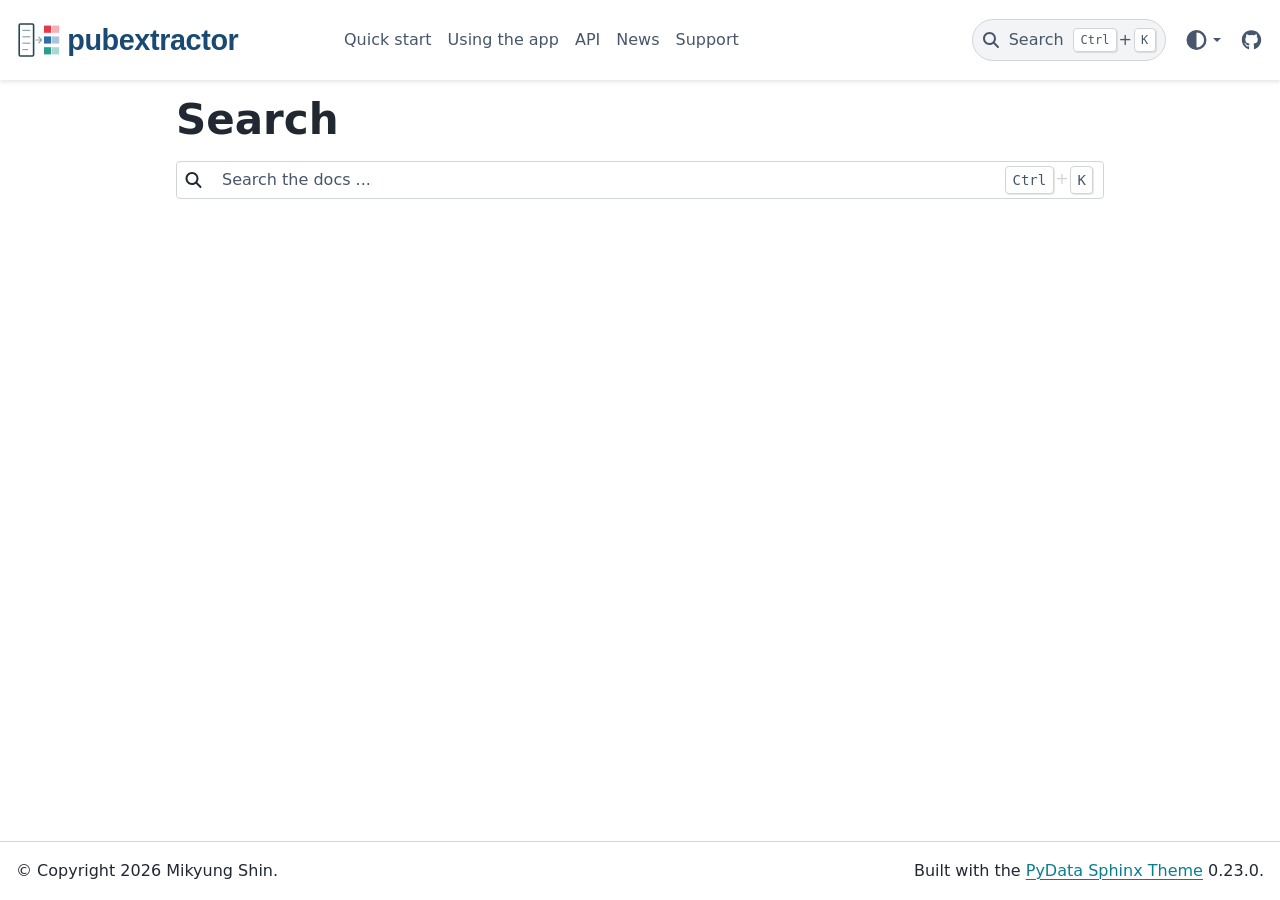
<file: docs/search.html>
<!DOCTYPE html>


<html lang="en" data-content_root="./" >

  <head>
    <meta charset="utf-8" />
    <meta name="viewport" content="width=device-width, initial-scale=1.0" /><title>Search - pubextractor</title>
  
  
  
  <script data-cfasync="false">
    document.documentElement.dataset.mode = localStorage.getItem("mode") || "";
    document.documentElement.dataset.theme = localStorage.getItem("theme") || "";
  </script>
  <!--
    this give us a css class that will be invisible only if js is disabled
  -->
  <noscript>
    <style>
      .pst-js-only { display: none !important; }

    </style>
  </noscript>
  
  <!-- Loaded before other Sphinx assets -->
  <link href="_static/styles/theme.css" rel="stylesheet" />
<link href="_static/styles/pydata-sphinx-theme.css" rel="stylesheet" />

    <link rel="stylesheet" type="text/css" href="_static/pygments.css" />
    <link rel="stylesheet" type="text/css" href="_static/custom.css" />
  
  <!-- So that users can add custom icons -->
  <script defer src="_static/scripts/fontawesome.js"></script>
  <!-- Pre-loaded scripts that we'll load fully later -->
  <link rel="preload" as="script" href="_static/scripts/bootstrap.js" />
<link rel="preload" as="script" href="_static/scripts/pydata-sphinx-theme.js" />

    <script src="_static/documentation_options.js"></script>
    <script src="_static/doctools.js"></script>
    <script src="_static/sphinx_highlight.js"></script>
    <script>DOCUMENTATION_OPTIONS.pagename = 'search';</script>
    <script>DOCUMENTATION_OPTIONS.search_as_you_type = false;</script>
  <script src="_static/searchtools.js"></script>
  <script src="_static/language_data.js"></script>
  <script src="searchindex.js"></script>
    <link rel="canonical" href="https://mshin77.github.io/pubextractor/search.html" />
    <link rel="index" title="Index" href="genindex.html" />
    <link rel="search" title="Search" href="#" />
  <meta name="viewport" content="width=device-width, initial-scale=1"/>
  <meta name="color-scheme" content="light dark"/>
  <meta name="docsearch:language" content="en"/>
  <meta name="docsearch:version" content="" />
  
    
  
  </head>
  <body data-default-mode="">
  
  
  <div id="pst-skip-link" class="skip-link d-print-none"><a href="#main-content">Skip to main content</a></div>

  
  <div id="pst-scroll-pixel-helper"></div>
  
  <button type="button" class="btn rounded-pill" id="pst-back-to-top">
    <i class="fa-solid fa-arrow-up"></i>Back to top</button>
  
  
  
  
  <dialog id="pst-search-dialog">
    
<form class="bd-search d-flex align-items-center"
      action="#"
      method="get">
  <i class="fa-solid fa-magnifying-glass"></i>
  <input type="search"
         class="form-control"
         name="q"
         placeholder="Search the docs ..."
         aria-label="Search the docs ..."
         autocomplete="off"
         autocorrect="off"
         autocapitalize="off"
         spellcheck="false"/>
  <span class="search-button__kbd-shortcut"><kbd class="kbd-shortcut__modifier">Ctrl</kbd>+<kbd>K</kbd></span>
</form>
  </dialog>

  <div class="pst-async-banner-revealer d-none">
  <aside id="bd-header-version-warning" class="d-none d-print-none" aria-label="Version warning"></aside>
</div>

  
    <header id="pst-header" class="bd-header navbar navbar-expand-lg bd-navbar d-print-none">
<div class="bd-header__inner bd-page-width">
  <button type="button" class="pst-navbar-icon sidebar-toggle primary-toggle" aria-label="Site navigation">
    <span class="fa-solid fa-bars"></span>
  </button>
  
  
  <div class="col-lg-3 navbar-header-items__start">
    
      <div class="navbar-item">

  
    
  

<a class="navbar-brand logo" href="index.html">
  
  
  
  
  
    
    
      
    
    
    <img src="_static/logo.svg" class="logo__image only-light" alt="pubextractor - Home"/>
    <img src="_static/logo.svg" class="logo__image only-dark pst-js-only" alt="pubextractor - Home"/>
  
  
</a></div>
    
  </div>
  
  <div class="col-lg-9 navbar-header-items">
    
    <div class="me-auto navbar-header-items__center">
      
        <div class="navbar-item">
<nav>
  <ul class="bd-navbar-elements navbar-nav">
    
<li class="nav-item ">
  <a class="nav-link nav-internal" href="getting-started.html">
    Quick start
  </a>
</li>


<li class="nav-item ">
  <a class="nav-link nav-internal" href="vignettes/using-the-app.html">
    Using the app
  </a>
</li>


<li class="nav-item ">
  <a class="nav-link nav-internal" href="api.html">
    API
  </a>
</li>


<li class="nav-item ">
  <a class="nav-link nav-internal" href="changelog.html">
    News
  </a>
</li>


<li class="nav-item ">
  <a class="nav-link nav-internal" href="support.html">
    Support
  </a>
</li>

  </ul>
</nav></div>
      
    </div>
    
    
    <div class="navbar-header-items__end">
      
        <div class="navbar-item navbar-persistent--container">
          

<button type="button" class="btn search-button-field search-button__button pst-js-only" title="Search" aria-label="Search" data-bs-placement="bottom" data-bs-toggle="tooltip">
 <i class="fa-solid fa-magnifying-glass"></i>
 <span class="search-button__default-text">Search</span>
 <span class="search-button__kbd-shortcut"><kbd class="kbd-shortcut__modifier">Ctrl</kbd>+<kbd class="kbd-shortcut__modifier">K</kbd></span>
</button>
        </div>
      
      
        <div class="navbar-item">

<div class="theme-switch-container dropdown pst-js-only" data-bs-toggle="tooltip" data-bs-placement="bottom" title="Color mode">
  <button type="button" class="btn btn-sm nav-link pst-navbar-icon theme-switch-button dropdown-toggle" aria-label="Color mode" data-bs-toggle="dropdown">
    <i class="theme-switch fa-solid fa-sun fa-lg fa-fw" data-mode="light" title="Light"></i>
    <i class="theme-switch fa-solid fa-moon fa-lg fa-fw" data-mode="dark" title="Dark"></i>
    <i class="theme-switch fa-solid fa-circle-half-stroke fa-lg fa-fw" data-mode="auto" title="System Settings"></i>
  </button>
  <ul class="dropdown-menu dropdown-menu-end">
    <li><button type="button" class="dropdown-item d-flex align-items-center theme-change-button" data-mode="auto"><i class="fa-solid fa-circle-half-stroke fa-lg fa-fw me-1"></i>System Settings</button></li>
    <li><button type="button" class="dropdown-item d-flex align-items-center theme-change-button" data-mode="light"><i class="fa-solid fa-sun fa-lg fa-fw me-1"></i>Light</button></li>
    <li><button type="button" class="dropdown-item d-flex align-items-center theme-change-button" data-mode="dark"><i class="fa-solid fa-moon fa-lg fa-fw me-1"></i>Dark</button></li>
  </ul>
</div></div>
      
        <div class="navbar-item"><ul class="navbar-icon-links"
    aria-label="Icon Links">
        <li class="nav-item">
          
          
          
          
          
          
          
          
          <a href="https://github.com/mshin77/pubextractor" title="GitHub" class="nav-link pst-navbar-icon" rel="noopener" target="_blank" data-bs-toggle="tooltip" data-bs-placement="bottom"><i class="fa-brands fa-github fa-lg" aria-hidden="true"></i><span class="visually-hidden">GitHub</span></a>
        </li>
</ul></div>
      
    </div>
    
  </div>
  
  
    <div class="navbar-persistent--mobile">

<button type="button" class="btn search-button-field search-button__button pst-js-only" title="Search" aria-label="Search" data-bs-placement="bottom" data-bs-toggle="tooltip">
 <i class="fa-solid fa-magnifying-glass"></i>
 <span class="search-button__default-text">Search</span>
 <span class="search-button__kbd-shortcut"><kbd class="kbd-shortcut__modifier">Ctrl</kbd>+<kbd class="kbd-shortcut__modifier">K</kbd></span>
</button>
    </div>
  

  
</div>

    </header>
  

  <div class="bd-container">
    <div class="bd-container__inner bd-page-width">
      
      
      
        
      
      <dialog id="pst-primary-sidebar-modal"></dialog>
      <div id="pst-primary-sidebar" class="bd-sidebar-primary bd-sidebar hide-on-wide">
        

  
  <div class="sidebar-header-items sidebar-primary__section">
    
    
      <div class="sidebar-header-items__center">
        
          
          
            <div class="navbar-item">
<nav>
  <ul class="bd-navbar-elements navbar-nav">
    
<li class="nav-item ">
  <a class="nav-link nav-internal" href="getting-started.html">
    Quick start
  </a>
</li>


<li class="nav-item ">
  <a class="nav-link nav-internal" href="vignettes/using-the-app.html">
    Using the app
  </a>
</li>


<li class="nav-item ">
  <a class="nav-link nav-internal" href="api.html">
    API
  </a>
</li>


<li class="nav-item ">
  <a class="nav-link nav-internal" href="changelog.html">
    News
  </a>
</li>


<li class="nav-item ">
  <a class="nav-link nav-internal" href="support.html">
    Support
  </a>
</li>

  </ul>
</nav></div>
          
        
      </div>
    
    
    
      <div class="sidebar-header-items__end">
        
          <div class="navbar-item">

<div class="theme-switch-container dropdown pst-js-only" data-bs-toggle="tooltip" data-bs-placement="bottom" title="Color mode">
  <button type="button" class="btn btn-sm nav-link pst-navbar-icon theme-switch-button dropdown-toggle" aria-label="Color mode" data-bs-toggle="dropdown">
    <i class="theme-switch fa-solid fa-sun fa-lg fa-fw" data-mode="light" title="Light"></i>
    <i class="theme-switch fa-solid fa-moon fa-lg fa-fw" data-mode="dark" title="Dark"></i>
    <i class="theme-switch fa-solid fa-circle-half-stroke fa-lg fa-fw" data-mode="auto" title="System Settings"></i>
  </button>
  <ul class="dropdown-menu dropdown-menu-end">
    <li><button type="button" class="dropdown-item d-flex align-items-center theme-change-button" data-mode="auto"><i class="fa-solid fa-circle-half-stroke fa-lg fa-fw me-1"></i>System Settings</button></li>
    <li><button type="button" class="dropdown-item d-flex align-items-center theme-change-button" data-mode="light"><i class="fa-solid fa-sun fa-lg fa-fw me-1"></i>Light</button></li>
    <li><button type="button" class="dropdown-item d-flex align-items-center theme-change-button" data-mode="dark"><i class="fa-solid fa-moon fa-lg fa-fw me-1"></i>Dark</button></li>
  </ul>
</div></div>
        
          <div class="navbar-item"><ul class="navbar-icon-links"
    aria-label="Icon Links">
        <li class="nav-item">
          
          
          
          
          
          
          
          
          <a href="https://github.com/mshin77/pubextractor" title="GitHub" class="nav-link pst-navbar-icon" rel="noopener" target="_blank" data-bs-toggle="tooltip" data-bs-placement="bottom"><i class="fa-brands fa-github fa-lg" aria-hidden="true"></i><span class="visually-hidden">GitHub</span></a>
        </li>
</ul></div>
        
      </div>
    
  </div>
  
  
  <div class="sidebar-primary-items__end sidebar-primary__section">
      <div class="sidebar-primary-item">
<div id="ethical-ad-placement"
      class="flat"
      data-ea-publisher="readthedocs"
      data-ea-type="readthedocs-sidebar"
      data-ea-manual="true">
</div></div>
  </div>


      </div>
      
      <main id="main-content" class="bd-main" role="main">
        
        
          <div class="bd-content">
            <div class="bd-article-container">
              
              <div class="bd-header-article d-print-none"></div>
              
              
  <div class="bd-search-container">
    <h1>Search</h1>
    <noscript>
      <div class="admonition error">
        <p class="admonition-title">Error</p>
        <p>Please activate JavaScript to enable the search functionality.</p>
      </div>
    </noscript>
    
<form class="bd-search d-flex align-items-center"
      action="#"
      method="get">
  <i class="fa-solid fa-magnifying-glass"></i>
  <input type="search"
         class="form-control"
         name="q"
         placeholder="Search the docs ..."
         aria-label="Search the docs ..."
         autocomplete="off"
         autocorrect="off"
         autocapitalize="off"
         spellcheck="false"/>
  <span class="search-button__kbd-shortcut"><kbd class="kbd-shortcut__modifier">Ctrl</kbd>+<kbd>K</kbd></span>
</form>
    <div id="search-results"></div>
  </div>
  <script>
    // Activate the search field on page load
    let searchInput = document.querySelector("form.bd-search input");
    if (searchInput) {
        searchInput.focus();
        searchInput.select();
        console.log("[PST]: Set focus on search field.");
    }
  </script>

              
              
              
              
            </div>
            
            
              
            
          </div>
          <footer class="bd-footer-content">
            
          </footer>
        
      </main>
    </div>
  </div>
  
  <!-- Scripts loaded after <body> so the DOM is not blocked -->
  <script defer src="_static/scripts/bootstrap.js"></script>
<script defer src="_static/scripts/pydata-sphinx-theme.js"></script>

  <footer class="bd-footer">
<div class="bd-footer__inner bd-page-width">
  
    <div class="footer-items__start">
      
        <div class="footer-item">

  <p class="copyright">
    
      © Copyright 2026 Mikyung Shin.
      <br/>
    
  </p>
</div>
      
    </div>
  
  
  
    <div class="footer-items__end">
      
        <div class="footer-item">
<p class="theme-version">
  <!-- # L10n: Setting the PST URL as an argument as this does not need to be localized -->
  Built with the <a href="https://pydata-sphinx-theme.readthedocs.io/en/stable/index.html">PyData Sphinx Theme</a> 0.23.0.
</p></div>
      
    </div>
  
</div>

  </footer>
  </body>
</html>
</file>
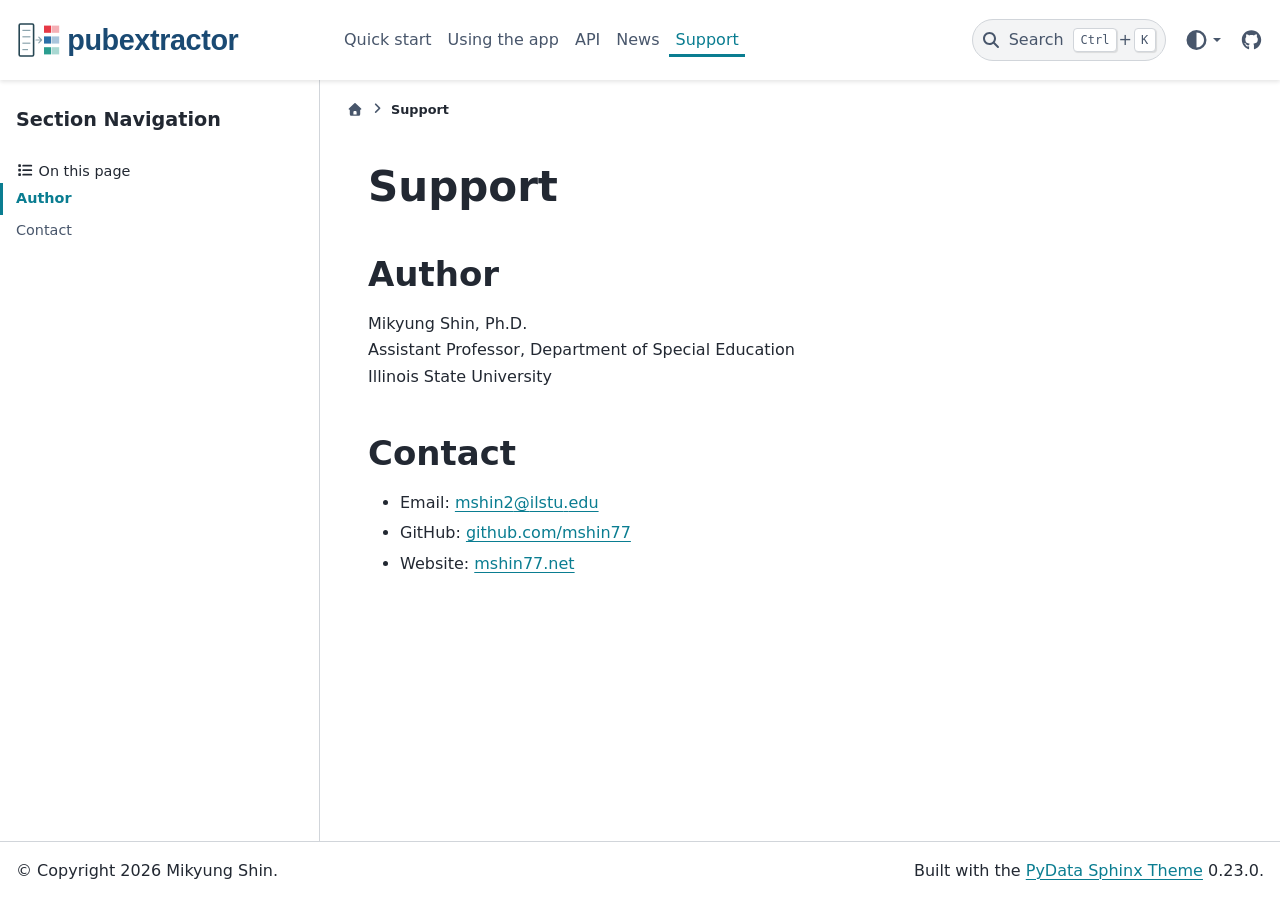
<file: docs/support.html>
<!DOCTYPE html>


<html lang="en" data-content_root="./" >

  <head>
    <meta charset="utf-8" />
    <meta name="viewport" content="width=device-width, initial-scale=1.0" /><meta name="viewport" content="width=device-width, initial-scale=1" />
<meta content="How to get help with pubextractor and report a problem." name="description" />

    <title>Support &#8212; pubextractor</title>
  
  
  
  <script data-cfasync="false">
    document.documentElement.dataset.mode = localStorage.getItem("mode") || "";
    document.documentElement.dataset.theme = localStorage.getItem("theme") || "";
  </script>
  <!--
    this give us a css class that will be invisible only if js is disabled
  -->
  <noscript>
    <style>
      .pst-js-only { display: none !important; }

    </style>
  </noscript>
  
  <!-- Loaded before other Sphinx assets -->
  <link href="_static/styles/theme.css" rel="stylesheet" />
<link href="_static/styles/pydata-sphinx-theme.css" rel="stylesheet" />

    <link rel="stylesheet" type="text/css" href="_static/pygments.css" />
    <link rel="stylesheet" type="text/css" href="_static/custom.css" />
  
  <!-- So that users can add custom icons -->
  <script defer src="_static/scripts/fontawesome.js"></script>
  <!-- Pre-loaded scripts that we'll load fully later -->
  <link rel="preload" as="script" href="_static/scripts/bootstrap.js" />
<link rel="preload" as="script" href="_static/scripts/pydata-sphinx-theme.js" />

    <script src="_static/documentation_options.js"></script>
    <script src="_static/doctools.js"></script>
    <script src="_static/sphinx_highlight.js"></script>
    <script>DOCUMENTATION_OPTIONS.pagename = 'support';</script>
    <script>DOCUMENTATION_OPTIONS.search_as_you_type = false;</script>
    <link rel="canonical" href="https://mshin77.github.io/pubextractor/support.html" />
    <link rel="index" title="Index" href="genindex.html" />
    <link rel="search" title="Search" href="search.html" />
    <link rel="prev" title="Changelog" href="changelog.html" />
  <meta name="viewport" content="width=device-width, initial-scale=1"/>
  <meta name="color-scheme" content="light dark"/>
  <meta name="docsearch:language" content="en"/>
  <meta name="docsearch:version" content="" />
  
    
    <script src="_static/searchtools.js"></script>
    <script src="_static/language_data.js"></script>
    <script src="searchindex.js"></script>
  
  </head>
  <body data-default-mode="">
  
  
  <div id="pst-skip-link" class="skip-link d-print-none"><a href="#main-content">Skip to main content</a></div>

  
  <div id="pst-scroll-pixel-helper"></div>
  
  <button type="button" class="btn rounded-pill" id="pst-back-to-top">
    <i class="fa-solid fa-arrow-up"></i>Back to top</button>
  
  
  
  
  <dialog id="pst-search-dialog">
    
<form class="bd-search d-flex align-items-center"
      action="search.html"
      method="get">
  <i class="fa-solid fa-magnifying-glass"></i>
  <input type="search"
         class="form-control"
         name="q"
         placeholder="Search the docs ..."
         aria-label="Search the docs ..."
         autocomplete="off"
         autocorrect="off"
         autocapitalize="off"
         spellcheck="false"/>
  <span class="search-button__kbd-shortcut"><kbd class="kbd-shortcut__modifier">Ctrl</kbd>+<kbd>K</kbd></span>
</form>
  </dialog>

  <div class="pst-async-banner-revealer d-none">
  <aside id="bd-header-version-warning" class="d-none d-print-none" aria-label="Version warning"></aside>
</div>

  
    <header id="pst-header" class="bd-header navbar navbar-expand-lg bd-navbar d-print-none">
<div class="bd-header__inner bd-page-width">
  <button type="button" class="pst-navbar-icon sidebar-toggle primary-toggle" aria-label="Site navigation">
    <span class="fa-solid fa-bars"></span>
  </button>
  
  
  <div class="col-lg-3 navbar-header-items__start">
    
      <div class="navbar-item">

  
    
  

<a class="navbar-brand logo" href="index.html">
  
  
  
  
  
    
    
      
    
    
    <img src="_static/logo.svg" class="logo__image only-light" alt="pubextractor - Home"/>
    <img src="_static/logo.svg" class="logo__image only-dark pst-js-only" alt="pubextractor - Home"/>
  
  
</a></div>
    
  </div>
  
  <div class="col-lg-9 navbar-header-items">
    
    <div class="me-auto navbar-header-items__center">
      
        <div class="navbar-item">
<nav>
  <ul class="bd-navbar-elements navbar-nav">
    
<li class="nav-item ">
  <a class="nav-link nav-internal" href="getting-started.html">
    Quick start
  </a>
</li>


<li class="nav-item ">
  <a class="nav-link nav-internal" href="vignettes/using-the-app.html">
    Using the app
  </a>
</li>


<li class="nav-item ">
  <a class="nav-link nav-internal" href="api.html">
    API
  </a>
</li>


<li class="nav-item ">
  <a class="nav-link nav-internal" href="changelog.html">
    News
  </a>
</li>


<li class="nav-item current active">
  <a class="nav-link nav-internal" href="#" aria-current="page">
    Support
  </a>
</li>

  </ul>
</nav></div>
      
    </div>
    
    
    <div class="navbar-header-items__end">
      
        <div class="navbar-item navbar-persistent--container">
          

<button type="button" class="btn search-button-field search-button__button pst-js-only" title="Search" aria-label="Search" data-bs-placement="bottom" data-bs-toggle="tooltip">
 <i class="fa-solid fa-magnifying-glass"></i>
 <span class="search-button__default-text">Search</span>
 <span class="search-button__kbd-shortcut"><kbd class="kbd-shortcut__modifier">Ctrl</kbd>+<kbd class="kbd-shortcut__modifier">K</kbd></span>
</button>
        </div>
      
      
        <div class="navbar-item">

<div class="theme-switch-container dropdown pst-js-only" data-bs-toggle="tooltip" data-bs-placement="bottom" title="Color mode">
  <button type="button" class="btn btn-sm nav-link pst-navbar-icon theme-switch-button dropdown-toggle" aria-label="Color mode" data-bs-toggle="dropdown">
    <i class="theme-switch fa-solid fa-sun fa-lg fa-fw" data-mode="light" title="Light"></i>
    <i class="theme-switch fa-solid fa-moon fa-lg fa-fw" data-mode="dark" title="Dark"></i>
    <i class="theme-switch fa-solid fa-circle-half-stroke fa-lg fa-fw" data-mode="auto" title="System Settings"></i>
  </button>
  <ul class="dropdown-menu dropdown-menu-end">
    <li><button type="button" class="dropdown-item d-flex align-items-center theme-change-button" data-mode="auto"><i class="fa-solid fa-circle-half-stroke fa-lg fa-fw me-1"></i>System Settings</button></li>
    <li><button type="button" class="dropdown-item d-flex align-items-center theme-change-button" data-mode="light"><i class="fa-solid fa-sun fa-lg fa-fw me-1"></i>Light</button></li>
    <li><button type="button" class="dropdown-item d-flex align-items-center theme-change-button" data-mode="dark"><i class="fa-solid fa-moon fa-lg fa-fw me-1"></i>Dark</button></li>
  </ul>
</div></div>
      
        <div class="navbar-item"><ul class="navbar-icon-links"
    aria-label="Icon Links">
        <li class="nav-item">
          
          
          
          
          
          
          
          
          <a href="https://github.com/mshin77/pubextractor" title="GitHub" class="nav-link pst-navbar-icon" rel="noopener" target="_blank" data-bs-toggle="tooltip" data-bs-placement="bottom"><i class="fa-brands fa-github fa-lg" aria-hidden="true"></i><span class="visually-hidden">GitHub</span></a>
        </li>
</ul></div>
      
    </div>
    
  </div>
  
  
    <div class="navbar-persistent--mobile">

<button type="button" class="btn search-button-field search-button__button pst-js-only" title="Search" aria-label="Search" data-bs-placement="bottom" data-bs-toggle="tooltip">
 <i class="fa-solid fa-magnifying-glass"></i>
 <span class="search-button__default-text">Search</span>
 <span class="search-button__kbd-shortcut"><kbd class="kbd-shortcut__modifier">Ctrl</kbd>+<kbd class="kbd-shortcut__modifier">K</kbd></span>
</button>
    </div>
  

  
</div>

    </header>
  

  <div class="bd-container">
    <div class="bd-container__inner bd-page-width">
      
      
      
      <dialog id="pst-primary-sidebar-modal"></dialog>
      <div id="pst-primary-sidebar" class="bd-sidebar-primary bd-sidebar">
        

  
  <div class="sidebar-header-items sidebar-primary__section">
    
    
      <div class="sidebar-header-items__center">
        
          
          
            <div class="navbar-item">
<nav>
  <ul class="bd-navbar-elements navbar-nav">
    
<li class="nav-item ">
  <a class="nav-link nav-internal" href="getting-started.html">
    Quick start
  </a>
</li>


<li class="nav-item ">
  <a class="nav-link nav-internal" href="vignettes/using-the-app.html">
    Using the app
  </a>
</li>


<li class="nav-item ">
  <a class="nav-link nav-internal" href="api.html">
    API
  </a>
</li>


<li class="nav-item ">
  <a class="nav-link nav-internal" href="changelog.html">
    News
  </a>
</li>


<li class="nav-item current active">
  <a class="nav-link nav-internal" href="#" aria-current="page">
    Support
  </a>
</li>

  </ul>
</nav></div>
          
        
      </div>
    
    
    
      <div class="sidebar-header-items__end">
        
          <div class="navbar-item">

<div class="theme-switch-container dropdown pst-js-only" data-bs-toggle="tooltip" data-bs-placement="bottom" title="Color mode">
  <button type="button" class="btn btn-sm nav-link pst-navbar-icon theme-switch-button dropdown-toggle" aria-label="Color mode" data-bs-toggle="dropdown">
    <i class="theme-switch fa-solid fa-sun fa-lg fa-fw" data-mode="light" title="Light"></i>
    <i class="theme-switch fa-solid fa-moon fa-lg fa-fw" data-mode="dark" title="Dark"></i>
    <i class="theme-switch fa-solid fa-circle-half-stroke fa-lg fa-fw" data-mode="auto" title="System Settings"></i>
  </button>
  <ul class="dropdown-menu dropdown-menu-end">
    <li><button type="button" class="dropdown-item d-flex align-items-center theme-change-button" data-mode="auto"><i class="fa-solid fa-circle-half-stroke fa-lg fa-fw me-1"></i>System Settings</button></li>
    <li><button type="button" class="dropdown-item d-flex align-items-center theme-change-button" data-mode="light"><i class="fa-solid fa-sun fa-lg fa-fw me-1"></i>Light</button></li>
    <li><button type="button" class="dropdown-item d-flex align-items-center theme-change-button" data-mode="dark"><i class="fa-solid fa-moon fa-lg fa-fw me-1"></i>Dark</button></li>
  </ul>
</div></div>
        
          <div class="navbar-item"><ul class="navbar-icon-links"
    aria-label="Icon Links">
        <li class="nav-item">
          
          
          
          
          
          
          
          
          <a href="https://github.com/mshin77/pubextractor" title="GitHub" class="nav-link pst-navbar-icon" rel="noopener" target="_blank" data-bs-toggle="tooltip" data-bs-placement="bottom"><i class="fa-brands fa-github fa-lg" aria-hidden="true"></i><span class="visually-hidden">GitHub</span></a>
        </li>
</ul></div>
        
      </div>
    
  </div>
  
    <div class="sidebar-primary-items__start sidebar-primary__section">
        <div class="sidebar-primary-item">

<nav class="bd-docs-nav bd-links"
     aria-label="Section Navigation">
  <p class="bd-links__title" role="heading" aria-level="1">Section Navigation</p>
  <div class="bd-toc-item navbar-nav"></div>
</nav></div>
        <div class="sidebar-primary-item">
<div
    id="pst-page-navigation-heading-2"
    class="page-toc tocsection onthispage">
    <i class="fa-solid fa-list"></i> On this page
  </div>
  <nav id="pst-page-toc-nav" class="page-toc" aria-labelledby="pst-page-navigation-heading-2">
    <ul class="pst-show_toc_level nav section-nav flex-column">
<li class="toc-h2 nav-item toc-entry"><a class="reference internal nav-link" href="#author">Author</a></li>
<li class="toc-h2 nav-item toc-entry"><a class="reference internal nav-link" href="#contact">Contact</a></li>
</ul>
  </nav></div>
    </div>
  
  
  <div class="sidebar-primary-items__end sidebar-primary__section">
      <div class="sidebar-primary-item">
<div id="ethical-ad-placement"
      class="flat"
      data-ea-publisher="readthedocs"
      data-ea-type="readthedocs-sidebar"
      data-ea-manual="true">
</div></div>
  </div>


      </div>
      
      <main id="main-content" class="bd-main" role="main">
        
        
          <div class="bd-content">
            <div class="bd-article-container">
              
              <div class="bd-header-article d-print-none">
<div class="header-article-items header-article__inner">
  
    <div class="header-article-items__start">
      
        <div class="header-article-item">

<nav aria-label="Breadcrumb" class="d-print-none">
  <ul class="bd-breadcrumbs">
    
    <li class="breadcrumb-item breadcrumb-home">
      <a href="index.html" class="nav-link" aria-label="Home">
        <i class="fa-solid fa-home"></i>
      </a>
    </li>
    <li class="breadcrumb-item active" aria-current="page"><span class="ellipsis">Support</span></li>
  </ul>
</nav>
</div>
      
    </div>
  
  
</div>
</div>
              
              
              
                
<div id="searchbox"></div>
                <article class="bd-article">
                  
  <section id="support">
<h1>Support<a class="headerlink" href="#support" title="Link to this heading"></a></h1>
<section id="author">
<h2>Author<a class="headerlink" href="#author" title="Link to this heading"></a></h2>
<p>Mikyung Shin, Ph.D.<br />
Assistant Professor, Department of Special Education<br />
Illinois State University</p>
</section>
<section id="contact">
<h2>Contact<a class="headerlink" href="#contact" title="Link to this heading"></a></h2>
<ul class="simple">
<li><p>Email: <a class="reference external" href="mailto:mshin2&#37;&#52;&#48;ilstu&#46;edu">mshin2<span>&#64;</span>ilstu<span>&#46;</span>edu</a></p></li>
<li><p>GitHub: <a class="reference external" href="https://github.com/mshin77">github.com/mshin77</a></p></li>
<li><p>Website: <a class="reference external" href="https://mshin77.net/">mshin77.net</a></p></li>
</ul>
</section>
</section>


                </article>
              
              
              
              
              
            </div>
            
            
              
            
          </div>
          <footer class="bd-footer-content">
            
          </footer>
        
      </main>
    </div>
  </div>
  
  <!-- Scripts loaded after <body> so the DOM is not blocked -->
  <script defer src="_static/scripts/bootstrap.js"></script>
<script defer src="_static/scripts/pydata-sphinx-theme.js"></script>

  <footer class="bd-footer">
<div class="bd-footer__inner bd-page-width">
  
    <div class="footer-items__start">
      
        <div class="footer-item">

  <p class="copyright">
    
      © Copyright 2026 Mikyung Shin.
      <br/>
    
  </p>
</div>
      
    </div>
  
  
  
    <div class="footer-items__end">
      
        <div class="footer-item">
<p class="theme-version">
  <!-- # L10n: Setting the PST URL as an argument as this does not need to be localized -->
  Built with the <a href="https://pydata-sphinx-theme.readthedocs.io/en/stable/index.html">PyData Sphinx Theme</a> 0.23.0.
</p></div>
      
    </div>
  
</div>

  </footer>
  </body>
</html>
</file>
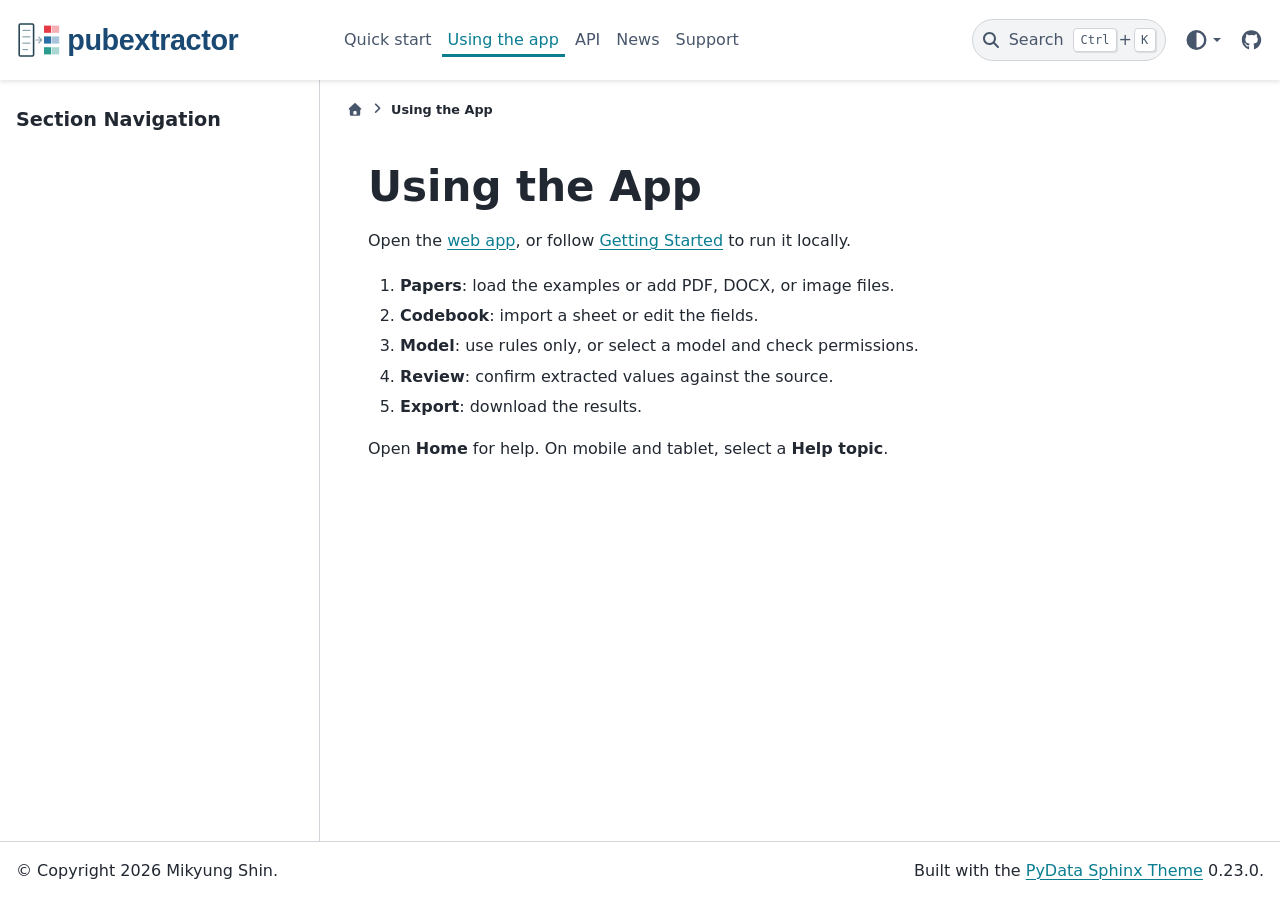
<file: docs/vignettes/using-the-app.html>
<!DOCTYPE html>


<html lang="en" data-content_root="../" >

  <head>
    <meta charset="utf-8" />
    <meta name="viewport" content="width=device-width, initial-scale=1.0" /><meta name="viewport" content="width=device-width, initial-scale=1" />
<meta content="A walk through the pubextractor web app, from adding papers to exporting coded values." name="description" />

    <title>Using the App &#8212; pubextractor</title>
  
  
  
  <script data-cfasync="false">
    document.documentElement.dataset.mode = localStorage.getItem("mode") || "";
    document.documentElement.dataset.theme = localStorage.getItem("theme") || "";
  </script>
  <!--
    this give us a css class that will be invisible only if js is disabled
  -->
  <noscript>
    <style>
      .pst-js-only { display: none !important; }

    </style>
  </noscript>
  
  <!-- Loaded before other Sphinx assets -->
  <link href="../_static/styles/theme.css" rel="stylesheet" />
<link href="../_static/styles/pydata-sphinx-theme.css" rel="stylesheet" />

    <link rel="stylesheet" type="text/css" href="../_static/pygments.css" />
    <link rel="stylesheet" type="text/css" href="../_static/custom.css" />
  
  <!-- So that users can add custom icons -->
  <script defer src="../_static/scripts/fontawesome.js"></script>
  <!-- Pre-loaded scripts that we'll load fully later -->
  <link rel="preload" as="script" href="../_static/scripts/bootstrap.js" />
<link rel="preload" as="script" href="../_static/scripts/pydata-sphinx-theme.js" />

    <script src="../_static/documentation_options.js"></script>
    <script src="../_static/doctools.js"></script>
    <script src="../_static/sphinx_highlight.js"></script>
    <script>DOCUMENTATION_OPTIONS.pagename = 'vignettes/using-the-app';</script>
    <script>DOCUMENTATION_OPTIONS.search_as_you_type = false;</script>
    <link rel="canonical" href="https://mshin77.github.io/pubextractor/vignettes/using-the-app.html" />
    <link rel="index" title="Index" href="../genindex.html" />
    <link rel="search" title="Search" href="../search.html" />
    <link rel="next" title="API Reference" href="../api.html" />
    <link rel="prev" title="Getting Started" href="../getting-started.html" />
  <meta name="viewport" content="width=device-width, initial-scale=1"/>
  <meta name="color-scheme" content="light dark"/>
  <meta name="docsearch:language" content="en"/>
  <meta name="docsearch:version" content="" />
  
    
    <script src="../_static/searchtools.js"></script>
    <script src="../_static/language_data.js"></script>
    <script src="../searchindex.js"></script>
  
  </head>
  <body data-default-mode="">
  
  
  <div id="pst-skip-link" class="skip-link d-print-none"><a href="#main-content">Skip to main content</a></div>

  
  <div id="pst-scroll-pixel-helper"></div>
  
  <button type="button" class="btn rounded-pill" id="pst-back-to-top">
    <i class="fa-solid fa-arrow-up"></i>Back to top</button>
  
  
  
  
  <dialog id="pst-search-dialog">
    
<form class="bd-search d-flex align-items-center"
      action="../search.html"
      method="get">
  <i class="fa-solid fa-magnifying-glass"></i>
  <input type="search"
         class="form-control"
         name="q"
         placeholder="Search the docs ..."
         aria-label="Search the docs ..."
         autocomplete="off"
         autocorrect="off"
         autocapitalize="off"
         spellcheck="false"/>
  <span class="search-button__kbd-shortcut"><kbd class="kbd-shortcut__modifier">Ctrl</kbd>+<kbd>K</kbd></span>
</form>
  </dialog>

  <div class="pst-async-banner-revealer d-none">
  <aside id="bd-header-version-warning" class="d-none d-print-none" aria-label="Version warning"></aside>
</div>

  
    <header id="pst-header" class="bd-header navbar navbar-expand-lg bd-navbar d-print-none">
<div class="bd-header__inner bd-page-width">
  <button type="button" class="pst-navbar-icon sidebar-toggle primary-toggle" aria-label="Site navigation">
    <span class="fa-solid fa-bars"></span>
  </button>
  
  
  <div class="col-lg-3 navbar-header-items__start">
    
      <div class="navbar-item">

  
    
  

<a class="navbar-brand logo" href="../index.html">
  
  
  
  
  
    
    
      
    
    
    <img src="../_static/logo.svg" class="logo__image only-light" alt="pubextractor - Home"/>
    <img src="../_static/logo.svg" class="logo__image only-dark pst-js-only" alt="pubextractor - Home"/>
  
  
</a></div>
    
  </div>
  
  <div class="col-lg-9 navbar-header-items">
    
    <div class="me-auto navbar-header-items__center">
      
        <div class="navbar-item">
<nav>
  <ul class="bd-navbar-elements navbar-nav">
    
<li class="nav-item ">
  <a class="nav-link nav-internal" href="../getting-started.html">
    Quick start
  </a>
</li>


<li class="nav-item current active">
  <a class="nav-link nav-internal" href="#" aria-current="page">
    Using the app
  </a>
</li>


<li class="nav-item ">
  <a class="nav-link nav-internal" href="../api.html">
    API
  </a>
</li>


<li class="nav-item ">
  <a class="nav-link nav-internal" href="../changelog.html">
    News
  </a>
</li>


<li class="nav-item ">
  <a class="nav-link nav-internal" href="../support.html">
    Support
  </a>
</li>

  </ul>
</nav></div>
      
    </div>
    
    
    <div class="navbar-header-items__end">
      
        <div class="navbar-item navbar-persistent--container">
          

<button type="button" class="btn search-button-field search-button__button pst-js-only" title="Search" aria-label="Search" data-bs-placement="bottom" data-bs-toggle="tooltip">
 <i class="fa-solid fa-magnifying-glass"></i>
 <span class="search-button__default-text">Search</span>
 <span class="search-button__kbd-shortcut"><kbd class="kbd-shortcut__modifier">Ctrl</kbd>+<kbd class="kbd-shortcut__modifier">K</kbd></span>
</button>
        </div>
      
      
        <div class="navbar-item">

<div class="theme-switch-container dropdown pst-js-only" data-bs-toggle="tooltip" data-bs-placement="bottom" title="Color mode">
  <button type="button" class="btn btn-sm nav-link pst-navbar-icon theme-switch-button dropdown-toggle" aria-label="Color mode" data-bs-toggle="dropdown">
    <i class="theme-switch fa-solid fa-sun fa-lg fa-fw" data-mode="light" title="Light"></i>
    <i class="theme-switch fa-solid fa-moon fa-lg fa-fw" data-mode="dark" title="Dark"></i>
    <i class="theme-switch fa-solid fa-circle-half-stroke fa-lg fa-fw" data-mode="auto" title="System Settings"></i>
  </button>
  <ul class="dropdown-menu dropdown-menu-end">
    <li><button type="button" class="dropdown-item d-flex align-items-center theme-change-button" data-mode="auto"><i class="fa-solid fa-circle-half-stroke fa-lg fa-fw me-1"></i>System Settings</button></li>
    <li><button type="button" class="dropdown-item d-flex align-items-center theme-change-button" data-mode="light"><i class="fa-solid fa-sun fa-lg fa-fw me-1"></i>Light</button></li>
    <li><button type="button" class="dropdown-item d-flex align-items-center theme-change-button" data-mode="dark"><i class="fa-solid fa-moon fa-lg fa-fw me-1"></i>Dark</button></li>
  </ul>
</div></div>
      
        <div class="navbar-item"><ul class="navbar-icon-links"
    aria-label="Icon Links">
        <li class="nav-item">
          
          
          
          
          
          
          
          
          <a href="https://github.com/mshin77/pubextractor" title="GitHub" class="nav-link pst-navbar-icon" rel="noopener" target="_blank" data-bs-toggle="tooltip" data-bs-placement="bottom"><i class="fa-brands fa-github fa-lg" aria-hidden="true"></i><span class="visually-hidden">GitHub</span></a>
        </li>
</ul></div>
      
    </div>
    
  </div>
  
  
    <div class="navbar-persistent--mobile">

<button type="button" class="btn search-button-field search-button__button pst-js-only" title="Search" aria-label="Search" data-bs-placement="bottom" data-bs-toggle="tooltip">
 <i class="fa-solid fa-magnifying-glass"></i>
 <span class="search-button__default-text">Search</span>
 <span class="search-button__kbd-shortcut"><kbd class="kbd-shortcut__modifier">Ctrl</kbd>+<kbd class="kbd-shortcut__modifier">K</kbd></span>
</button>
    </div>
  

  
</div>

    </header>
  

  <div class="bd-container">
    <div class="bd-container__inner bd-page-width">
      
      
      
      <dialog id="pst-primary-sidebar-modal"></dialog>
      <div id="pst-primary-sidebar" class="bd-sidebar-primary bd-sidebar">
        

  
  <div class="sidebar-header-items sidebar-primary__section">
    
    
      <div class="sidebar-header-items__center">
        
          
          
            <div class="navbar-item">
<nav>
  <ul class="bd-navbar-elements navbar-nav">
    
<li class="nav-item ">
  <a class="nav-link nav-internal" href="../getting-started.html">
    Quick start
  </a>
</li>


<li class="nav-item current active">
  <a class="nav-link nav-internal" href="#" aria-current="page">
    Using the app
  </a>
</li>


<li class="nav-item ">
  <a class="nav-link nav-internal" href="../api.html">
    API
  </a>
</li>


<li class="nav-item ">
  <a class="nav-link nav-internal" href="../changelog.html">
    News
  </a>
</li>


<li class="nav-item ">
  <a class="nav-link nav-internal" href="../support.html">
    Support
  </a>
</li>

  </ul>
</nav></div>
          
        
      </div>
    
    
    
      <div class="sidebar-header-items__end">
        
          <div class="navbar-item">

<div class="theme-switch-container dropdown pst-js-only" data-bs-toggle="tooltip" data-bs-placement="bottom" title="Color mode">
  <button type="button" class="btn btn-sm nav-link pst-navbar-icon theme-switch-button dropdown-toggle" aria-label="Color mode" data-bs-toggle="dropdown">
    <i class="theme-switch fa-solid fa-sun fa-lg fa-fw" data-mode="light" title="Light"></i>
    <i class="theme-switch fa-solid fa-moon fa-lg fa-fw" data-mode="dark" title="Dark"></i>
    <i class="theme-switch fa-solid fa-circle-half-stroke fa-lg fa-fw" data-mode="auto" title="System Settings"></i>
  </button>
  <ul class="dropdown-menu dropdown-menu-end">
    <li><button type="button" class="dropdown-item d-flex align-items-center theme-change-button" data-mode="auto"><i class="fa-solid fa-circle-half-stroke fa-lg fa-fw me-1"></i>System Settings</button></li>
    <li><button type="button" class="dropdown-item d-flex align-items-center theme-change-button" data-mode="light"><i class="fa-solid fa-sun fa-lg fa-fw me-1"></i>Light</button></li>
    <li><button type="button" class="dropdown-item d-flex align-items-center theme-change-button" data-mode="dark"><i class="fa-solid fa-moon fa-lg fa-fw me-1"></i>Dark</button></li>
  </ul>
</div></div>
        
          <div class="navbar-item"><ul class="navbar-icon-links"
    aria-label="Icon Links">
        <li class="nav-item">
          
          
          
          
          
          
          
          
          <a href="https://github.com/mshin77/pubextractor" title="GitHub" class="nav-link pst-navbar-icon" rel="noopener" target="_blank" data-bs-toggle="tooltip" data-bs-placement="bottom"><i class="fa-brands fa-github fa-lg" aria-hidden="true"></i><span class="visually-hidden">GitHub</span></a>
        </li>
</ul></div>
        
      </div>
    
  </div>
  
    <div class="sidebar-primary-items__start sidebar-primary__section">
        <div class="sidebar-primary-item">

<nav class="bd-docs-nav bd-links"
     aria-label="Section Navigation">
  <p class="bd-links__title" role="heading" aria-level="1">Section Navigation</p>
  <div class="bd-toc-item navbar-nav"></div>
</nav></div>
    </div>
  
  
  <div class="sidebar-primary-items__end sidebar-primary__section">
      <div class="sidebar-primary-item">
<div id="ethical-ad-placement"
      class="flat"
      data-ea-publisher="readthedocs"
      data-ea-type="readthedocs-sidebar"
      data-ea-manual="true">
</div></div>
  </div>


      </div>
      
      <main id="main-content" class="bd-main" role="main">
        
        
          <div class="bd-content">
            <div class="bd-article-container">
              
              <div class="bd-header-article d-print-none">
<div class="header-article-items header-article__inner">
  
    <div class="header-article-items__start">
      
        <div class="header-article-item">

<nav aria-label="Breadcrumb" class="d-print-none">
  <ul class="bd-breadcrumbs">
    
    <li class="breadcrumb-item breadcrumb-home">
      <a href="../index.html" class="nav-link" aria-label="Home">
        <i class="fa-solid fa-home"></i>
      </a>
    </li>
    <li class="breadcrumb-item active" aria-current="page"><span class="ellipsis">Using the App</span></li>
  </ul>
</nav>
</div>
      
    </div>
  
  
</div>
</div>
              
              
              
                
<div id="searchbox"></div>
                <article class="bd-article">
                  
  <section id="using-the-app">
<h1>Using the App<a class="headerlink" href="#using-the-app" title="Link to this heading"></a></h1>
<p>Open the <a class="reference external" href="https://www.pubextractor.org">web app</a>, or follow <a class="reference internal" href="../getting-started.html"><span class="std std-doc">Getting Started</span></a> to run it locally.</p>
<ol class="arabic simple">
<li><p><strong>Papers</strong>: load the examples or add PDF, DOCX, or image files.</p></li>
<li><p><strong>Codebook</strong>: import a sheet or edit the fields.</p></li>
<li><p><strong>Model</strong>: use rules only, or select a model and check permissions.</p></li>
<li><p><strong>Review</strong>: confirm extracted values against the source.</p></li>
<li><p><strong>Export</strong>: download the results.</p></li>
</ol>
<p>Open <strong>Home</strong> for help. On mobile and tablet, select a <strong>Help topic</strong>.</p>
</section>


                </article>
              
              
              
              
              
            </div>
            
            
              
            
          </div>
          <footer class="bd-footer-content">
            
          </footer>
        
      </main>
    </div>
  </div>
  
  <!-- Scripts loaded after <body> so the DOM is not blocked -->
  <script defer src="../_static/scripts/bootstrap.js"></script>
<script defer src="../_static/scripts/pydata-sphinx-theme.js"></script>

  <footer class="bd-footer">
<div class="bd-footer__inner bd-page-width">
  
    <div class="footer-items__start">
      
        <div class="footer-item">

  <p class="copyright">
    
      © Copyright 2026 Mikyung Shin.
      <br/>
    
  </p>
</div>
      
    </div>
  
  
  
    <div class="footer-items__end">
      
        <div class="footer-item">
<p class="theme-version">
  <!-- # L10n: Setting the PST URL as an argument as this does not need to be localized -->
  Built with the <a href="https://pydata-sphinx-theme.readthedocs.io/en/stable/index.html">PyData Sphinx Theme</a> 0.23.0.
</p></div>
      
    </div>
  
</div>

  </footer>
  </body>
</html>
</file>
<file: docs/_static/styles/theme.css>
/* Provided by Sphinx's 'basic' theme, and included in the final set of assets */
@import "../basic.css";
</file>
<file: docs/_static/pygments.css>
html[data-theme="light"] .highlight pre { line-height: 125%; }
html[data-theme="light"] .highlight td.linenos .normal { color: inherit; background-color: transparent; padding-left: 5px; padding-right: 5px; }
html[data-theme="light"] .highlight span.linenos { color: inherit; background-color: transparent; padding-left: 5px; padding-right: 5px; }
html[data-theme="light"] .highlight td.linenos .special { color: #000000; background-color: #ffffc0; padding-left: 5px; padding-right: 5px; }
html[data-theme="light"] .highlight span.linenos.special { color: #000000; background-color: #ffffc0; padding-left: 5px; padding-right: 5px; }
html[data-theme="light"] .highlight .hll { background-color: #fae4c2 }
html[data-theme="light"] .highlight { background: #fefefe; color: #080808 }
html[data-theme="light"] .highlight .c { color: #515151 } /* Comment */
html[data-theme="light"] .highlight .err { color: #A12236 } /* Error */
html[data-theme="light"] .highlight .k { color: #6730C5 } /* Keyword */
html[data-theme="light"] .highlight .l { color: #7F4707 } /* Literal */
html[data-theme="light"] .highlight .n { color: #080808 } /* Name */
html[data-theme="light"] .highlight .o { color: #00622F } /* Operator */
html[data-theme="light"] .highlight .p { color: #080808 } /* Punctuation */
html[data-theme="light"] .highlight .ch { color: #515151 } /* Comment.Hashbang */
html[data-theme="light"] .highlight .cm { color: #515151 } /* Comment.Multiline */
html[data-theme="light"] .highlight .cp { color: #515151 } /* Comment.Preproc */
html[data-theme="light"] .highlight .cpf { color: #515151 } /* Comment.PreprocFile */
html[data-theme="light"] .highlight .c1 { color: #515151 } /* Comment.Single */
html[data-theme="light"] .highlight .cs { color: #515151 } /* Comment.Special */
html[data-theme="light"] .highlight .gd { color: #005B82 } /* Generic.Deleted */
html[data-theme="light"] .highlight .ge { font-style: italic } /* Generic.Emph */
html[data-theme="light"] .highlight .gh { color: #005B82 } /* Generic.Heading */
html[data-theme="light"] .highlight .gs { font-weight: bold } /* Generic.Strong */
html[data-theme="light"] .highlight .gu { color: #005B82 } /* Generic.Subheading */
html[data-theme="light"] .highlight .kc { color: #6730C5 } /* Keyword.Constant */
html[data-theme="light"] .highlight .kd { color: #6730C5 } /* Keyword.Declaration */
html[data-theme="light"] .highlight .kn { color: #6730C5 } /* Keyword.Namespace */
html[data-theme="light"] .highlight .kp { color: #6730C5 } /* Keyword.Pseudo */
html[data-theme="light"] .highlight .kr { color: #6730C5 } /* Keyword.Reserved */
html[data-theme="light"] .highlight .kt { color: #7F4707 } /* Keyword.Type */
html[data-theme="light"] .highlight .ld { color: #7F4707 } /* Literal.Date */
html[data-theme="light"] .highlight .m { color: #7F4707 } /* Literal.Number */
html[data-theme="light"] .highlight .s { color: #00622F } /* Literal.String */
html[data-theme="light"] .highlight .na { color: #912583 } /* Name.Attribute */
html[data-theme="light"] .highlight .nb { color: #7F4707 } /* Name.Builtin */
html[data-theme="light"] .highlight .nc { color: #005B82 } /* Name.Class */
html[data-theme="light"] .highlight .no { color: #005B82 } /* Name.Constant */
html[data-theme="light"] .highlight .nd { color: #7F4707 } /* Name.Decorator */
html[data-theme="light"] .highlight .ni { color: #00622F } /* Name.Entity */
html[data-theme="light"] .highlight .ne { color: #6730C5 } /* Name.Exception */
html[data-theme="light"] .highlight .nf { color: #005B82 } /* Name.Function */
html[data-theme="light"] .highlight .nl { color: #7F4707 } /* Name.Label */
html[data-theme="light"] .highlight .nn { color: #080808 } /* Name.Namespace */
html[data-theme="light"] .highlight .nx { color: #080808 } /* Name.Other */
html[data-theme="light"] .highlight .py { color: #005B82 } /* Name.Property */
html[data-theme="light"] .highlight .nt { color: #005B82 } /* Name.Tag */
html[data-theme="light"] .highlight .nv { color: #A12236 } /* Name.Variable */
html[data-theme="light"] .highlight .ow { color: #6730C5 } /* Operator.Word */
html[data-theme="light"] .highlight .pm { color: #080808 } /* Punctuation.Marker */
html[data-theme="light"] .highlight .w { color: #080808 } /* Text.Whitespace */
html[data-theme="light"] .highlight .mb { color: #7F4707 } /* Literal.Number.Bin */
html[data-theme="light"] .highlight .mf { color: #7F4707 } /* Literal.Number.Float */
html[data-theme="light"] .highlight .mh { color: #7F4707 } /* Literal.Number.Hex */
html[data-theme="light"] .highlight .mi { color: #7F4707 } /* Literal.Number.Integer */
html[data-theme="light"] .highlight .mo { color: #7F4707 } /* Literal.Number.Oct */
html[data-theme="light"] .highlight .sa { color: #00622F } /* Literal.String.Affix */
html[data-theme="light"] .highlight .sb { color: #00622F } /* Literal.String.Backtick */
html[data-theme="light"] .highlight .sc { color: #00622F } /* Literal.String.Char */
html[data-theme="light"] .highlight .dl { color: #00622F } /* Literal.String.Delimiter */
html[data-theme="light"] .highlight .sd { color: #00622F } /* Literal.String.Doc */
html[data-theme="light"] .highlight .s2 { color: #00622F } /* Literal.String.Double */
html[data-theme="light"] .highlight .se { color: #00622F } /* Literal.String.Escape */
html[data-theme="light"] .highlight .sh { color: #00622F } /* Literal.String.Heredoc */
html[data-theme="light"] .highlight .si { color: #00622F } /* Literal.String.Interpol */
html[data-theme="light"] .highlight .sx { color: #00622F } /* Literal.String.Other */
html[data-theme="light"] .highlight .sr { color: #A12236 } /* Literal.String.Regex */
html[data-theme="light"] .highlight .s1 { color: #00622F } /* Literal.String.Single */
html[data-theme="light"] .highlight .ss { color: #005B82 } /* Literal.String.Symbol */
html[data-theme="light"] .highlight .bp { color: #7F4707 } /* Name.Builtin.Pseudo */
html[data-theme="light"] .highlight .fm { color: #005B82 } /* Name.Function.Magic */
html[data-theme="light"] .highlight .vc { color: #A12236 } /* Name.Variable.Class */
html[data-theme="light"] .highlight .vg { color: #A12236 } /* Name.Variable.Global */
html[data-theme="light"] .highlight .vi { color: #A12236 } /* Name.Variable.Instance */
html[data-theme="light"] .highlight .vm { color: #7F4707 } /* Name.Variable.Magic */
html[data-theme="light"] .highlight .il { color: #7F4707 } /* Literal.Number.Integer.Long */
html[data-theme="dark"] .highlight pre { line-height: 125%; }
html[data-theme="dark"] .highlight td.linenos .normal { color: inherit; background-color: transparent; padding-left: 5px; padding-right: 5px; }
html[data-theme="dark"] .highlight span.linenos { color: inherit; background-color: transparent; padding-left: 5px; padding-right: 5px; }
html[data-theme="dark"] .highlight td.linenos .special { color: #000000; background-color: #ffffc0; padding-left: 5px; padding-right: 5px; }
html[data-theme="dark"] .highlight span.linenos.special { color: #000000; background-color: #ffffc0; padding-left: 5px; padding-right: 5px; }
html[data-theme="dark"] .highlight .hll { background-color: #ffd9002e }
html[data-theme="dark"] .highlight { background: #2b2b2b; color: #F8F8F2 }
html[data-theme="dark"] .highlight .c { color: #FFD900 } /* Comment */
html[data-theme="dark"] .highlight .err { color: #FFA07A } /* Error */
html[data-theme="dark"] .highlight .k { color: #DCC6E0 } /* Keyword */
html[data-theme="dark"] .highlight .l { color: #FFD900 } /* Literal */
html[data-theme="dark"] .highlight .n { color: #F8F8F2 } /* Name */
html[data-theme="dark"] .highlight .o { color: #ABE338 } /* Operator */
html[data-theme="dark"] .highlight .p { color: #F8F8F2 } /* Punctuation */
html[data-theme="dark"] .highlight .ch { color: #FFD900 } /* Comment.Hashbang */
html[data-theme="dark"] .highlight .cm { color: #FFD900 } /* Comment.Multiline */
html[data-theme="dark"] .highlight .cp { color: #FFD900 } /* Comment.Preproc */
html[data-theme="dark"] .highlight .cpf { color: #FFD900 } /* Comment.PreprocFile */
html[data-theme="dark"] .highlight .c1 { color: #FFD900 } /* Comment.Single */
html[data-theme="dark"] .highlight .cs { color: #FFD900 } /* Comment.Special */
html[data-theme="dark"] .highlight .gd { color: #00E0E0 } /* Generic.Deleted */
html[data-theme="dark"] .highlight .ge { font-style: italic } /* Generic.Emph */
html[data-theme="dark"] .highlight .gh { color: #00E0E0 } /* Generic.Heading */
html[data-theme="dark"] .highlight .gs { font-weight: bold } /* Generic.Strong */
html[data-theme="dark"] .highlight .gu { color: #00E0E0 } /* Generic.Subheading */
html[data-theme="dark"] .highlight .kc { color: #DCC6E0 } /* Keyword.Constant */
html[data-theme="dark"] .highlight .kd { color: #DCC6E0 } /* Keyword.Declaration */
html[data-theme="dark"] .highlight .kn { color: #DCC6E0 } /* Keyword.Namespace */
html[data-theme="dark"] .highlight .kp { color: #DCC6E0 } /* Keyword.Pseudo */
html[data-theme="dark"] .highlight .kr { color: #DCC6E0 } /* Keyword.Reserved */
html[data-theme="dark"] .highlight .kt { color: #FFD900 } /* Keyword.Type */
html[data-theme="dark"] .highlight .ld { color: #FFD900 } /* Literal.Date */
html[data-theme="dark"] .highlight .m { color: #FFD900 } /* Literal.Number */
html[data-theme="dark"] .highlight .s { color: #ABE338 } /* Literal.String */
html[data-theme="dark"] .highlight .na { color: #FFD900 } /* Name.Attribute */
html[data-theme="dark"] .highlight .nb { color: #FFD900 } /* Name.Builtin */
html[data-theme="dark"] .highlight .nc { color: #00E0E0 } /* Name.Class */
html[data-theme="dark"] .highlight .no { color: #00E0E0 } /* Name.Constant */
html[data-theme="dark"] .highlight .nd { color: #FFD900 } /* Name.Decorator */
html[data-theme="dark"] .highlight .ni { color: #ABE338 } /* Name.Entity */
html[data-theme="dark"] .highlight .ne { color: #DCC6E0 } /* Name.Exception */
html[data-theme="dark"] .highlight .nf { color: #00E0E0 } /* Name.Function */
html[data-theme="dark"] .highlight .nl { color: #FFD900 } /* Name.Label */
html[data-theme="dark"] .highlight .nn { color: #F8F8F2 } /* Name.Namespace */
html[data-theme="dark"] .highlight .nx { color: #F8F8F2 } /* Name.Other */
html[data-theme="dark"] .highlight .py { color: #00E0E0 } /* Name.Property */
html[data-theme="dark"] .highlight .nt { color: #00E0E0 } /* Name.Tag */
html[data-theme="dark"] .highlight .nv { color: #FFA07A } /* Name.Variable */
html[data-theme="dark"] .highlight .ow { color: #DCC6E0 } /* Operator.Word */
html[data-theme="dark"] .highlight .pm { color: #F8F8F2 } /* Punctuation.Marker */
html[data-theme="dark"] .highlight .w { color: #F8F8F2 } /* Text.Whitespace */
html[data-theme="dark"] .highlight .mb { color: #FFD900 } /* Literal.Number.Bin */
html[data-theme="dark"] .highlight .mf { color: #FFD900 } /* Literal.Number.Float */
html[data-theme="dark"] .highlight .mh { color: #FFD900 } /* Literal.Number.Hex */
html[data-theme="dark"] .highlight .mi { color: #FFD900 } /* Literal.Number.Integer */
html[data-theme="dark"] .highlight .mo { color: #FFD900 } /* Literal.Number.Oct */
html[data-theme="dark"] .highlight .sa { color: #ABE338 } /* Literal.String.Affix */
html[data-theme="dark"] .highlight .sb { color: #ABE338 } /* Literal.String.Backtick */
html[data-theme="dark"] .highlight .sc { color: #ABE338 } /* Literal.String.Char */
html[data-theme="dark"] .highlight .dl { color: #ABE338 } /* Literal.String.Delimiter */
html[data-theme="dark"] .highlight .sd { color: #ABE338 } /* Literal.String.Doc */
html[data-theme="dark"] .highlight .s2 { color: #ABE338 } /* Literal.String.Double */
html[data-theme="dark"] .highlight .se { color: #ABE338 } /* Literal.String.Escape */
html[data-theme="dark"] .highlight .sh { color: #ABE338 } /* Literal.String.Heredoc */
html[data-theme="dark"] .highlight .si { color: #ABE338 } /* Literal.String.Interpol */
html[data-theme="dark"] .highlight .sx { color: #ABE338 } /* Literal.String.Other */
html[data-theme="dark"] .highlight .sr { color: #FFA07A } /* Literal.String.Regex */
html[data-theme="dark"] .highlight .s1 { color: #ABE338 } /* Literal.String.Single */
html[data-theme="dark"] .highlight .ss { color: #00E0E0 } /* Literal.String.Symbol */
html[data-theme="dark"] .highlight .bp { color: #FFD900 } /* Name.Builtin.Pseudo */
html[data-theme="dark"] .highlight .fm { color: #00E0E0 } /* Name.Function.Magic */
html[data-theme="dark"] .highlight .vc { color: #FFA07A } /* Name.Variable.Class */
html[data-theme="dark"] .highlight .vg { color: #FFA07A } /* Name.Variable.Global */
html[data-theme="dark"] .highlight .vi { color: #FFA07A } /* Name.Variable.Instance */
html[data-theme="dark"] .highlight .vm { color: #FFD900 } /* Name.Variable.Magic */
html[data-theme="dark"] .highlight .il { color: #FFD900 } /* Literal.Number.Integer.Long */
</file>
<file: docs/_static/custom.css>
html {
    --pst-color-link: #2A6FA8;
    --pst-color-link-hover: #1A4A73;
}

.app-actions {
    display: flex;
    flex-wrap: wrap;
    gap: 12px;
    margin: 24px 0 12px;
}
.app-action {
    display: inline-flex;
    align-items: center;
    min-height: 44px;
    padding: 10px 18px;
    border: 1px solid #2A6FA8;
    border-radius: 6px;
    text-decoration: none;
    font-weight: 600;
}
.app-action.primary {
    color: #fff;
    background: #2A6FA8;
}
.app-action.primary:hover {
    color: #fff;
    background: #1A4A73;
}
.review-steps {
    display: grid;
    grid-template-columns: repeat(3, minmax(0, 1fr));
    gap: 20px;
    padding: 24px 0;
    margin: 20px 0 12px;
    border-top: 1px solid var(--pst-color-border);
    border-bottom: 1px solid var(--pst-color-border);
}
.review-steps p {
    margin: 8px 0 0;
}
@media (max-width: 700px) {
    .review-steps {
        grid-template-columns: minmax(0, 1fr);
    }
}

.headerlink::after {
    content: "#";
}
</file>
